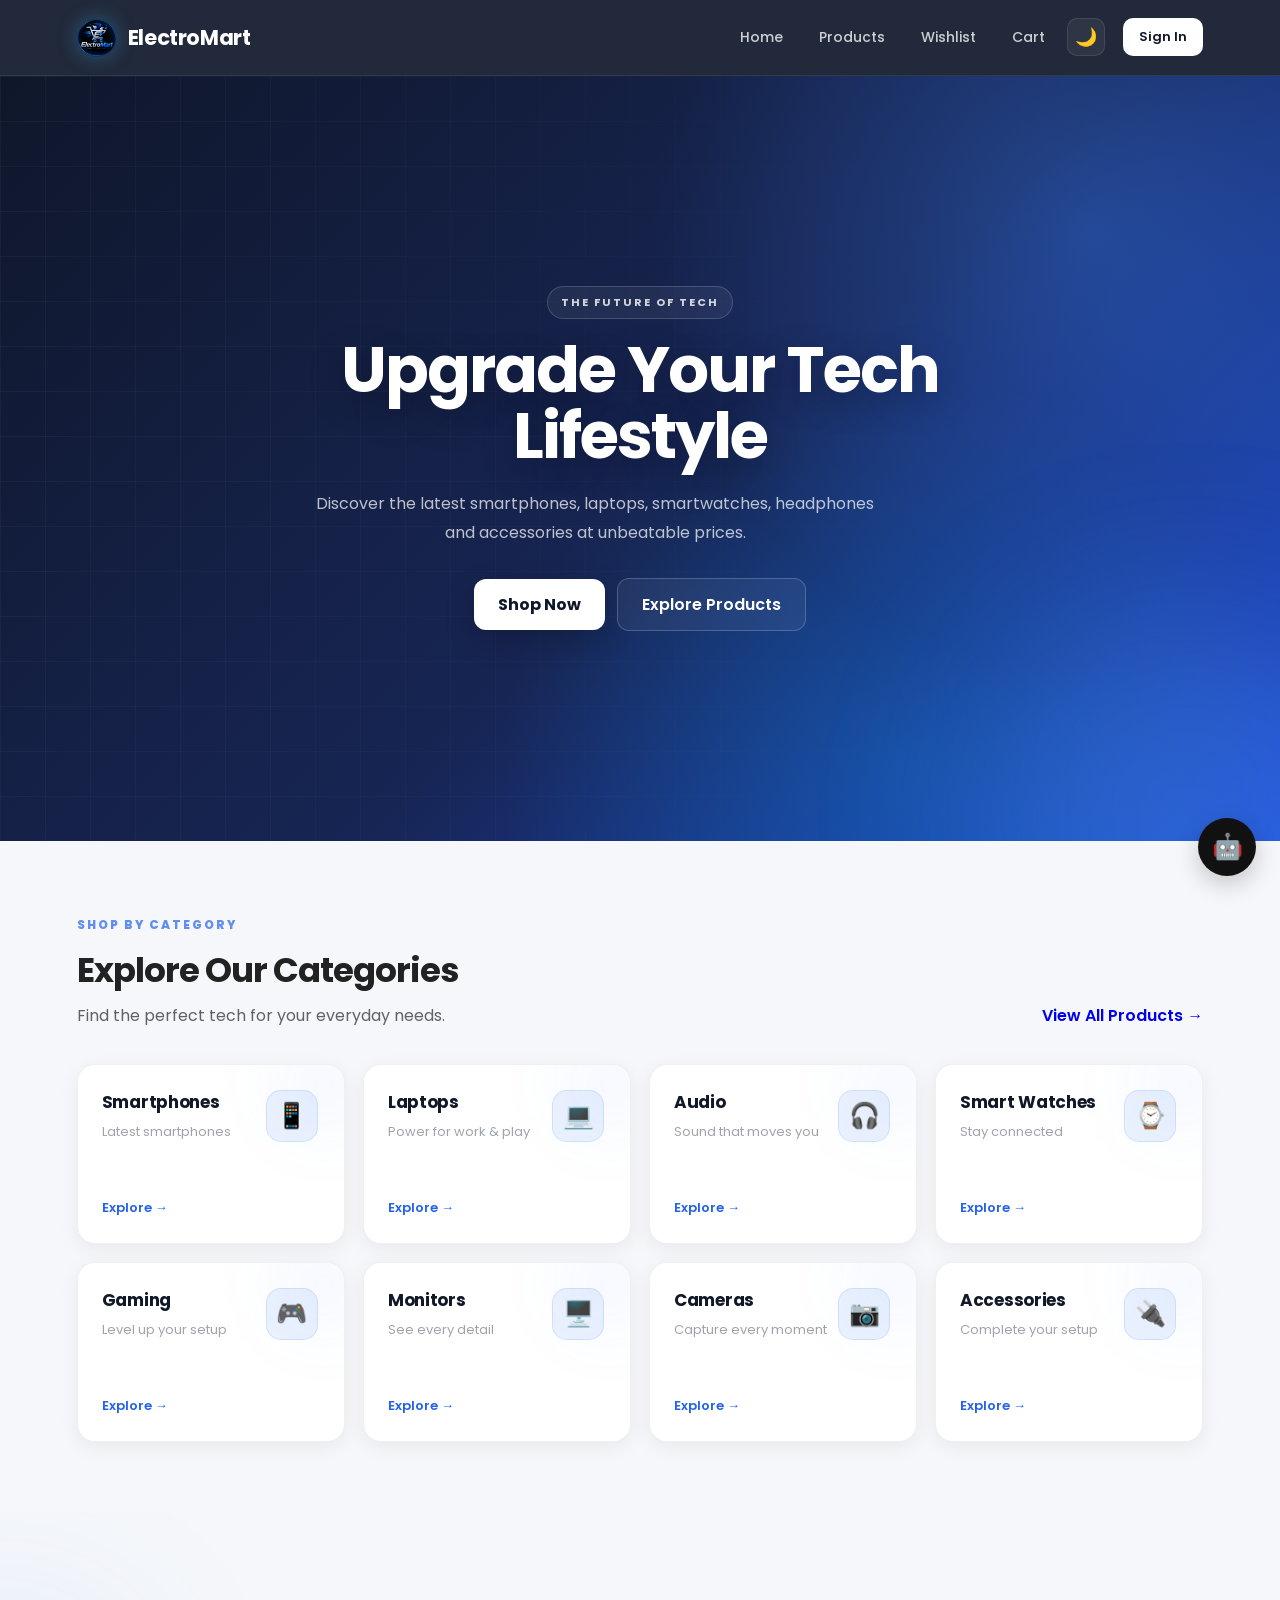
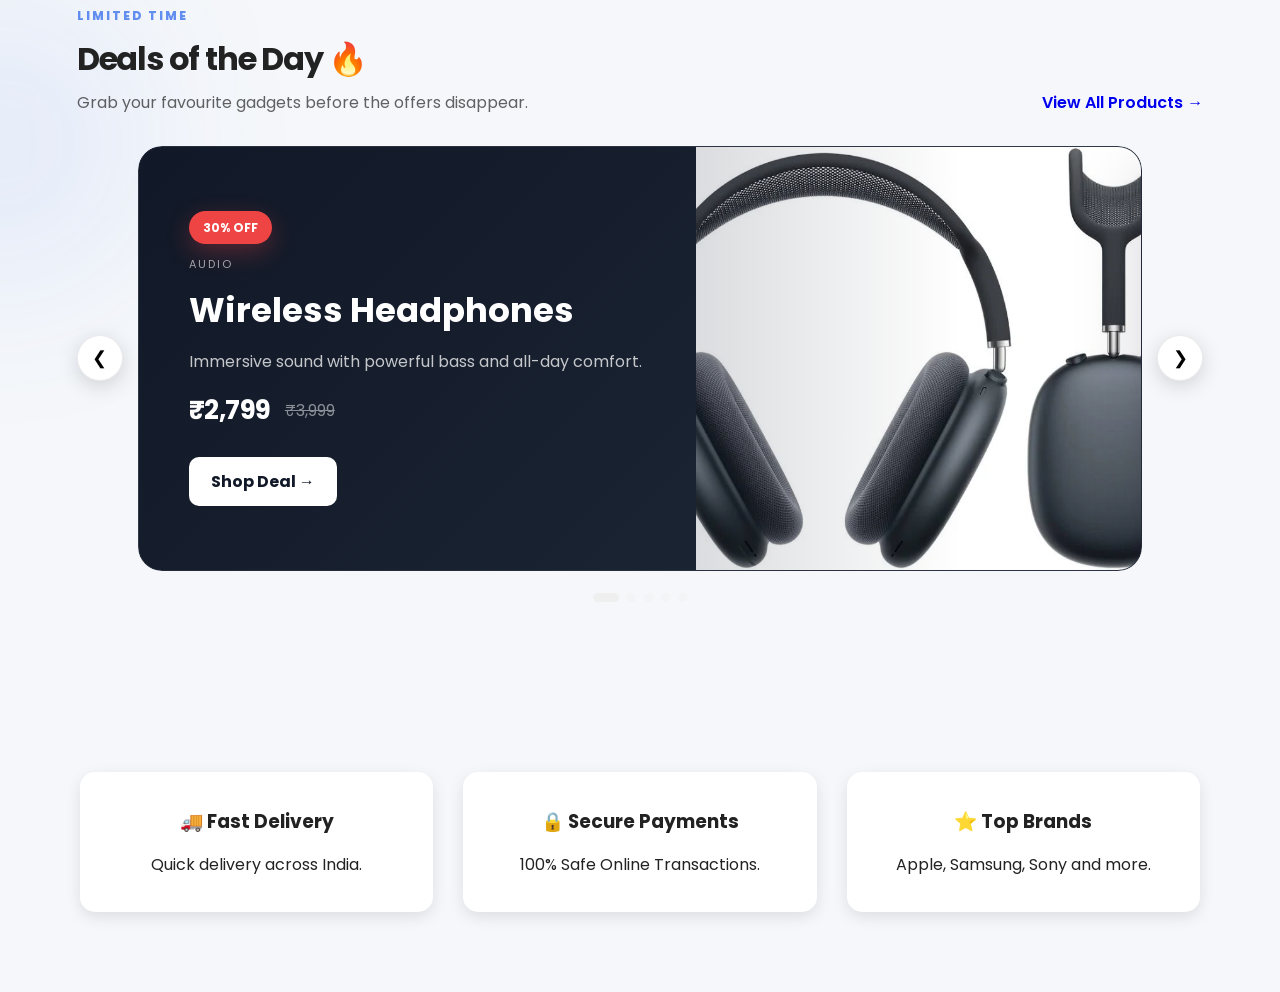
<file: index.html>
<!DOCTYPE html>
<html lang="en">

<head>

    <meta charset="UTF-8">

    <meta name="viewport"
          content="width=device-width, initial-scale=1.0">

    <title>ElectroMart | Home</title>

    <!-- Google Font -->
    <link
        href="https://fonts.googleapis.com/css2?family=Poppins:wght@300;400;500;600;700&display=swap"
        rel="stylesheet"
    >

    <!-- Main CSS -->
    <link rel="stylesheet" href="css/style.css">

    <!-- Responsive CSS -->
    <link rel="stylesheet" href="css/responsive.css">

    <!-- AI Chat CSS -->
    <link rel="stylesheet" href="css/ai-chat.css">

    <!-- Favicon -->
    <link
        rel="icon"
        type="image/png"
        href="images/electromart-logo.png"
    >

</head>


<body>


<!-- =================== NAVBAR =================== -->

<header>

    <nav class="navbar">

        <div class="logo">

            <img
                src="images/electromart-logo.png"
                alt="ElectroMart Logo"
            >

            <span>ElectroMart</span>

        </div>


        <ul class="nav-links">

            <li>
                <a href="index.html">
                    Home
                </a>
            </li>


            <li>
                <a href="products.html">
                    Products
                </a>
            </li>


            <li>
                <a href="wishlist.html">
                    Wishlist
                </a>
            </li>


            <li>
                <a href="cart.html">
                    Cart
                    <span id="cart-count">0</span>
                </a>
            </li>


            <!-- PROFILE -->

            <li id="profile-nav-item">

                <a href="profile.html">
                    Profile
                </a>

            </li>


            <li>

                <button
                    id="theme-toggle"
                    class="theme-toggle"
                    type="button"
                >
                    🌙
                </button>

            </li>


            <!-- SIGN IN / SIGN OUT -->

            <li
                id="auth-nav-item"
                class="signout-item"
            >

                <button
                    type="button"
                    id="auth-nav-button"
                    class="signout-btn"
                >
                    Sign Out
                </button>

            </li>

        </ul>

    </nav>

</header>


<!-- ================= HERO ================= -->

<section class="hero">

    <div class="hero-content">

        <h1>
            Upgrade Your Tech Lifestyle
        </h1>

        <p>
            Discover the latest smartphones, laptops,
            smartwatches, headphones and accessories
            at unbeatable prices.
        </p>


        <div class="hero-buttons">

            <a
                href="products.html"
                class="btn btn-primary"
            >
                Shop Now
            </a>


            <a
                href="products.html"
                class="btn btn-secondary"
            >
                Explore Products
            </a>

        </div>

    </div>

</section>


<!-- ================= CATEGORIES ================= -->

<section class="categories-section">

    <div class="section-heading">

        <div>

            <span class="section-label">
                SHOP BY CATEGORY
            </span>

            <h2>
                Explore Our Categories
            </h2>

            <p>
                Find the perfect tech for your everyday needs.
            </p>

        </div>


        <a
            href="products.html"
            class="view-all-btn"
        >
            View All Products →
        </a>

    </div>


    <div class="categories-grid">


        <!-- SMARTPHONES -->

        <a
            href="products.html?category=smartphones"
            class="category-card"
        >

            <div class="category-icon">
                📱
            </div>

            <h3>
                Smartphones
            </h3>

            <p>
                Latest smartphones
            </p>

            <span>
                Explore →
            </span>

        </a>


        <!-- LAPTOPS -->

        <a
            href="products.html?category=laptops"
            class="category-card"
        >

            <div class="category-icon">
                💻
            </div>

            <h3>
                Laptops
            </h3>

            <p>
                Power for work & play
            </p>

            <span>
                Explore →
            </span>

        </a>


        <!-- AUDIO -->

        <a
            href="products.html?category=audio"
            class="category-card"
        >

            <div class="category-icon">
                🎧
            </div>

            <h3>
                Audio
            </h3>

            <p>
                Sound that moves you
            </p>

            <span>
                Explore →
            </span>

        </a>


        <!-- SMARTWATCHES -->

        <a
            href="products.html?category=smartwatches"
            class="category-card"
        >

            <div class="category-icon">
                ⌚
            </div>

            <h3>
                Smart Watches
            </h3>

            <p>
                Stay connected
            </p>

            <span>
                Explore →
            </span>

        </a>


        <!-- GAMING -->

        <a
            href="products.html?category=gaming"
            class="category-card"
        >

            <div class="category-icon">
                🎮
            </div>

            <h3>
                Gaming
            </h3>

            <p>
                Level up your setup
            </p>

            <span>
                Explore →
            </span>

        </a>


        <!-- MONITORS -->

        <a
            href="products.html?category=monitors"
            class="category-card"
        >

            <div class="category-icon">
                🖥️
            </div>

            <h3>
                Monitors
            </h3>

            <p>
                See every detail
            </p>

            <span>
                Explore →
            </span>

        </a>


        <!-- CAMERAS -->

        <a
            href="products.html?category=cameras"
            class="category-card"
        >

            <div class="category-icon">
                📷
            </div>

            <h3>
                Cameras
            </h3>

            <p>
                Capture every moment
            </p>

            <span>
                Explore →
            </span>

        </a>


        <!-- ACCESSORIES -->

        <a
            href="products.html?category=accessories"
            class="category-card"
        >

            <div class="category-icon">
                🔌
            </div>

            <h3>
                Accessories
            </h3>

            <p>
                Complete your setup
            </p>

            <span>
                Explore →
            </span>

        </a>

    </div>

</section>


<!-- ================= DEALS CAROUSEL ================= -->

<section class="deals-section">

    <div class="section-heading">

        <div>

            <span class="section-label">
                LIMITED TIME
            </span>

            <h2>
                Deals of the Day 🔥
            </h2>

            <p>
                Grab your favourite gadgets before
                the offers disappear.
            </p>

        </div>


        <a
            href="products.html"
            class="view-all-btn"
        >
            View All Products →
        </a>

    </div>


    <div class="deals-carousel">

        <button
            class="carousel-btn carousel-prev"
            id="deal-prev"
            aria-label="Previous deal"
        >
            ❮
        </button>


        <div class="deals-track-wrapper">

            <div
                class="deals-track"
                id="deals-track"
            >


                <!-- DEAL 1 -->

                <article class="deal-card">

                    <div class="deal-content">

                        <span class="deal-tag">
                            30% OFF
                        </span>

                        <span class="deal-category">
                            AUDIO
                        </span>

                        <h3>
                            Wireless Headphones
                        </h3>

                        <p>
                            Immersive sound with powerful
                            bass and all-day comfort.
                        </p>

                        <div class="deal-price">

                            <strong>
                                ₹2,799
                            </strong>

                            <del>
                                ₹3,999
                            </del>

                        </div>

                        <a
                            href="products.html?category=audio"
                            class="deal-btn"
                        >
                            Shop Deal →
                        </a>

                    </div>


                    <div class="deal-image">

                        <img
                            src="images/headphones.jpg"
                            alt="Wireless Headphones"
                        >

                    </div>

                </article>


                <!-- DEAL 2 -->

                <article class="deal-card">

                    <div class="deal-content">

                        <span class="deal-tag">
                            25% OFF
                        </span>

                        <span class="deal-category">
                            SMART TECH
                        </span>

                        <h3>
                            Premium Smartwatch
                        </h3>

                        <p>
                            Track your fitness, calls and
                            everyday activities in style.
                        </p>

                        <div class="deal-price">

                            <strong>
                                ₹3,749
                            </strong>

                            <del>
                                ₹4,999
                            </del>

                        </div>

                        <a
                            href="products.html?category=smartwatches"
                            class="deal-btn"
                        >
                            Shop Deal →
                        </a>

                    </div>


                    <div class="deal-image">

                        <img
                            src="images/smartwatch.jpg"
                            alt="Smartwatch"
                        >

                    </div>

                </article>


                <!-- DEAL 3 -->

                <article class="deal-card">

                    <div class="deal-content">

                        <span class="deal-tag">
                            20% OFF
                        </span>

                        <span class="deal-category">
                            COMPUTING
                        </span>

                        <h3>
                            Premium Laptop
                        </h3>

                        <p>
                            Powerful performance for work,
                            creativity and entertainment.
                        </p>

                        <div class="deal-price">

                            <strong>
                                ₹59,999
                            </strong>

                            <del>
                                ₹74,999
                            </del>

                        </div>

                        <a
                            href="products.html?category=laptops"
                            class="deal-btn"
                        >
                            Shop Deal →
                        </a>

                    </div>


                    <div class="deal-image">

                        <img
                            src="images/laptop.jpg"
                            alt="Laptop"
                        >

                    </div>

                </article>


                <!-- DEAL 4 -->

                <article class="deal-card">

                    <div class="deal-content">

                        <span class="deal-tag">
                            35% OFF
                        </span>

                        <span class="deal-category">
                            GAMING
                        </span>

                        <h3>
                            Mechanical Keyboard
                        </h3>

                        <p>
                            Fast response, satisfying switches
                            and a premium gaming feel.
                        </p>

                        <div class="deal-price">

                            <strong>
                                ₹2,599
                            </strong>

                            <del>
                                ₹3,999
                            </del>

                        </div>

                        <a
                            href="products.html?category=gaming"
                            class="deal-btn"
                        >
                            Shop Deal →
                        </a>

                    </div>


                    <div class="deal-image">

                        <img
                            src="images/mechanical-keyboard.jpg"
                            alt="Mechanical Keyboard"
                        >

                    </div>

                </article>


                <!-- DEAL 5 -->

                <article class="deal-card">

                    <div class="deal-content">

                        <span class="deal-tag">
                            40% OFF
                        </span>

                        <span class="deal-category">
                            ACCESSORIES
                        </span>

                        <h3>
                            Wireless Mouse
                        </h3>

                        <p>
                            Smooth precision and ergonomic
                            comfort for everyday use.
                        </p>

                        <div class="deal-price">

                            <strong>
                                ₹899
                            </strong>

                            <del>
                                ₹1,499
                            </del>

                        </div>

                        <a
                            href="products.html?category=accessories"
                            class="deal-btn"
                        >
                            Shop Deal →
                        </a>

                    </div>


                    <div class="deal-image">

                        <img
                            src="images/wireless-mouse.jpg"
                            alt="Wireless Mouse"
                        >

                    </div>

                </article>

            </div>

        </div>


        <button
            class="carousel-btn carousel-next"
            id="deal-next"
            aria-label="Next deal"
        >
            ❯
        </button>

    </div>


    <div
        class="carousel-dots"
        id="carousel-dots"
    >

        <button
            class="carousel-dot active"
            data-slide="0"
            aria-label="Go to deal 1"
        ></button>

        <button
            class="carousel-dot"
            data-slide="1"
            aria-label="Go to deal 2"
        ></button>

        <button
            class="carousel-dot"
            data-slide="2"
            aria-label="Go to deal 3"
        ></button>

        <button
            class="carousel-dot"
            data-slide="3"
            aria-label="Go to deal 4"
        ></button>

        <button
            class="carousel-dot"
            data-slide="4"
            aria-label="Go to deal 5"
        ></button>

    </div>

</section>


<!-- ================= FEATURES ================= -->

<section class="features">

    <div class="feature-box">

        <h3>
            🚚 Fast Delivery
        </h3>

        <p>
            Quick delivery across India.
        </p>

    </div>


    <div class="feature-box">

        <h3>
            🔒 Secure Payments
        </h3>

        <p>
            100% Safe Online Transactions.
        </p>

    </div>


    <div class="feature-box">

        <h3>
            ⭐ Top Brands
        </h3>

        <p>
            Apple, Samsung, Sony and more.
        </p>

    </div>

</section>


<!-- =========================================================
     ELECTROMART AI CHAT
========================================================= -->

<!-- Floating AI Chat Button -->

<button
    type="button"
    class="ai-chat-button"
    id="ai-chat-button"
    aria-label="Open ElectroMart AI assistant"
    title="ElectroMart AI"
>
    🤖
</button>


<!-- AI Chat Window -->

<div
    class="ai-chat-window"
    id="ai-chat-window"
    aria-hidden="true"
>


    <!-- CHAT HEADER -->

    <div class="ai-chat-header">

        <div class="ai-chat-header-left">

            <div class="ai-chat-avatar">
                🤖
            </div>


            <div class="ai-chat-title">

                <strong>
                    ElectroMart AI
                </strong>

                <span>
                    Shopping Assistant
                </span>

            </div>

        </div>


        <button
            type="button"
            class="ai-chat-close"
            id="ai-chat-close"
            aria-label="Close chat"
        >
            ×
        </button>

    </div>


    <!-- CHAT MESSAGES -->

    <div
        class="ai-chat-messages"
        id="ai-chat-messages"
        aria-live="polite"
    >

        <div class="ai-message">
            👋 Hi! I'm ElectroMart AI. How can I help you find the right gadget today?
        </div>

    </div>


    <!-- QUICK SUGGESTIONS -->

    <div
        class="ai-chat-suggestions"
        id="ai-chat-suggestions"
    >

        <button
            type="button"
            data-message="Show me the best laptops"
        >
            💻 Best Laptops
        </button>

        <button
            type="button"
            data-message="Show me headphones"
        >
            🎧 Headphones
        </button>

        <button
            type="button"
            data-message="What are today's deals?"
        >
            🔥 Today's Deals
        </button>

        <button
            type="button"
            data-message="Help me choose a product"
        >
            🛍️ Help Me Choose
        </button>

    </div>


    <!-- INPUT AREA -->

    <form
        class="ai-chat-input-area"
        id="ai-chat-form"
    >

        <input
            type="text"
            class="ai-chat-input"
            id="ai-chat-input"
            placeholder="Ask about our products..."
            autocomplete="off"
            aria-label="Ask ElectroMart AI"
        >


        <button
            type="submit"
            class="ai-chat-send"
            id="ai-chat-send"
            aria-label="Send message"
        >
            ➤
        </button>

    </form>

</div>


<!-- ================= JAVASCRIPT ================= -->

<script src="css/js/main.js"></script>

<script src="css/js/deals.js"></script>

<!-- AI Chat JavaScript -->
<script src="css/js/ai-chat.js"></script>


</body>

</html>
</file>
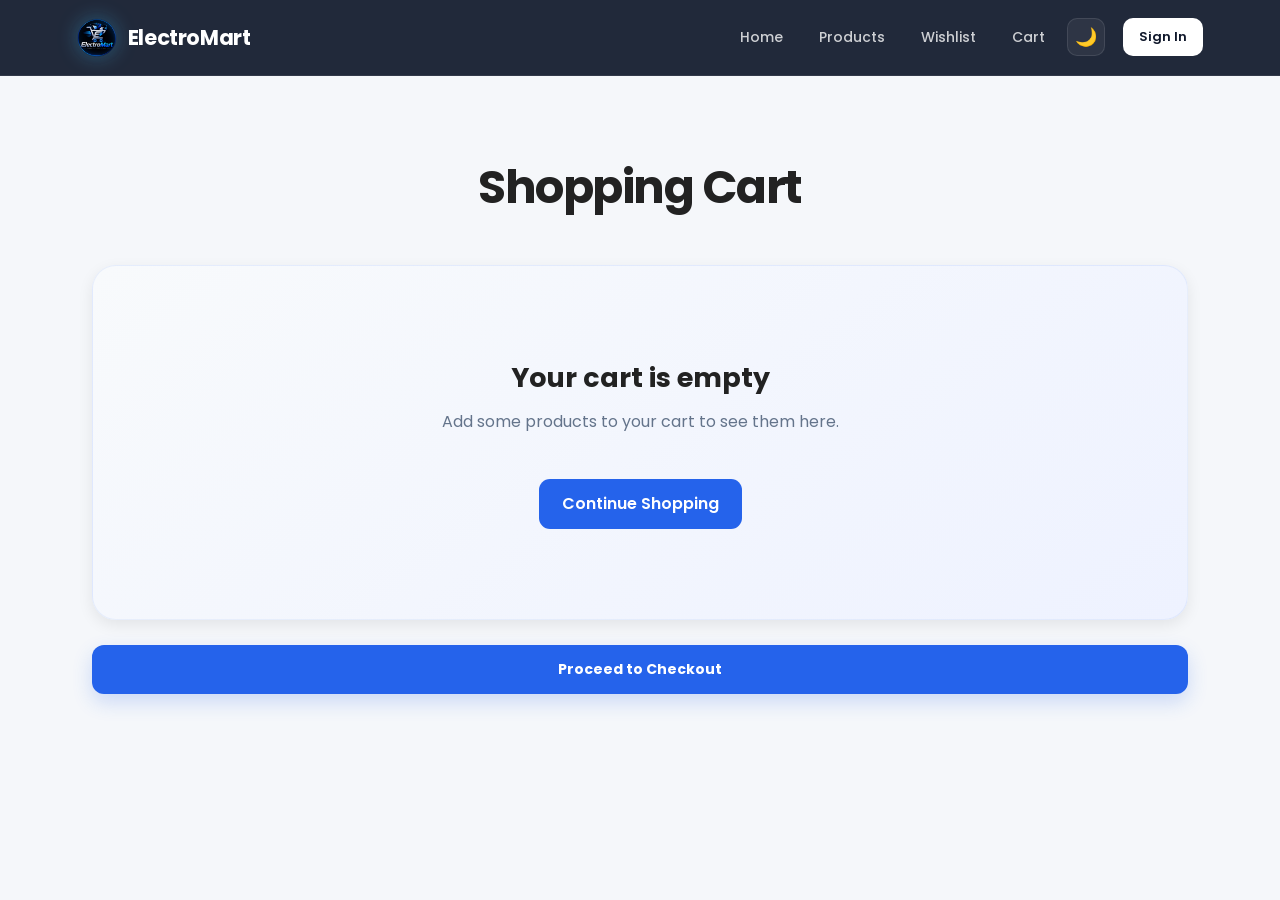
<file: cart.html>
<!DOCTYPE html>
<html lang="en">

<head>

    <meta charset="UTF-8">

    <meta name="viewport" content="width=device-width, initial-scale=1.0">

    <title>ElectroMart | Cart</title>

    <link href="https://fonts.googleapis.com/css2?family=Poppins:wght@300;400;500;600;700&display=swap"
        rel="stylesheet">

    <link rel="stylesheet" href="css/style.css">
    <link rel="stylesheet" href="css/responsive.css">
    <link rel="icon" type="image/png" href="images/electromart-logo.png">

</head>

<body>

    <!-- ================= NAVBAR ================= -->

    <header>

        <nav class="navbar">
            <div class="logo">
                <img src="images/electromart-logo.png" alt="ElectroMart Logo">
                <span>ElectroMart</span>
            </div>
        
            <ul class="nav-links">
        
                <li>
                    <a href="index.html">Home</a>
                </li>
        
                <li>
                    <a href="products.html">Products</a>
                </li>
        
                <li>
                    <a href="wishlist.html">Wishlist</a>
                </li>
        
                <li>
                    <a href="cart.html">
                        Cart
                        <span id="cart-count">0</span>
                    </a>
                </li>
        
                <li>
                    <button id="theme-toggle" class="theme-toggle" type="button">
                        🌙
                    </button>
                </li>
        
                <li id="auth-nav-item" class="signout-item">
                    <button
                        type="button"
                        id="auth-nav-button"
                        class="signout-btn"
                    >
                        Sign Out
                    </button>
                </li>
        
            </ul>
        
        </nav>

    </header>


    <!-- ================= CART ================= -->

    <main class="cart-section">

        <h1>Shopping Cart</h1>

        <div id="cart-container"></div>

        <div id="cart-summary"></div>
        <div class="checkout-section">

            <button
                id="checkout-btn"
                class="checkout-btn"
            >
                Proceed to Checkout
            </button>
        
        </div>

    </main>


    <!-- ================= JAVASCRIPT ================= -->

    <script src="css/js/cart.js"></script>
    <script src="css/js/main.js"></script>

</body>

</html>
</file>
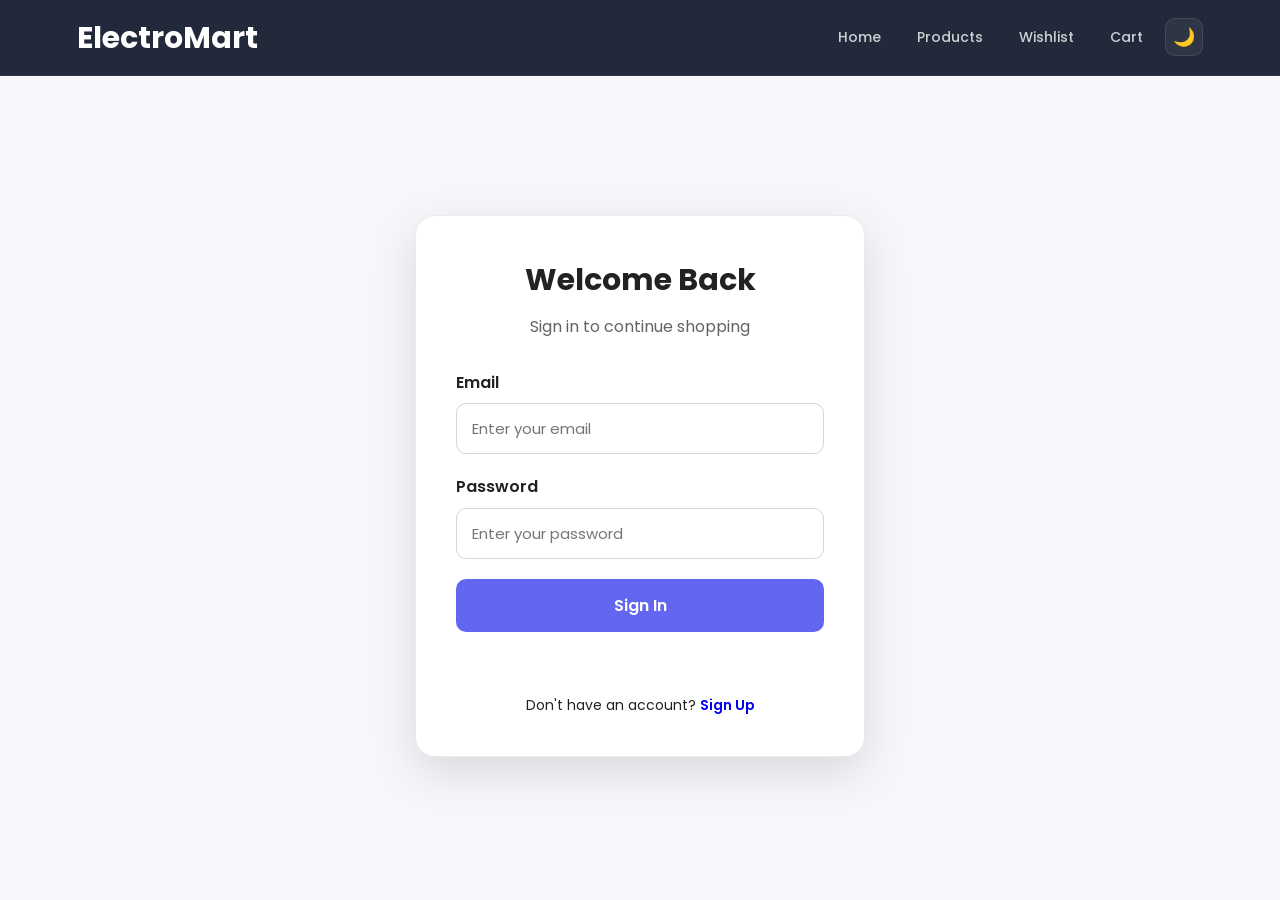
<file: checkout.html>
<!DOCTYPE html>
<html lang="en">

<head>

    <meta charset="UTF-8">

    <meta
        name="viewport"
        content="width=device-width, initial-scale=1.0"
    >

    <title>ElectroMart | Checkout</title>


    <!-- Google Font -->

    <link
        href="https://fonts.googleapis.com/css2?family=Poppins:wght@300;400;500;600;700&display=swap"
        rel="stylesheet"
    >


    <!-- Main CSS -->

    <link
        rel="stylesheet"
        href="css/style.css"
    >


    <!-- Checkout CSS -->

    <link
        rel="stylesheet"
        href="css/checkout.css"
    >


    <!-- Responsive CSS -->

    <link
        rel="stylesheet"
        href="css/responsive.css"
    >


    <!-- Favicon -->

    <link
        rel="icon"
        type="image/png"
        href="images/electromart-logo.png"
    >

</head>


<body>


<!-- =========================
     NAVBAR
========================= -->

<header>

    <nav class="navbar">


        <div class="logo">

            <img
                src="images/electromart-logo.png"
                alt="ElectroMart Logo"
            >

            <span>
                ElectroMart
            </span>

        </div>


        <ul class="nav-links">

            <li>
                <a href="index.html">
                    Home
                </a>
            </li>


            <li>
                <a href="products.html">
                    Products
                </a>
            </li>


            <li>
                <a href="wishlist.html">
                    Wishlist
                </a>
            </li>


            <li>
                <a href="cart.html">
                    Cart
                    <span id="cart-count">
                        0
                    </span>
                </a>
            </li>


            <li>

                <button
                    id="theme-toggle"
                    class="theme-toggle"
                    type="button"
                    aria-label="Toggle dark mode"
                >
                    🌙
                </button>

            </li>

        </ul>

    </nav>

</header>



<!-- =========================
     CHECKOUT PAGE
========================= -->

<main class="checkout-page">


    <!-- PAGE HEADER -->

    <div class="checkout-header">

        <span class="checkout-label">
            SECURE CHECKOUT
        </span>

        <h1>
            Complete Your Order
        </h1>

        <p>
            Enter your delivery details and choose your preferred
            payment method.
        </p>

    </div>



    <!-- CHECKOUT LAYOUT -->

    <div class="checkout-layout">


        <!-- =========================
             DELIVERY DETAILS
        ========================== -->

        <section class="checkout-card">


            <div class="checkout-card-header">

                <div class="checkout-icon">
                    📦
                </div>

                <div>

                    <h2>
                        Delivery Details
                    </h2>

                    <p>
                        Where should we deliver your order?
                    </p>

                </div>

            </div>


            <!-- USER -->

            <p
                id="welcome-user"
                class="welcome-user"
            >
            </p>


            <form id="checkout-form">


                <!-- FULL NAME -->

                <div class="form-group">

                    <label for="name">
                        Full Name
                    </label>

                    <input
                        type="text"
                        id="name"
                        placeholder="Enter your full name"
                        autocomplete="name"
                        required
                    >

                </div>



                <!-- ADDRESS -->

                <div class="form-group">

                    <label for="address">
                        Delivery Address
                    </label>

                    <textarea
                        id="address"
                        rows="5"
                        placeholder="Enter your complete delivery address"
                        autocomplete="street-address"
                        required
                    ></textarea>

                </div>



                <!-- PAYMENT -->

                <div class="form-group">

                    <label for="payment">
                        Payment Method
                    </label>

                    <select
                        id="payment"
                        required
                    >

                        <option value="Cash on Delivery">
                            Cash on Delivery
                        </option>

                        <option value="UPI">
                            UPI
                        </option>

                        <option value="Credit Card">
                            Credit Card
                        </option>

                    </select>

                </div>



                <!-- SECURITY NOTE -->

                <div class="checkout-security">

                    <span>
                        🔒
                    </span>

                    <p>
                        Your information is securely handled
                        and protected.
                    </p>

                </div>



                <!-- PLACE ORDER -->

                <button
                    type="submit"
                    class="checkout-btn"
                >

                    <span>
                        Place Order
                    </span>

                    <span>
                        →
                    </span>

                </button>


            </form>

        </section>



        <!-- =========================
             ORDER SUMMARY
        ========================== -->

        <aside class="order-summary-card">


            <div class="summary-header">

                <div>

                    <span class="summary-label">
                        YOUR ORDER
                    </span>

                    <h2>
                        Order Summary
                    </h2>

                </div>

                <span
                    id="checkout-item-count"
                    class="item-count"
                >
                    0 Items
                </span>

            </div>


            <!-- CART ITEMS -->

            <div
                id="checkout-items"
                class="checkout-items"
            >

                <!-- Items will be loaded by JavaScript -->

            </div>


            <!-- SUMMARY DIVIDER -->

            <div class="summary-divider">
            </div>


            <!-- PRICE DETAILS -->

            <div class="summary-row">

                <span>
                    Subtotal
                </span>

                <strong id="checkout-subtotal">
                    ₹0
                </strong>

            </div>


            <div class="summary-row">

                <span>
                    Delivery
                </span>

                <strong class="free-delivery">
                    FREE
                </strong>

            </div>


            <div class="summary-row">

                <span>
                    Discount
                </span>

                <strong
                    id="checkout-discount"
                    class="discount-value"
                >
                    ₹0
                </strong>

            </div>


            <div class="summary-divider">
            </div>


            <!-- FINAL TOTAL -->

            <div class="summary-total">

                <span>
                    Total
                </span>

                <strong id="checkout-total">
                    ₹0
                </strong>

            </div>


            <!-- BENEFITS -->

            <div class="checkout-benefits">

                <div>

                    <span>
                        ✓
                    </span>

                    <p>
                        Free delivery across India
                    </p>

                </div>


                <div>

                    <span>
                        ✓
                    </span>

                    <p>
                        Secure payment processing
                    </p>

                </div>


                <div>

                    <span>
                        ✓
                    </span>

                    <p>
                        Easy order tracking
                    </p>

                </div>

            </div>


        </aside>

    </div>


</main>



<!-- =========================
     JAVASCRIPT
========================= -->

<script src="css/js/main.js"></script>

<script src="css/js/checkout.js"></script>


</body>

</html>
</file>
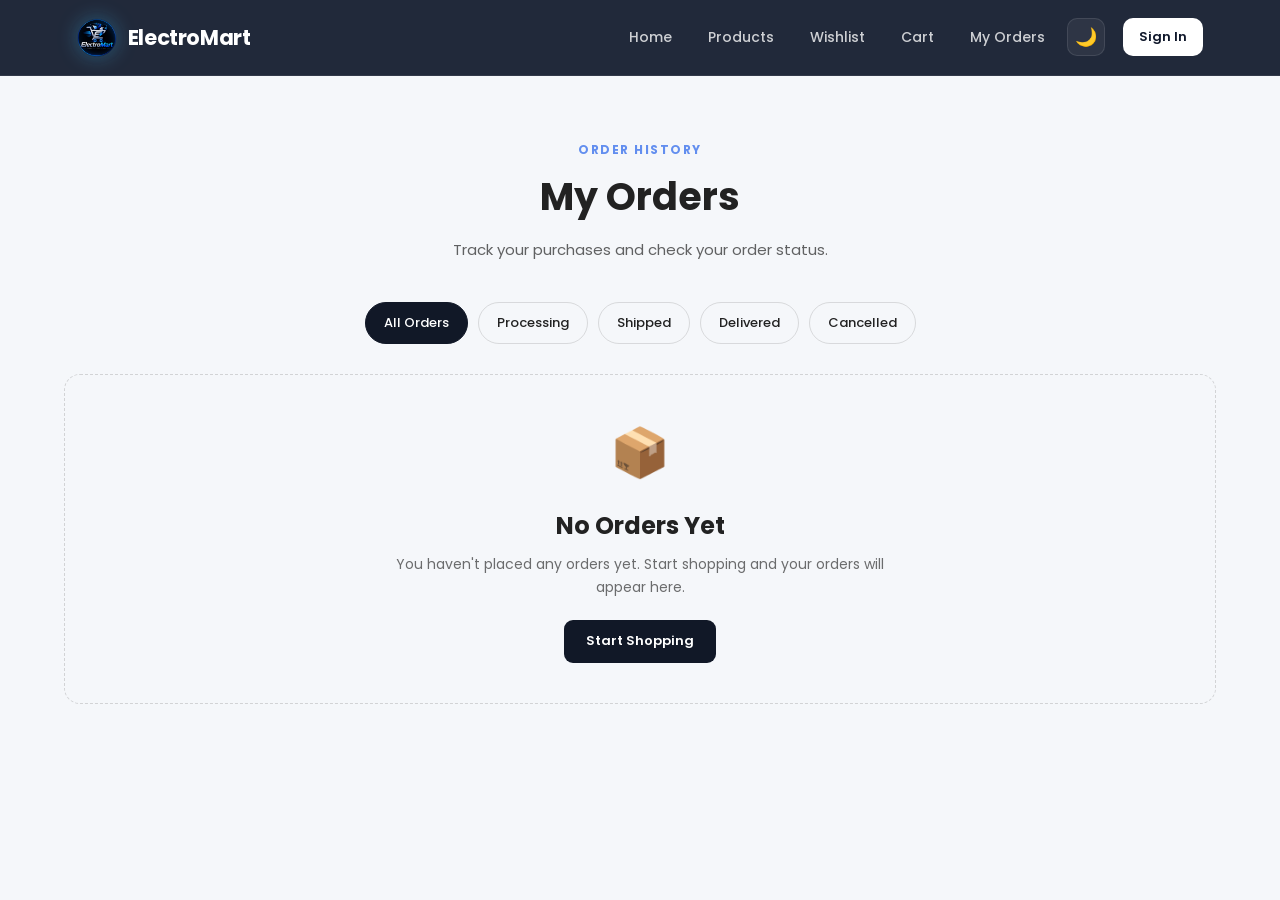
<file: orders.html>
<!DOCTYPE html>
<html lang="en">

<head>

    <meta charset="UTF-8">

    <meta
        name="viewport"
        content="width=device-width, initial-scale=1.0"
    >

    <title>ElectroMart | My Orders</title>

    <!-- Google Font -->
    <link
        href="https://fonts.googleapis.com/css2?family=Poppins:wght@300;400;500;600;700&display=swap"
        rel="stylesheet"
    >

    <!-- Main CSS -->
    <link
        rel="stylesheet"
        href="css/style.css"
    >

    <!-- Responsive CSS -->
    <link
        rel="stylesheet"
        href="css/responsive.css"
    >

    <!-- Orders CSS -->
    <link
        rel="stylesheet"
        href="css/orders.css"
    >

    <!-- Favicon -->
    <link
        rel="icon"
        type="image/png"
        href="images/electromart-logo.png"
    >

</head>


<body>


<!-- =========================
     NAVBAR
========================= -->

<header>

    <nav class="navbar">

        <!-- LOGO -->

        <div class="logo">

            <img
                src="images/electromart-logo.png"
                alt="ElectroMart Logo"
            >

            <span>
                ElectroMart
            </span>

        </div>


        <!-- NAVIGATION -->

        <ul class="nav-links">

            <li>
                <a href="index.html">
                    Home
                </a>
            </li>

            <li>
                <a href="products.html">
                    Products
                </a>
            </li>

            <li>
                <a href="wishlist.html">
                    Wishlist
                </a>
            </li>

            <li>
                <a href="cart.html">

                    Cart

                    <span id="cart-count">
                        0
                    </span>

                </a>
            </li>

            <li>

                <a
                    href="orders.html"
                    class="active"
                >
                    My Orders
                </a>

            </li>

            <li>

                <button
                    id="theme-toggle"
                    class="theme-toggle"
                    type="button"
                >
                    🌙
                </button>

            </li>

            <li
                id="auth-nav-item"
                class="signout-item"
            >

                <button
                    type="button"
                    id="auth-nav-button"
                    class="signout-btn"
                >
                    Sign Out
                </button>

            </li>

        </ul>

    </nav>

</header>



<!-- =========================
     ORDERS PAGE
========================= -->

<main class="orders-page">


    <!-- PAGE HEADER -->

    <section class="orders-header">

        <span class="section-label">
            ORDER HISTORY
        </span>

        <h1>
            My Orders
        </h1>

        <p>
            Track your purchases and check your order status.
        </p>

    </section>



    <!-- =========================
         ORDER FILTERS
    ========================= -->

    <section class="orders-controls">

        <div class="orders-filter">

            <button
                class="order-filter-btn active"
                data-status="all"
            >
                All Orders
            </button>

            <button
                class="order-filter-btn"
                data-status="processing"
            >
                Processing
            </button>

            <button
                class="order-filter-btn"
                data-status="shipped"
            >
                Shipped
            </button>

            <button
                class="order-filter-btn"
                data-status="delivered"
            >
                Delivered
            </button>

            <button
                class="order-filter-btn"
                data-status="cancelled"
            >
                Cancelled
            </button>

        </div>

    </section>



    <!-- =========================
         ORDERS CONTAINER
    ========================= -->

    <section
        id="orders-container"
        class="orders-container"
    >

        <!-- Orders will be loaded by orders.js -->

    </section>



    <!-- =========================
         EMPTY ORDERS
    ========================= -->

    <section
        id="empty-orders"
        class="empty-orders"
        style="display: none;"
    >

        <div class="empty-orders-icon">
            📦
        </div>

        <h2>
            No Orders Yet
        </h2>

        <p>
            You haven't placed any orders yet.
            Start shopping and your orders will appear here.
        </p>

        <a
            href="products.html"
            class="orders-shop-btn"
        >
            Start Shopping
        </a>

    </section>


</main>



<!-- =========================
     JAVASCRIPT
========================= -->

<script src="css/js/main.js"></script>

<script src="css/js/orders.js"></script>


</body>

</html>
</file>
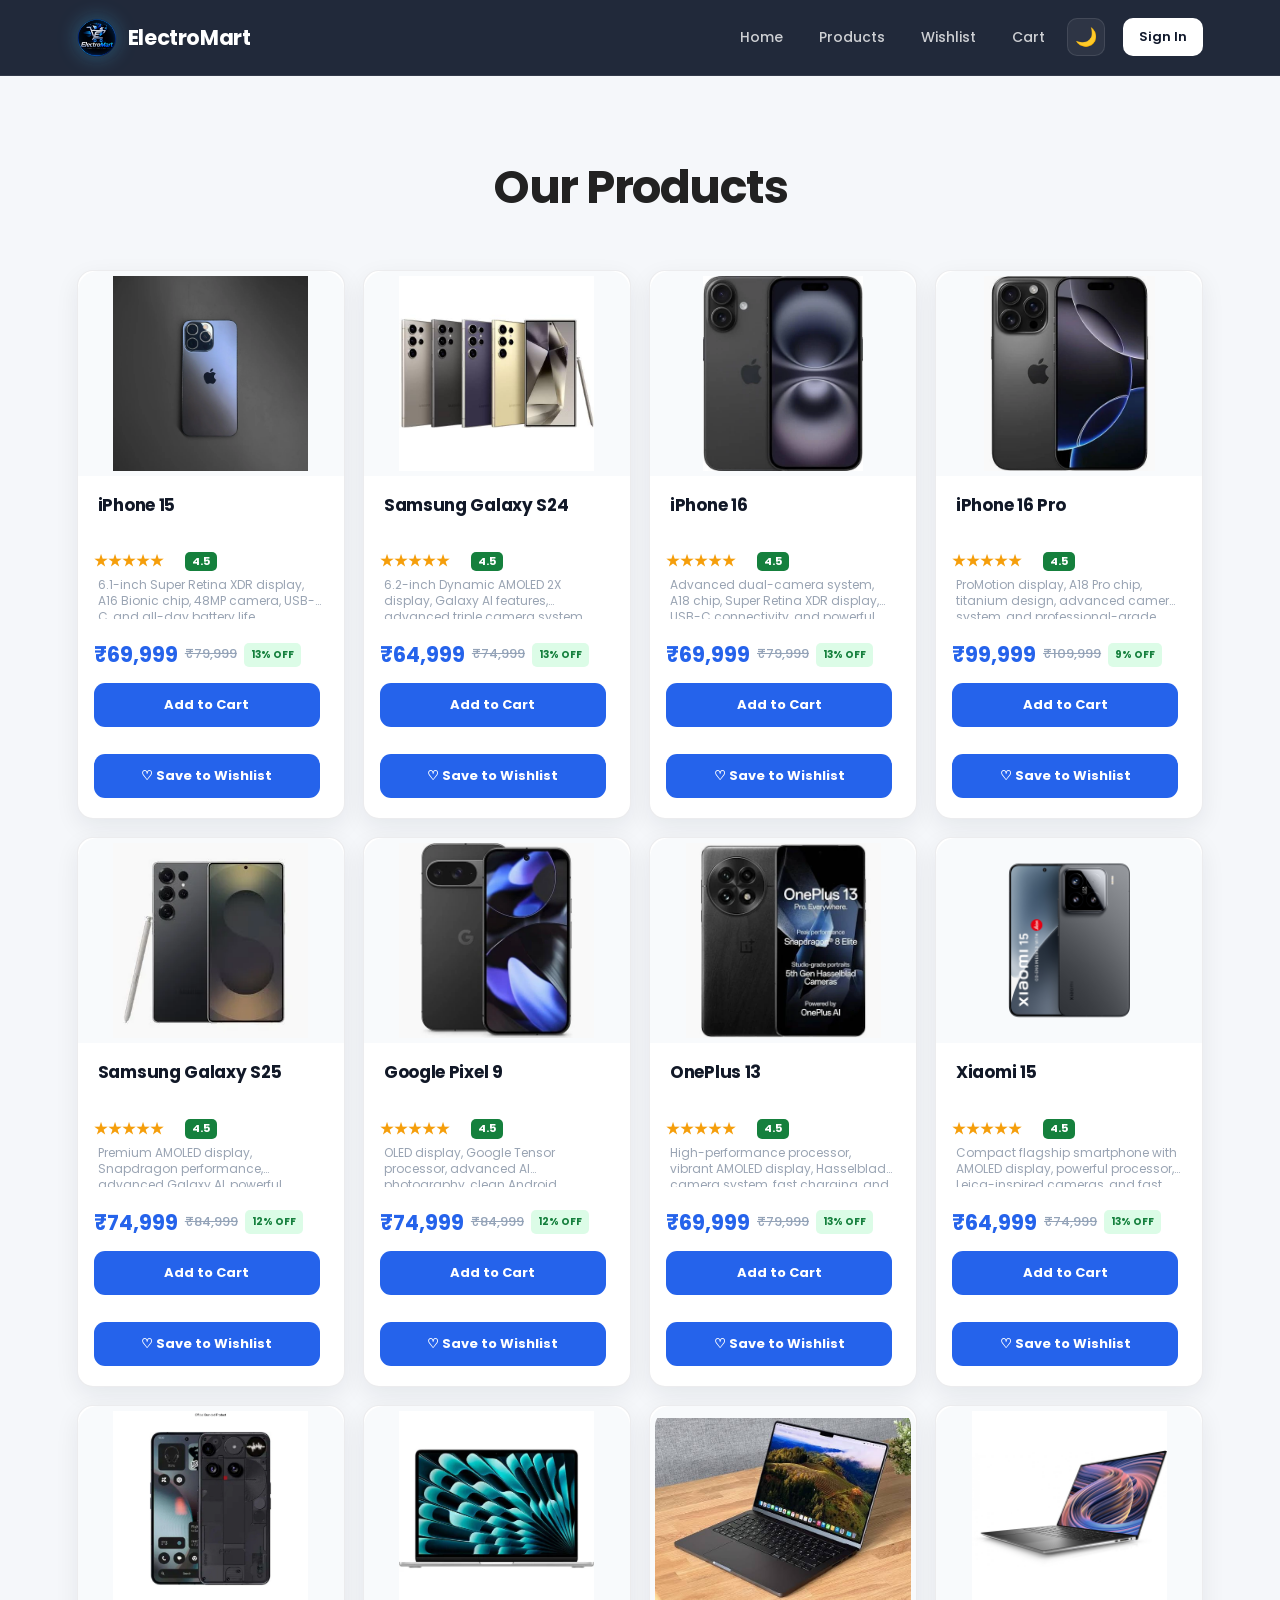
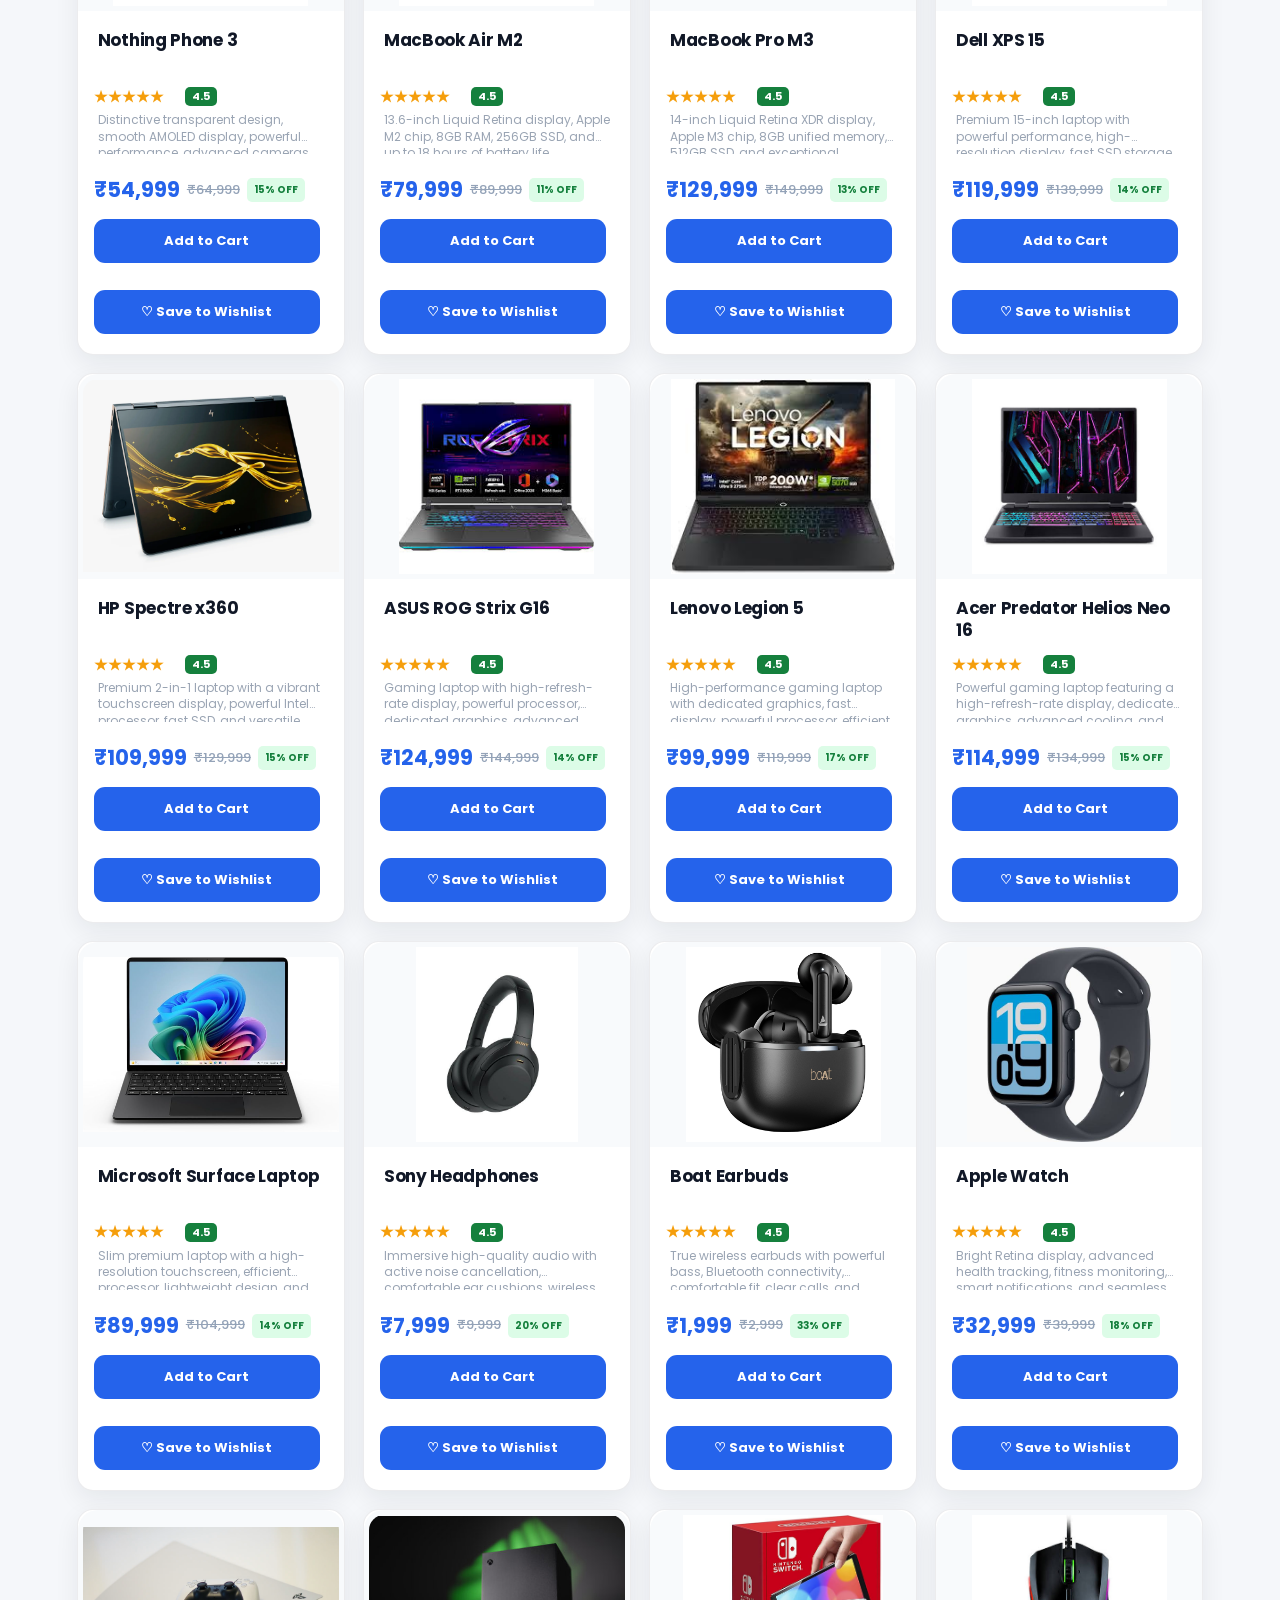
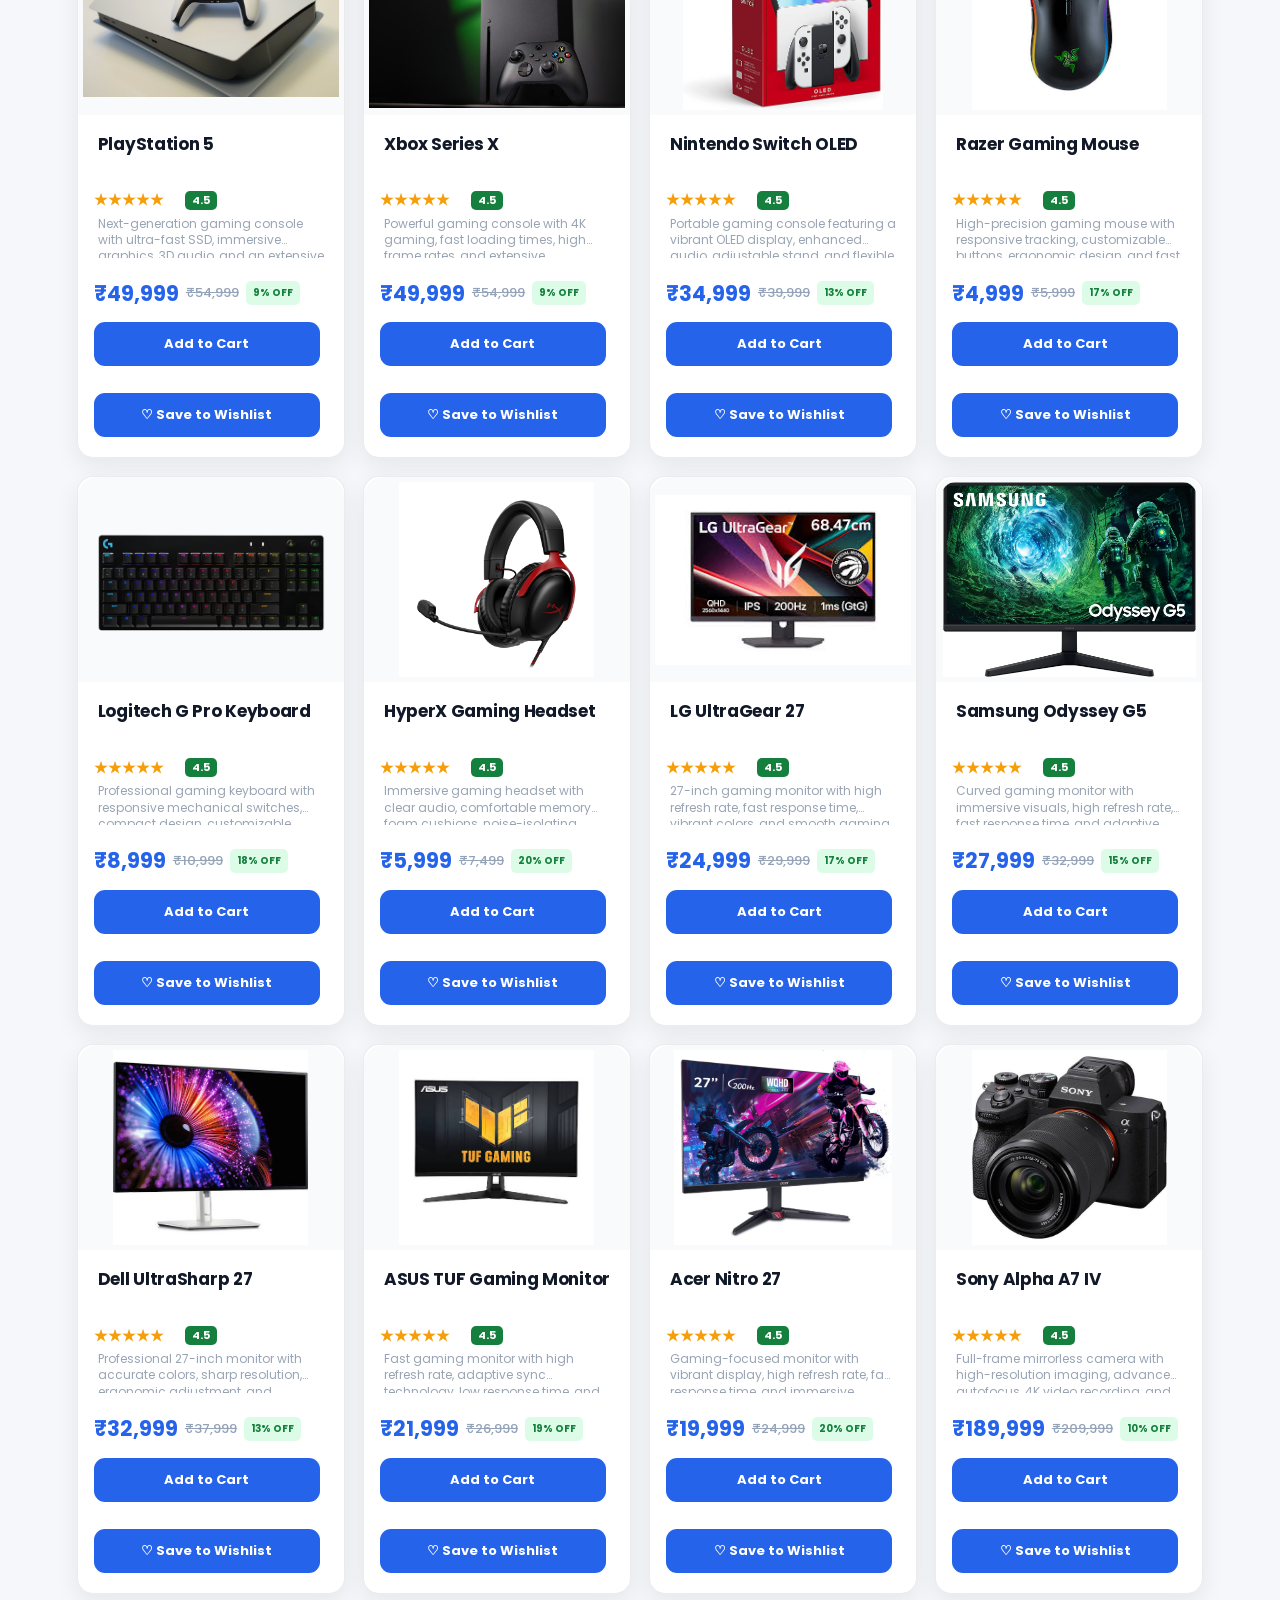
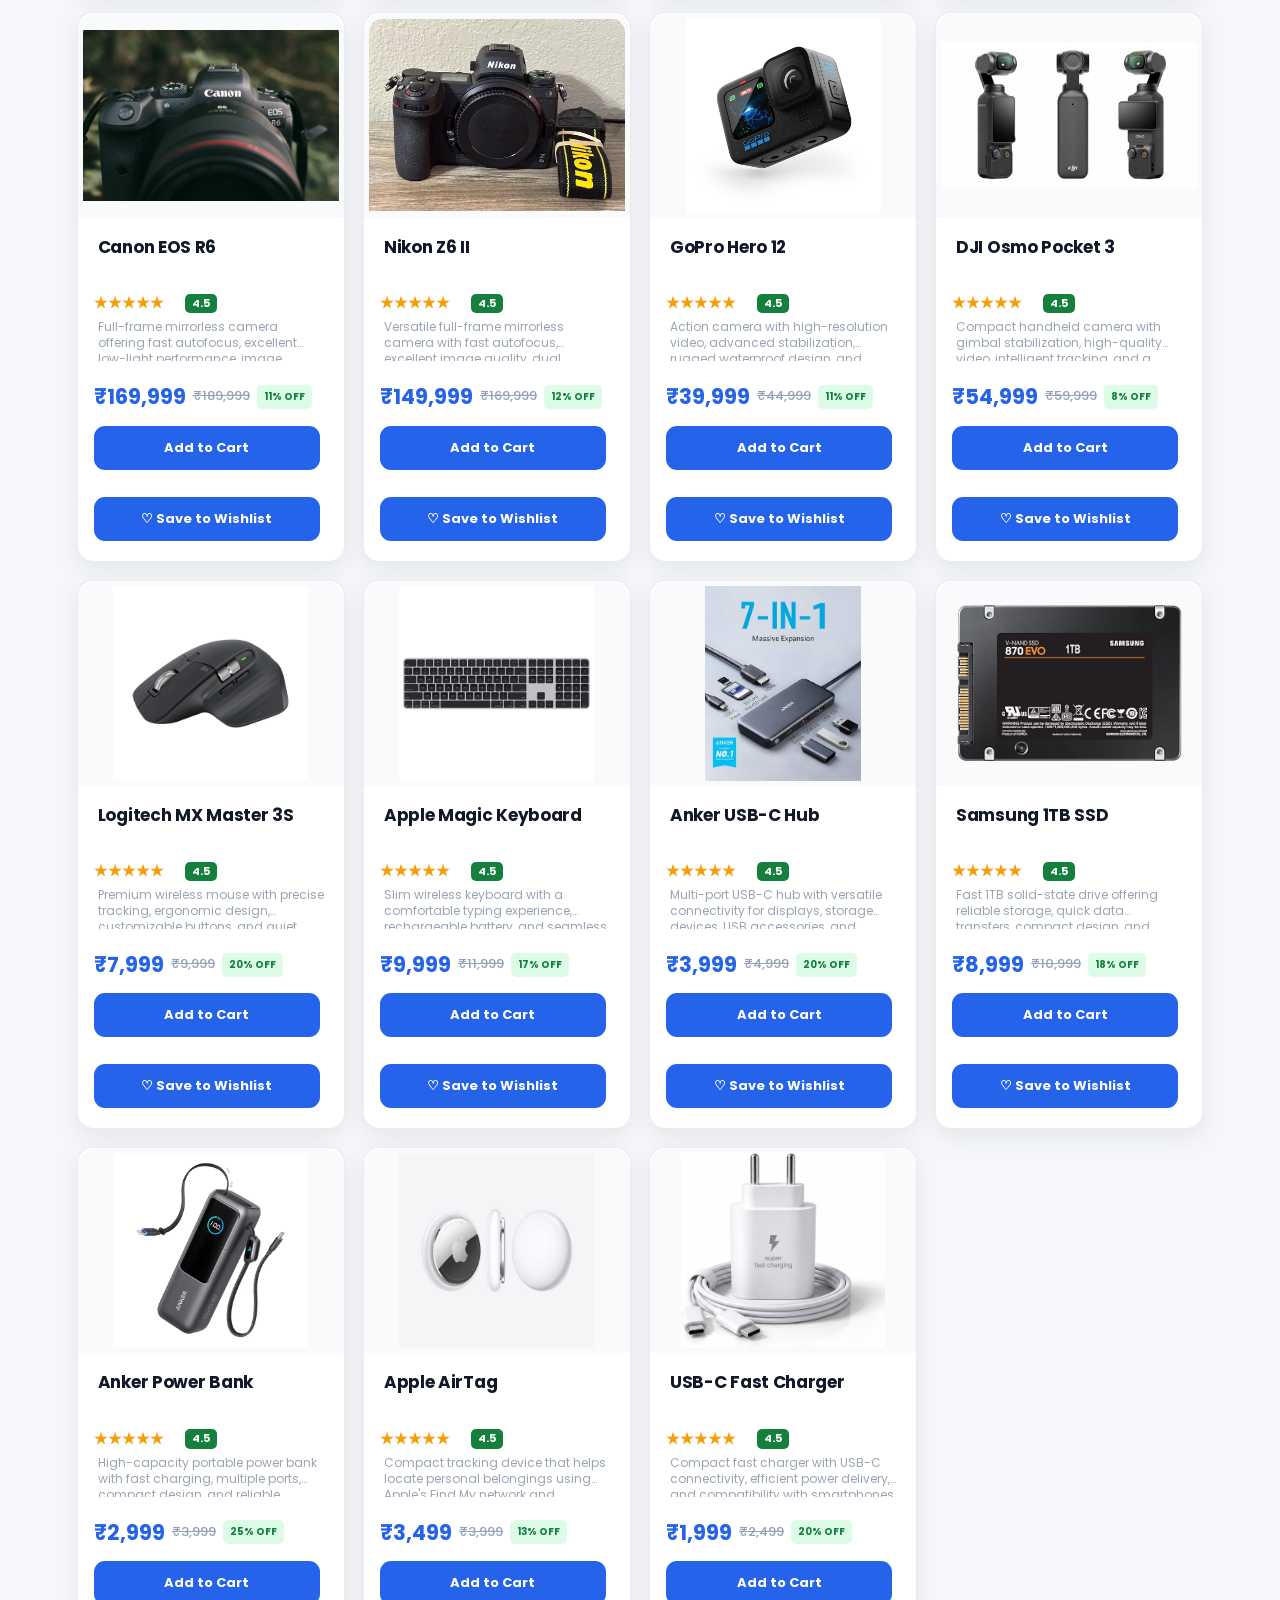
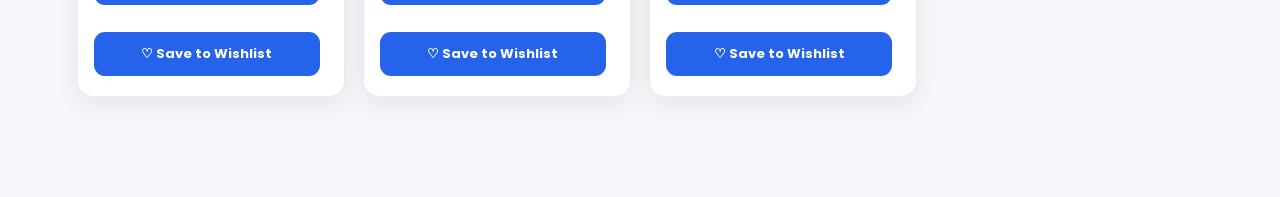
<file: products.html>
<!DOCTYPE html>
<html lang="en">

<head>
    <meta charset="UTF-8">
    <meta name="viewport" content="width=device-width, initial-scale=1.0">
    <title>ElectroMart | Products</title>

    <!-- Google Font -->
    <link href="https://fonts.googleapis.com/css2?family=Poppins:wght@300;400;500;600;700&display=swap"
        rel="stylesheet">

    <!-- CSS -->
    <link rel="stylesheet" href="css/style.css">
    <link rel="stylesheet" href="css/responsive.css">
    <link rel="icon" type="image/png" href="images/electromart-logo.png">
</head>

<body>

    <!-- Navbar -->

    <header>

        <nav class="navbar">
            <div class="logo">
                <img src="images/electromart-logo.png" alt="ElectroMart Logo">
                <span>ElectroMart</span>
            </div>
        
            <ul class="nav-links">
        
                <li>
                    <a href="index.html">Home</a>
                </li>
        
                <li>
                    <a href="products.html">Products</a>
                </li>
        
                <li>
                    <a href="wishlist.html">Wishlist</a>
                </li>
        
                <li>
                    <a href="cart.html">
                        Cart
                        <span id="cart-count">0</span>
                    </a>
                </li>
        
                <li>
                    <button id="theme-toggle" class="theme-toggle" type="button">
                        🌙
                    </button>
                </li>
        
                <li id="auth-nav-item" class="signout-item">
                    <button
                        type="button"
                        id="auth-nav-button"
                        class="signout-btn"
                    >
                        Sign Out
                    </button>
                </li>
        
            </ul>
        
        </nav>

    </header>

    <!-- Products -->

    <section class="products">

        <h2>Our Products</h2>

        <div id="product-container"></div>

    </section>

    <script src="css/js/data.js"></script>
    <script src="css/js/products.js"></script>
    <script src="css/js/main.js"></script>

</body>

</html>
</file>
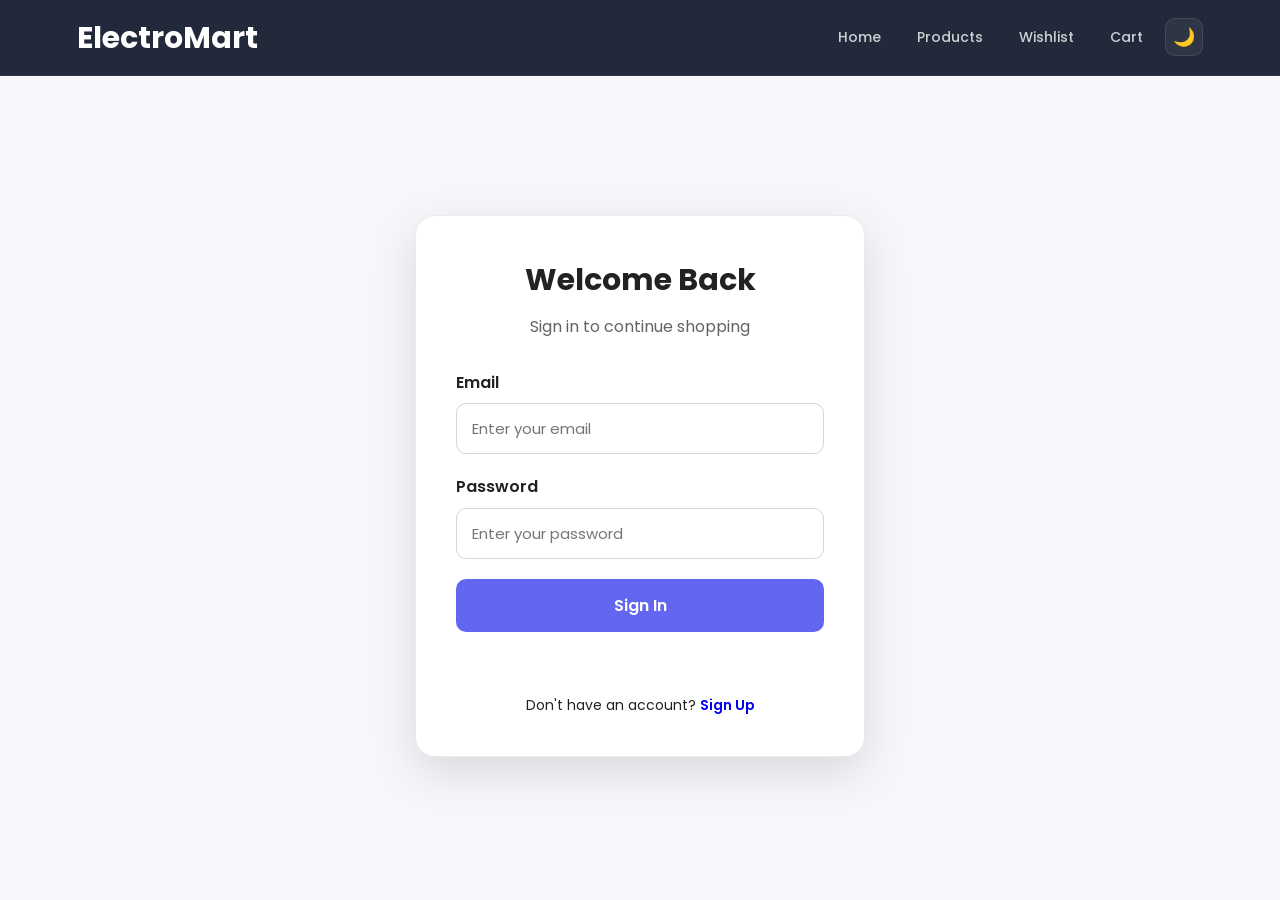
<file: profile.html>
<!DOCTYPE html>
<html lang="en">

<head>

    <meta charset="UTF-8">

    <meta name="viewport"
          content="width=device-width, initial-scale=1.0">

    <title>ElectroMart | My Profile</title>

    <link
        href="https://fonts.googleapis.com/css2?family=Poppins:wght@300;400;500;600;700&display=swap"
        rel="stylesheet"
    >

    <link rel="stylesheet" href="css/style.css">
    <link rel="stylesheet" href="css/profile.css">

    <link
        rel="icon"
        type="image/png"
        href="images/electromart-logo.png"
    >

</head>


<body>

<!-- =========================
     NAVBAR
========================= -->

<header>

    <nav class="navbar">

        <div class="logo">

            <img
                src="images/electromart-logo.png"
                alt="ElectroMart Logo"
            >

            <span>ElectroMart</span>

        </div>


        <ul class="nav-links">

            <li>
                <a href="index.html">
                    Home
                </a>
            </li>

            <li>
                <a href="products.html">
                    Products
                </a>
            </li>

            <li>
                <a href="wishlist.html">
                    Wishlist
                </a>
            </li>

            <li>
                <a href="cart.html">
                    Cart
                    <span id="cart-count">0</span>
                </a>
            </li>

            <li>
                <a href="profile.html" class="active">
                    Profile
                </a>
            </li>

            <li>
                <button
                    id="theme-toggle"
                    class="theme-toggle"
                    type="button"
                >
                    🌙
                </button>
            </li>

            <li class="signout-item">

                <button
                    type="button"
                    id="auth-nav-button"
                    class="signout-btn"
                >
                    Sign Out
                </button>

            </li>

        </ul>

    </nav>

</header>


<!-- =========================
     PROFILE
========================= -->

<main class="profile-page">

    <section class="profile-header">

        <span class="section-label">
            MY ACCOUNT
        </span>

        <h1>
            My Profile
        </h1>

        <p>
            Manage your personal information and account.
        </p>

    </section>


    <section class="profile-container">

        <!-- PROFILE CARD -->

        <div class="profile-card">

            <div class="profile-avatar">
                👤
            </div>


            <h2 id="profile-name">
                User
            </h2>

            <p id="profile-email">
                user@email.com
            </p>


            <button
                class="profile-edit-btn"
                id="edit-profile-btn"
            >
                ✏️ Edit Profile
            </button>

        </div>


        <!-- PROFILE DETAILS -->

        <div class="profile-details">

            <div class="profile-details-header">

                <div>

                    <span class="section-label">
                        PERSONAL INFORMATION
                    </span>

                    <h2>
                        Account Details
                    </h2>

                </div>

            </div>


            <div class="profile-info-grid">

                <div class="profile-info">

                    <span>
                        Full Name
                    </span>

                    <strong id="detail-name">
                        —
                    </strong>

                </div>


                <div class="profile-info">

                    <span>
                        Email Address
                    </span>

                    <strong id="detail-email">
                        —
                    </strong>

                </div>


                <div class="profile-info">

                    <span>
                        Phone Number
                    </span>

                    <strong id="detail-phone">
                        —
                    </strong>

                </div>


                <div class="profile-info">

                    <span>
                        Address
                    </span>

                    <strong id="detail-address">
                        —
                    </strong>

                </div>

            </div>


            <!-- QUICK ACTIONS -->

            <div class="profile-actions">

                <a href="orders.html" class="profile-action-card">

                    <span class="action-icon">
                        📦
                    </span>

                    <div>

                        <strong>
                            My Orders
                        </strong>

                        <p>
                            Track your orders
                        </p>

                    </div>

                    <span>
                        →
                    </span>

                </a>


                <a href="wishlist.html" class="profile-action-card">

                    <span class="action-icon">
                        ❤️
                    </span>

                    <div>

                        <strong>
                            Wishlist
                        </strong>

                        <p>
                            View saved products
                        </p>

                    </div>

                    <span>
                        →
                    </span>

                </a>


                <a href="cart.html" class="profile-action-card">

                    <span class="action-icon">
                        🛒
                    </span>

                    <div>

                        <strong>
                            Shopping Cart
                        </strong>

                        <p>
                            View your cart
                        </p>

                    </div>

                    <span>
                        →
                    </span>

                </a>

            </div>

        </div>

    </section>

</main>


<!-- =========================
     EDIT PROFILE MODAL
========================= -->

<div
    id="profile-modal"
    class="profile-modal"
>

    <div class="profile-modal-content">

        <button
            id="close-profile-modal"
            class="close-modal"
            type="button"
        >
            ×
        </button>


        <h2>
            Edit Profile
        </h2>

        <p>
            Update your account information.
        </p>


        <form id="profile-form">

            <label>
                Full Name
            </label>

            <input
                type="text"
                id="edit-name"
                required
            >


            <label>
                Email Address
            </label>

            <input
                type="email"
                id="edit-email"
                required
            >


            <label>
                Phone Number
            </label>

            <input
                type="tel"
                id="edit-phone"
                placeholder="Enter phone number"
            >


            <label>
                Address
            </label>

            <textarea
                id="edit-address"
                rows="3"
                placeholder="Enter your address"
            ></textarea>


            <button
                type="submit"
                class="save-profile-btn"
            >
                Save Changes
            </button>

        </form>

    </div>

</div>


<!-- =========================
     JAVASCRIPT
========================= -->

<script src="css/js/main.js"></script>

<script src="css/js/profile.js"></script>

</body>

</html>
</file>
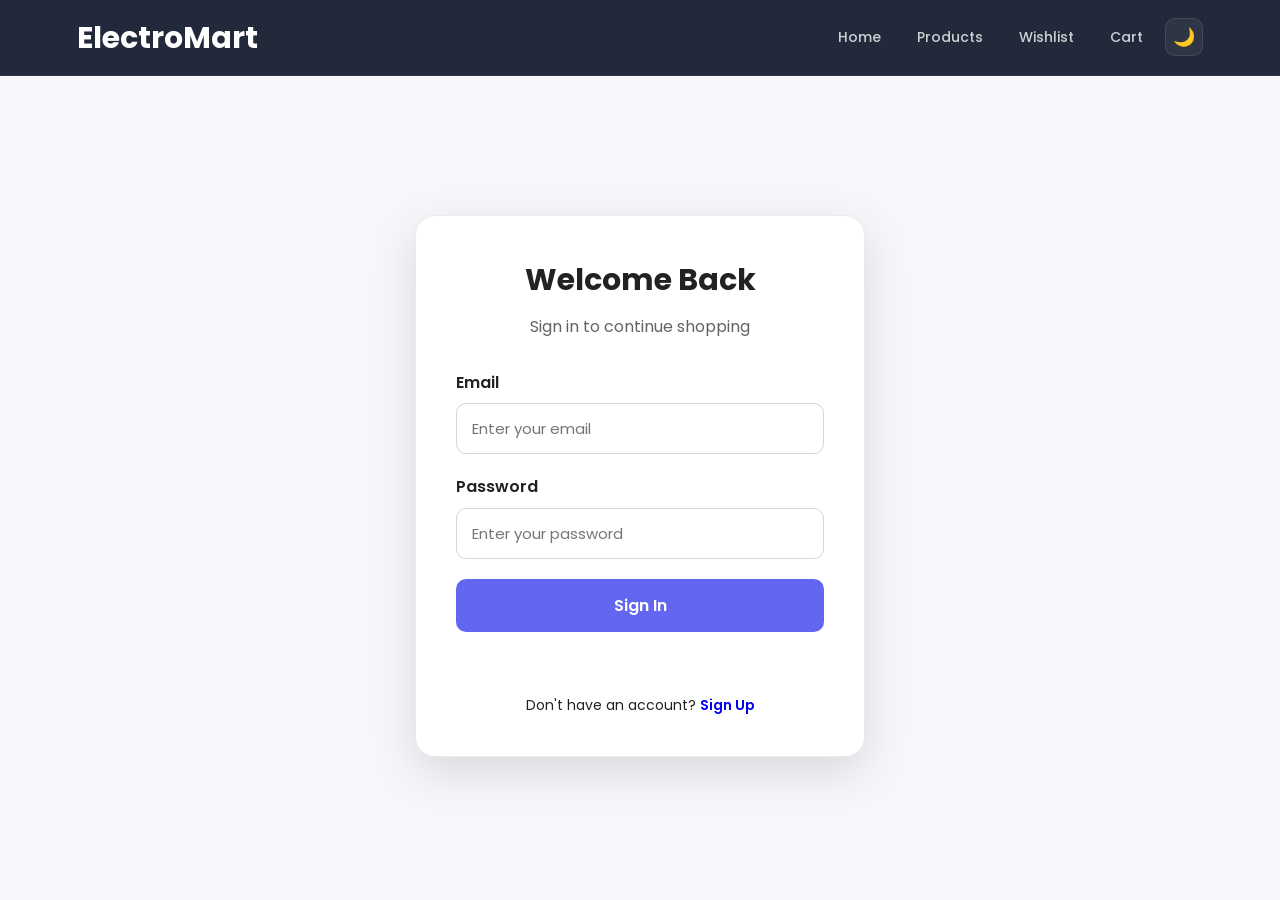
<file: signin.html>
<!DOCTYPE html>

<html lang="en">



<head>



    <meta charset="UTF-8">



    <meta name="viewport" content="width=device-width, initial-scale=1.0">



    <title>ElectroMart | Sign In</title>



    <link

        href="https://fonts.googleapis.com/css2?family=Poppins:wght@300;400;500;600;700&display=swap"

        rel="stylesheet"

    >



    <link rel="stylesheet" href="css/style.css">



    <link rel="stylesheet" href="css/responsive.css">

    <link rel="icon" type="image/png" href="images/electromart-logo.png">



</head>



<body>



<!-- =========================

         NAVBAR

    ========================== -->



    <header>



        <nav class="navbar">



            <div class="logo">

                ElectroMart

            </div>



            <ul class="nav-links">



                <li>

                    <a href="index.html">

                        Home

                    </a>

                </li>



                <li>

                    <a href="products.html">

                        Products

                    </a>

                </li>



                <li>

                    <a href="wishlist.html">

                        Wishlist

                    </a>

                </li>



                <li>

                    <a href="cart.html">

                        Cart

                        <span id="cart-count">0</span>

                    </a>

                </li>



                <li>

                    <button

                        id="theme-toggle"

                        class="theme-toggle"

                        aria-label="Toggle dark mode"

                    >

                        🌙

                    </button>

                </li>



            </ul>



        </nav>



    </header>



<!-- =========================

         SIGN IN SECTION

    ========================== -->



    <main class="auth-section">



        <div class="auth-card">



            <h1>

                Welcome Back

            </h1>



            <p class="auth-subtitle">

                Sign in to continue shopping

            </p>



            <form id="signin-form">



                <div class="form-group">



                    <label for="signin-email">

                        Email

                    </label>



                    <input

                        type="email"

                        id="signin-email"

                        placeholder="Enter your email"

                        required

                    >



                </div>



                <div class="form-group">



                    <label for="signin-password">

                        Password

                    </label>



                    <input

                        type="password"

                        id="signin-password"

                        placeholder="Enter your password"

                        required

                    >



                </div>



                <button

                    type="submit"

                    class="auth-btn"

                >

                    Sign In

                </button>



                <p

                    id="signin-message"

                    class="auth-message"

                ></p>



            </form>



            <p class="auth-switch">



                Don't have an account?



                <a href="signup.html">

                    Sign Up

                </a>



            </p>



        </div>



    </main>



<!-- =========================

         JAVASCRIPT

    ========================== -->



    <script src="css/js/main.js"></script>



    <script src="css/js/auth.js"></script>



</body>



</html>
</file>
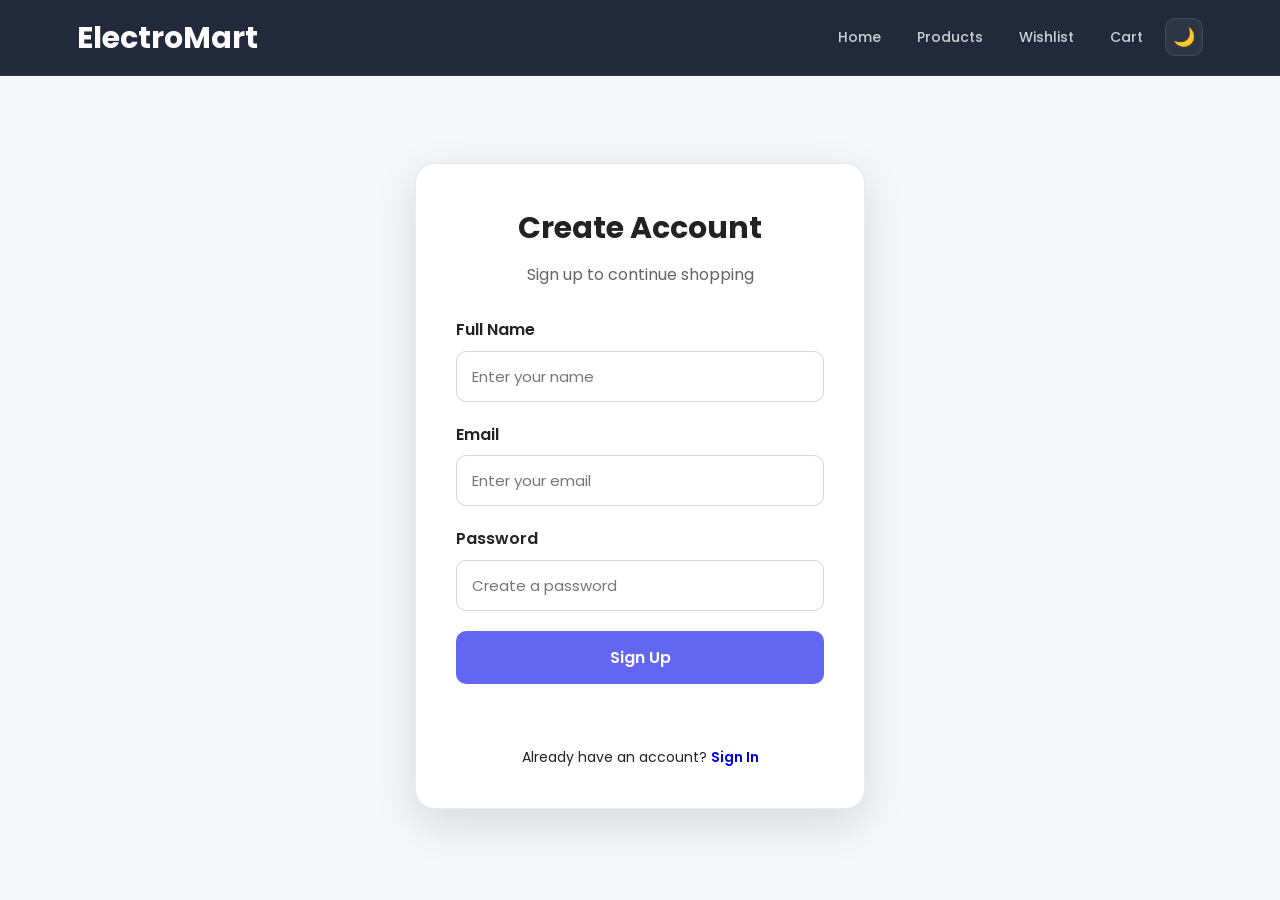
<file: signup.html>
<!DOCTYPE html>
<html lang="en">

<head>

    <meta charset="UTF-8">

    <meta name="viewport" content="width=device-width, initial-scale=1.0">

    <title>ElectroMart | Sign Up</title>

    <link
        href="https://fonts.googleapis.com/css2?family=Poppins:wght@300;400;500;600;700&display=swap"
        rel="stylesheet"
    >

    <link rel="stylesheet" href="css/style.css">

    <link rel="stylesheet" href="css/responsive.css">
    <link rel="icon" type="image/png" href="images/electromart-logo.png">

</head>

<body>

    <!-- =========================
         NAVBAR
    ========================== -->

    <header>

        <nav class="navbar">

            <div class="logo">
                ElectroMart
            </div>

            <ul class="nav-links">

                <li>
                    <a href="index.html">
                        Home
                    </a>
                </li>

                <li>
                    <a href="products.html">
                        Products
                    </a>
                </li>

                <li>
                    <a href="wishlist.html">
                        Wishlist
                    </a>
                </li>

                <li>
                    <a href="cart.html">
                        Cart
                        <span id="cart-count">0</span>
                    </a>
                </li>

                <li>
                    <button
                        id="theme-toggle"
                        class="theme-toggle"
                        aria-label="Toggle dark mode"
                    >
                        🌙
                    </button>
                </li>

            </ul>

        </nav>

    </header>


    <!-- =========================
         SIGN UP SECTION
    ========================== -->

    <main class="auth-section">

        <div class="auth-card">

            <h1>
                Create Account
            </h1>

            <p class="auth-subtitle">
                Sign up to continue shopping
            </p>


            <form id="signup-form">

                <div class="form-group">

                    <label for="signup-name">
                        Full Name
                    </label>

                    <input
                        type="text"
                        id="signup-name"
                        placeholder="Enter your name"
                        required
                    >

                </div>


                <div class="form-group">

                    <label for="signup-email">
                        Email
                    </label>

                    <input
                        type="email"
                        id="signup-email"
                        placeholder="Enter your email"
                        required
                    >

                </div>


                <div class="form-group">

                    <label for="signup-password">
                        Password
                    </label>

                    <input
                        type="password"
                        id="signup-password"
                        placeholder="Create a password"
                        required
                    >

                </div>


                <button
                    type="submit"
                    class="auth-btn"
                >
                    Sign Up
                </button>


                <p
                    id="signup-message"
                    class="auth-message"
                ></p>

            </form>


            <p class="auth-switch">

                Already have an account?

                <a href="signin.html">
                    Sign In
                </a>

            </p>

        </div>

    </main>


    <!-- =========================
         JAVASCRIPT
    ========================== -->

    <script src="css/js/main.js"></script>

    <script src="css/js/auth.js"></script>

</body>

</html>
</file>
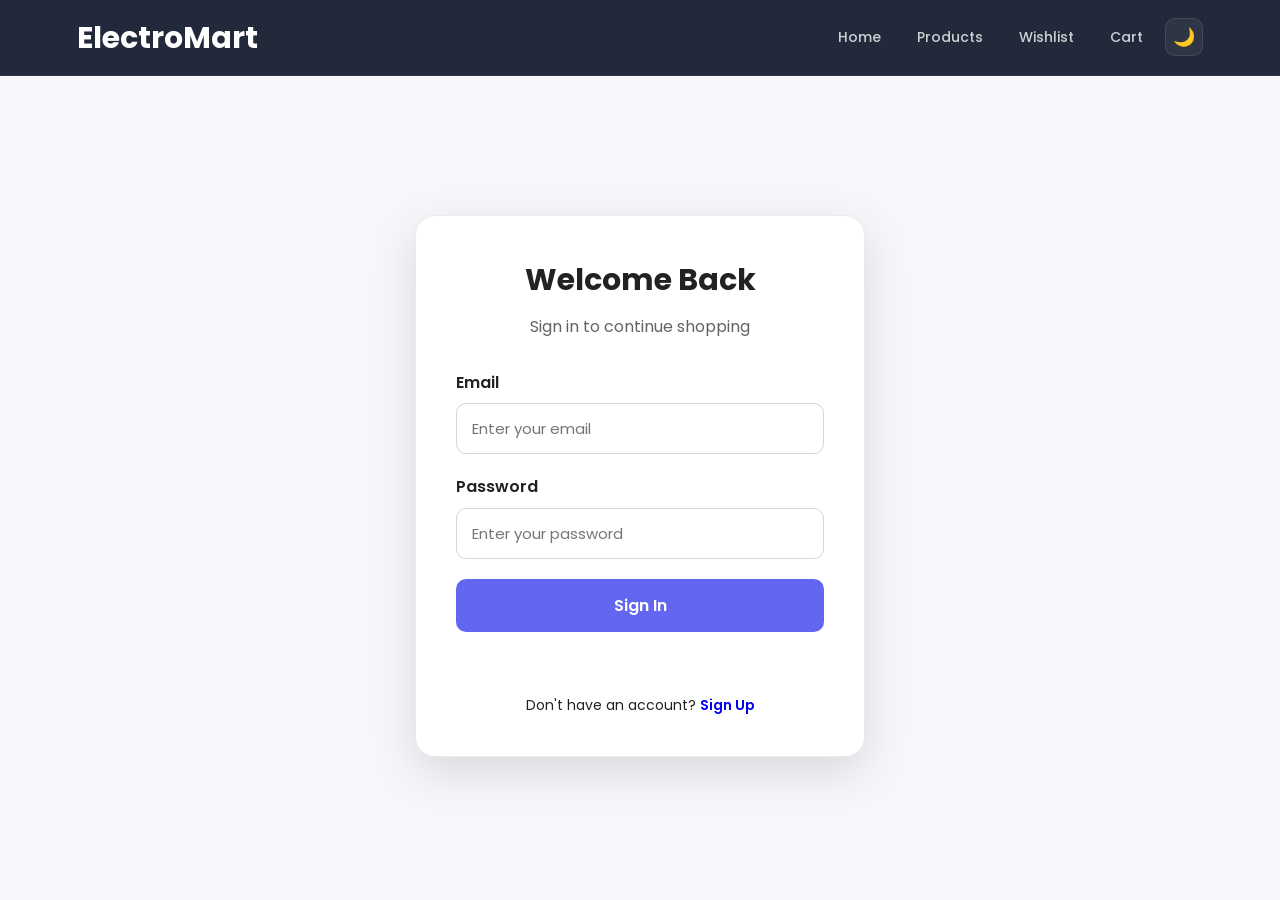
<file: track-order.html>
<!DOCTYPE html>
<html lang="en">

<head>

    <meta charset="UTF-8">

    <meta name="viewport"
          content="width=device-width, initial-scale=1.0">

    <title>ElectroMart | Track Order</title>

    <link
        href="https://fonts.googleapis.com/css2?family=Poppins:wght@300;400;500;600;700&display=swap"
        rel="stylesheet"
    >

    <link rel="stylesheet" href="css/style.css">

    <link rel="stylesheet" href="css/responsive.css">

    <link rel="stylesheet" href="css/track-order.css">

    <link
        rel="icon"
        type="image/png"
        href="images/electromart-logo.png"
    >

</head>


<body>

<!-- =========================
     NAVBAR
========================= -->

<header>

    <nav class="navbar">

        <div class="logo">

            <img
                src="images/electromart-logo.png"
                alt="ElectroMart Logo"
            >

            <span>ElectroMart</span>

        </div>


        <ul class="nav-links">

            <li>
                <a href="index.html">
                    Home
                </a>
            </li>

            <li>
                <a href="products.html">
                    Products
                </a>
            </li>

            <li>
                <a href="wishlist.html">
                    Wishlist
                </a>
            </li>

            <li>
                <a href="cart.html">
                    Cart
                    <span id="cart-count">0</span>
                </a>
            </li>

            <!-- PROFILE -->

            <li
                id="profile-nav-item"
                style="display: none;"
            >

                <a href="profile.html">
                    Profile
                </a>

            </li>


            <!-- THEME -->

            <li>

                <button
                    id="theme-toggle"
                    class="theme-toggle"
                    type="button"
                    aria-label="Toggle dark mode"
                >
                    🌙
                </button>

            </li>


            <!-- AUTH -->

            <li id="auth-nav-item">

                <button
                    type="button"
                    id="auth-nav-button"
                    class="signin-nav-btn"
                >
                    Sign In
                </button>

            </li>

        </ul>

    </nav>

</header>


<!-- =========================
     TRACK ORDER PAGE
========================= -->

<main class="track-order-page">

    <!-- PAGE HEADER -->

    <section class="track-order-header">

        <span class="section-label">
            ORDER TRACKING
        </span>

        <h1>
            Track Your Order
        </h1>

        <p>
            Enter your order ID to check your delivery status.
        </p>

    </section>


    <!-- SEARCH CARD -->

    <section class="track-search-card">

        <form id="track-order-form">

            <div class="track-input-group">

                <label for="order-id">
                    Order ID
                </label>

                <input
                    type="text"
                    id="order-id"
                    placeholder="Enter your order ID"
                    required
                >

            </div>


            <button
                type="submit"
                class="track-btn"
            >
                Track Order
            </button>

        </form>


        <p
            id="track-message"
            class="track-message"
        ></p>

    </section>


    <!-- =========================
         ORDER RESULT
    ========================= -->

    <section
        id="order-result"
        class="order-result"
        style="display: none;"
    >

        <!-- ORDER SUMMARY -->

        <div class="tracked-order-card">

            <div class="tracked-order-header">

                <div>

                    <span class="section-label">
                        ORDER
                    </span>

                    <h2 id="tracked-order-id">
                        —
                    </h2>

                </div>


                <span
                    id="tracked-order-status"
                    class="order-status"
                >
                    —
                </span>

            </div>


            <!-- ORDER INFO -->

            <div class="tracked-order-info">

                <div>

                    <span>
                        Order Date
                    </span>

                    <strong id="tracked-order-date">
                        —
                    </strong>

                </div>


                <div>

                    <span>
                        Total Amount
                    </span>

                    <strong id="tracked-order-total">
                        —
                    </strong>

                </div>


                <div>

                    <span>
                        Payment
                    </span>

                    <strong id="tracked-order-payment">
                        —
                    </strong>

                </div>

            </div>


            <!-- =========================
                 TRACKING TIMELINE
            ========================= -->

            <div class="tracking-section">

                <h3>
                    Delivery Progress
                </h3>


                <div class="tracking-timeline">

                    <!-- CONFIRMED -->

                    <div
                        class="tracking-step"
                        data-status="confirmed"
                    >

                        <div class="tracking-icon">
                            ✓
                        </div>

                        <div class="tracking-content">

                            <strong>
                                Order Confirmed
                            </strong>

                            <span>
                                Your order has been confirmed.
                            </span>

                        </div>

                    </div>


                    <!-- PACKED -->

                    <div
                        class="tracking-step"
                        data-status="packed"
                    >

                        <div class="tracking-icon">
                            📦
                        </div>

                        <div class="tracking-content">

                            <strong>
                                Packed
                            </strong>

                            <span>
                                Your order has been packed.
                            </span>

                        </div>

                    </div>


                    <!-- SHIPPED -->

                    <div
                        class="tracking-step"
                        data-status="shipped"
                    >

                        <div class="tracking-icon">
                            🚚
                        </div>

                        <div class="tracking-content">

                            <strong>
                                Shipped
                            </strong>

                            <span>
                                Your order is on the way.
                            </span>

                        </div>

                    </div>


                    <!-- OUT FOR DELIVERY -->

                    <div
                        class="tracking-step"
                        data-status="out-for-delivery"
                    >

                        <div class="tracking-icon">
                            🛵
                        </div>

                        <div class="tracking-content">

                            <strong>
                                Out for Delivery
                            </strong>

                            <span>
                                Your order is out for delivery.
                            </span>

                        </div>

                    </div>


                    <!-- DELIVERED -->

                    <div
                        class="tracking-step"
                        data-status="delivered"
                    >

                        <div class="tracking-icon">
                            ✓
                        </div>

                        <div class="tracking-content">

                            <strong>
                                Delivered
                            </strong>

                            <span>
                                Your order has been delivered.
                            </span>

                        </div>

                    </div>

                </div>

            </div>


            <!-- =========================
                 PRODUCTS
            ========================= -->

            <div class="tracked-products-section">

                <h3>
                    Order Items
                </h3>

                <div
                    id="tracked-products"
                    class="tracked-products"
                >
                </div>

            </div>


            <!-- =========================
                 DELIVERY ADDRESS
            ========================= -->

            <div class="delivery-address-section">

                <h3>
                    Delivery Address
                </h3>

                <p id="tracked-address">
                    —
                </p>

            </div>


            <!-- =========================
                 CANCEL ORDER
            ========================= -->

            <div class="track-order-actions">

                <button
                    id="cancel-tracked-order"
                    class="cancel-order-btn"
                    type="button"
                >
                    Cancel Order
                </button>

            </div>

        </div>

    </section>

</main>


<!-- =========================
     JAVASCRIPT
========================= -->

<script src="css/js/main.js"></script>

<script src="css/js/track-order.js"></script>

</body>

</html>
</file>
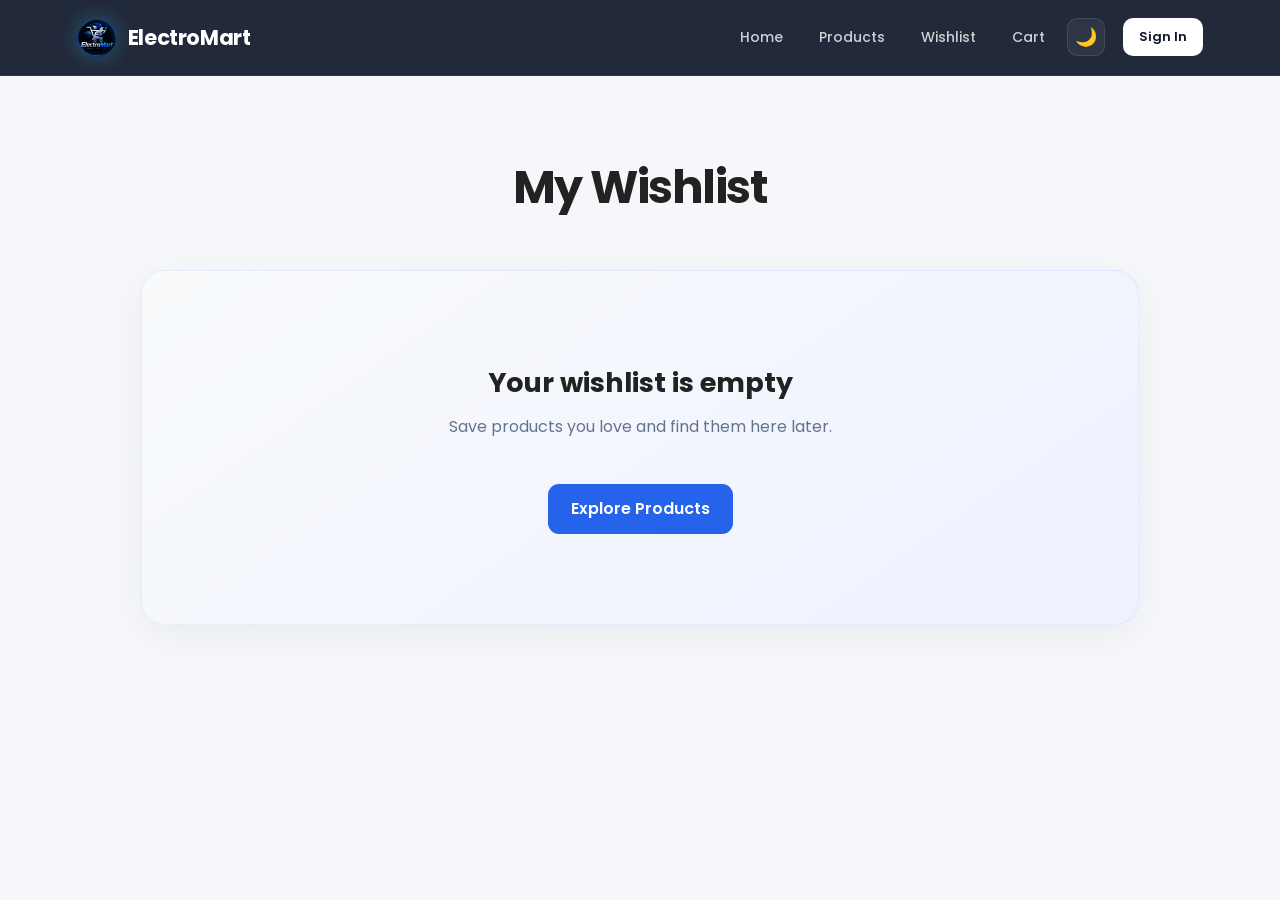
<file: wishlist.html>
<!DOCTYPE html>
<html lang="en">

<head>

    <meta charset="UTF-8">

    <meta name="viewport" content="width=device-width, initial-scale=1.0">

    <title>ElectroMart | Wishlist</title>

    <link
        href="https://fonts.googleapis.com/css2?family=Poppins:wght@300;400;500;600;700&display=swap"
        rel="stylesheet"
    >

    <link rel="stylesheet" href="css/style.css">

    <link rel="stylesheet" href="css/responsive.css">
    <link rel="icon" type="image/png" href="images/electromart-logo.png">

</head>

<body>

    <!-- =========================
         NAVBAR
    ========================== -->

    <header>

        <nav class="navbar">
            <div class="logo">
                <img src="images/electromart-logo.png" alt="ElectroMart Logo">
                <span>ElectroMart</span>
            </div>
        
            <ul class="nav-links">
        
                <li>
                    <a href="index.html">Home</a>
                </li>
        
                <li>
                    <a href="products.html">Products</a>
                </li>
        
                <li>
                    <a href="wishlist.html">Wishlist</a>
                </li>
        
                <li>
                    <a href="cart.html">
                        Cart
                        <span id="cart-count">0</span>
                    </a>
                </li>
        
                <li>
                    <button id="theme-toggle" class="theme-toggle" type="button">
                        🌙
                    </button>
                </li>
        
                <li id="auth-nav-item" class="signout-item">
                    <button
                        type="button"
                        id="auth-nav-button"
                        class="signout-btn"
                    >
                        Sign Out
                    </button>
                </li>
        
            </ul>
        
        </nav>

    </header>


    <!-- =========================
         WISHLIST PAGE
    ========================== -->

    <main class="wishlist-section">

        <h1>
            My Wishlist
        </h1>

        <div id="wishlist-container"></div>

    </main>
 

    <!-- =========================
         JAVASCRIPT
    ========================== -->

    <script src="css/js/wishlist.js"></script>

    <script src="css/js/main.js"></script>

</body>

</html>
</file>
<file: css/style.css>
/* =========================
   RESET
========================= */

*{
    margin:0;
    padding:0;
    box-sizing:border-box;
}

body{
    font-family:'Poppins',sans-serif;
    background:#f5f7fa;
    color:#222;
    line-height:1.6;
}

/* =========================
   NAVBAR
========================= */

.navbar{
    display:flex;
    justify-content:space-between;
    align-items:center;

    padding:20px 80px;

    background:#0f172a;
    color:white;

    position:sticky;
    top:0;
}

.logo{
    font-size:30px;
    font-weight:700;
}

.nav-links{
    display:flex;
    list-style:none;
    gap:35px;
}

.nav-links a{
    text-decoration:none;
    color:white;
    font-weight:500;
    transition:.3s;
}

.nav-links a:hover{
    color:#38bdf8;
}

#cart-count{
    background:#2563eb;
    padding:2px 8px;
    border-radius:50%;
    font-size:13px;
    margin-left:5px;
}

/* =========================
   HERO
========================= */

.hero{
    height:85vh;

    display:flex;
    justify-content:center;
    align-items:center;

    text-align:center;

    background:linear-gradient(135deg,#2563eb,#1d4ed8);

    color:white;

    padding:20px;
}

.hero-content{
    max-width:700px;
}

.hero h1{
    font-size:60px;
    margin-bottom:20px;
}

.hero p{
    font-size:20px;
    margin-bottom:40px;
}

/* =========================
   BUTTONS
========================= */

.hero-buttons{
    display:flex;
    justify-content:center;
    gap:20px;
}

.btn{
    text-decoration:none;
    padding:15px 35px;
    border-radius:8px;
    font-weight:600;
    transition:.3s;
}

.btn-primary{
    background:white;
    color:#2563eb;
}

.btn-primary:hover{
    transform:translateY(-4px);
}

.btn-secondary{
    border:2px solid white;
    color:white;
}

.btn-secondary:hover{
    background:white;
    color:#2563eb;
}

/* =========================
   FEATURES
========================= */

.features{
    display:grid;
    grid-template-columns:repeat(3,1fr);

    gap:30px;

    padding:80px;
}

.feature-box{
    background:white;

    padding:35px;

    border-radius:15px;

    text-align:center;

    box-shadow:0 5px 15px rgba(0,0,0,.1);

    transition:.3s;
}

.feature-box:hover{
    transform:translateY(-8px);
}

.feature-box h3{
    margin-bottom:15px;
}
/* =========================
   PRODUCTS
========================= */

.products {
    padding: 55px 6%;
}


.products h2 {
    text-align: center;

    font-size: 36px;

    margin: 0 0 30px;
}


/* PRODUCT GRID */

#product-container {
    display: grid;

    grid-template-columns:
        repeat(auto-fit, minmax(260px, 1fr));

    gap: 20px;

    max-width: 1250px;

    margin: 0 auto;
}


/* PRODUCT CARD */

.product-card {
    background: white;

    border-radius: 16px;

    overflow: hidden;

    box-shadow:
        0 6px 18px rgba(0, 0, 0, 0.08);

    transition:
        transform 0.3s ease,
        box-shadow 0.3s ease;

    text-align: left;

    padding: 0;

    margin: 0;
}


.product-card:hover {
    transform: translateY(-5px);

    box-shadow:
        0 12px 28px rgba(0, 0, 0, 0.12);
}


/* PRODUCT IMAGE */

.product-card > img {
    width: 100%;

    height: 205px;

    display: block;

    object-fit: contain;

    padding: 8px;

    box-sizing: border-box;

    background: #f8fafc;
}


/* PRODUCT NAME */

.product-card h3 {
    margin: 12px 16px 5px;

    padding: 0;

    font-size: 17px;

    line-height: 1.3;
}


/* RATING */

.product-card .rating {
    margin: 3px 16px 6px;

    padding: 0;

    line-height: 1.2;
}


/* DESCRIPTION */

.product-card .description {
    margin: 0 16px 8px;

    padding: 0;

    color: #64748b;

    font-size: 12px;

    line-height: 1.35;
}


/* PRICING */

.product-card .product-pricing {
    display: flex;

    align-items: center;

    flex-wrap: wrap;

    gap: 7px;

    margin: 7px 16px 12px;

    padding: 0;
}


.product-card .sale-price {
    font-size: 20px;

    font-weight: 700;

    color: #2563eb;
}


.product-card .original-price {
    font-size: 12px;

    color: #94a3b8;
}


.product-card .discount-badge {
    padding: 4px 7px;

    border-radius: 5px;

    background: #dcfce7;

    color: #15803d;

    font-size: 10px;

    font-weight: 700;
}


/* ADD TO CART */

.product-card > button {
    width: calc(100% - 32px);

    margin: 0 16px 7px;

    background: #2563eb;

    color: white;

    border: none;

    padding: 11px 15px;

    border-radius: 8px;

    cursor: pointer;

    font-size: 13px;

    font-weight: 600;

    transition: 0.25s ease;
}


.product-card > button:hover {
    background: #1d4ed8;

    transform: translateY(-1px);
}


/* WISHLIST BUTTON */

.product-card .wishlist-btn {
    background: transparent;

    color: #475569;

    border: 1px solid #e2e8f0;

    margin-bottom: 16px;
}


.product-card .wishlist-btn:hover {
    background: #f8fafc;

    color: #2563eb;
}


/* DARK MODE */

body.dark-mode .product-card {
    background: #1e293b;
}


body.dark-mode .product-card > img {
    background: #0f172a;
}


body.dark-mode .product-card .description {
    color: #cbd5e1;
}


body.dark-mode .product-card .wishlist-btn {
    color: #cbd5e1;

    border-color: #475569;
}


body.dark-mode .product-card .wishlist-btn:hover {
    background: #334155;
}


/* =========================
   PRODUCT RESPONSIVE
========================= */

@media (max-width: 768px) {

    .products {
        padding: 40px 4%;
    }

    #product-container {
        grid-template-columns: repeat(2, 1fr);

        gap: 14px;
    }

    .product-card > img {
        height: 180px;
    }

}


@media (max-width: 500px) {

    .products {
        padding: 30px 4%;
    }

    .products h2 {
        font-size: 28px;

        margin-bottom: 22px;
    }

    #product-container {
        grid-template-columns: 1fr 1fr;

        gap: 10px;
    }

    .product-card > img {
        height: 155px;

        padding: 5px;
    }

    .product-card h3 {
        margin: 9px 10px 4px;

        font-size: 14px;
    }

    .product-card .rating {
        margin-left: 10px;

        margin-right: 10px;
    }

    .product-card .description {
        margin-left: 10px;

        margin-right: 10px;
    }

    .product-card .product-pricing {
        margin-left: 10px;

        margin-right: 10px;
    }

    .product-card > button {
        width: calc(100% - 20px);

        margin-left: 10px;

        margin-right: 10px;
    }

}
/* =========================
   CART
========================= */

.cart-section {
    padding: 60px 80px;
    max-width: 1200px;
    margin: auto;
}

.cart-section h1 {
    text-align: center;
    margin-bottom: 40px;
    font-size: 40px;
}

#cart-container {
    display: flex;
    flex-direction: column;
    gap: 20px;
}

.cart-item {
    display: flex;
    align-items: center;
    gap: 25px;

    background: white;

    padding: 20px;

    border-radius: 15px;

    box-shadow: 0 5px 15px rgba(0,0,0,.08);
}

.cart-item img {
    width: 150px;
    height: 130px;

    object-fit: cover;

    border-radius: 10px;
}

.cart-item-details {
    flex: 1;
}

.cart-item-details h3 {
    margin-bottom: 8px;
}

.cart-price {
    display: flex;
    align-items: center;
    gap: 8px;
}

.cart-price {
    display: flex;
    align-items: center;
    gap: 8px;
}

.cart-price .current-price {
    color: #2563eb;
    font-size: 18px;
    font-weight: 700;
}

.cart-price .original-price {
    color: #888;
    font-size: 14px;
    font-weight: 400;
    text-decoration: line-through;
}

.empty-cart {
    text-align: center;

    background: white;

    padding: 60px 20px;

    border-radius: 15px;

    box-shadow: 0 5px 15px rgba(0,0,0,.08);
}

.empty-cart h2 {
    margin-bottom: 10px;
}

.empty-cart a {
    display: inline-block;

    margin-top: 20px;

    padding: 12px 25px;

    background: #2563eb;

    color: white;

    text-decoration: none;

    border-radius: 8px;
}
/* =========================
   QUANTITY CONTROLS
========================= */

.quantity-controls {

    display: flex;

    align-items: center;

    gap: 15px;

    margin: 15px 0;

}


.quantity-controls button {

    width: 35px;

    height: 35px;

    border: none;

    background: #2563eb;

    color: white;

    font-size: 20px;

    border-radius: 6px;

    cursor: pointer;

}


.quantity-controls button:hover {

    background: #1d4ed8;

}


.quantity-controls span {

    font-size: 18px;

    font-weight: 600;

    min-width: 25px;

    text-align: center;

}


/* =========================
   REMOVE BUTTON
========================= */

.remove-btn {

    border: none;

    background: #ef4444;

    color: white;

    padding: 8px 18px;

    border-radius: 6px;

    cursor: pointer;

}


.remove-btn:hover {

    background: #dc2626;

}
/* =========================
   DARK MODE
========================= */

body.dark-mode {
    background: #0f172a;
    color: #f8fafc;
}

body.dark-mode .navbar {
    background: #020617;
}

body.dark-mode .feature-box,
body.dark-mode .product-card,
body.dark-mode .cart-item,
body.dark-mode .cart-total,
body.dark-mode .empty-cart {
    background: #1e293b;
    color: #f8fafc;
}

body.dark-mode .description,
body.dark-mode .cart-item-details p {
    color: #cbd5e1;
}

body.dark-mode .cart-price,
body.dark-mode .product-card h4 {
    color: #60a5fa;
}


/* =========================
   THEME TOGGLE BUTTON
========================= */

.theme-toggle {
    border: none;

    background: #1e293b;

    color: white;

    width: 38px;
    height: 38px;

    border-radius: 50%;

    cursor: pointer;

    font-size: 18px;

    transition: 0.3s;
}

.theme-toggle:hover {
    transform: scale(1.1);
}

body.dark-mode .theme-toggle {
    background: #f8fafc;
    color: #0f172a;
}
/* =========================
   WISHLIST RESPONSIVE
========================= */

.wishlist-section {
    width: 90%;
    max-width: 1200px;
    margin: 60px auto;
}

.wishlist-section h1 {
    text-align: center;
    margin-bottom: 40px;
}

#wishlist-container {
    display: grid;
    grid-template-columns: repeat(auto-fit, minmax(250px, 1fr));
    gap: 25px;
}

#wishlist-container .product-card {
    width: 100%;
    box-sizing: border-box;
    overflow: hidden;
}

#wishlist-container .product-card img {
    width: 100%;
    height: 220px;
    object-fit: contain;
    display: block;
}


/* =========================
   TABLET
========================= */

@media (max-width: 768px) {

    .wishlist-section {
        width: 92%;
        margin: 40px auto;
    }

    #wishlist-container {
        grid-template-columns: repeat(2, 1fr);
        gap: 18px;
    }

    #wishlist-container .product-card img {
        height: 180px;
    }

}


/* =========================
   MOBILE
========================= */

@media (max-width: 500px) {

    .wishlist-section {
        width: 94%;
        margin: 30px auto;
    }

    #wishlist-container {
        grid-template-columns: 1fr;
        gap: 20px;
    }

    #wishlist-container .product-card img {
        height: 220px;
    }

}
/* =========================
   REMOVE WISHLIST BUTTON
========================= */

.remove-wishlist-btn {
    width: 100%;
    padding: 10px 15px;

    border: none;
    border-radius: 8px;

    background: #ef4444;
    color: white;

    font-size: 14px;
    font-weight: 500;

    cursor: pointer;

    transition: 0.3s;
}

.remove-wishlist-btn:hover {
    opacity: 0.85;
}
/* =========================================
   AUTHENTICATION & CHECKOUT UI
========================================= */

.auth-section,
.checkout-page {
    min-height: calc(100vh - 80px);
    display: flex;
    align-items: center;
    justify-content: center;
    padding: 50px 20px;
}


/* =========================================
   AUTH CARD
========================================= */

.auth-card {
    width: 100%;
    max-width: 450px;
    padding: 40px;
    border-radius: 20px;
    background: var(--card-bg, #ffffff);
    box-shadow: 0 15px 45px rgba(0, 0, 0, 0.12);
    border: 1px solid rgba(0, 0, 0, 0.08);
}

.auth-card h1 {
    margin: 0 0 10px;
    text-align: center;
    font-size: 30px;
}
.auth-card h1 {
    margin: 0 0 10px;
    text-align: center;
    font-size: 30px;
    opacity: 1;
    visibility: visible;
    animation: none;
}
/* Sign In heading in dark mode */
.dark-mode .auth-card h1 {
    color: #ffffff;
}

.auth-subtitle {
    text-align: center;
    margin-bottom: 30px;
    opacity: 0.7;
}


/* =========================================
   FORM
========================================= */

.form-group {
    margin-bottom: 20px;
}

.form-group label {
    display: block;
    margin-bottom: 8px;
    font-weight: 600;
}

.form-group input,
.form-group textarea,
.form-group select {
    width: 100%;
    box-sizing: border-box;
    padding: 13px 15px;
    border: 1px solid #d5d5d5;
    border-radius: 10px;
    outline: none;
    font-family: inherit;
    font-size: 15px;
    background: transparent;
    transition: 0.25s ease;
}

.form-group input:focus,
.form-group textarea:focus,
.form-group select:focus {
    border-color: #6366f1;
    box-shadow: 0 0 0 3px rgba(99, 102, 241, 0.12);
}


/* =========================================
   AUTH BUTTON
========================================= */

.auth-btn {
    width: 100%;
    padding: 14px 20px;
    border: none;
    border-radius: 10px;
    background: #6366f1;
    color: #ffffff;
    font-family: inherit;
    font-size: 16px;
    font-weight: 600;
    cursor: pointer;
    transition: 0.25s ease;
}

.auth-btn:hover {
    transform: translateY(-2px);
    box-shadow: 0 8px 20px rgba(99, 102, 241, 0.3);
}

.auth-btn:active {
    transform: translateY(0);
}


/* =========================================
   AUTH MESSAGE
========================================= */

.auth-message {
    min-height: 22px;
    margin-top: 15px;
    text-align: center;
    font-size: 14px;
    font-weight: 500;
}


/* =========================================
   AUTH SWITCH
========================================= */

.auth-switch {
    margin-top: 25px;
    text-align: center;
    font-size: 14px;
}

.auth-switch a {
    font-weight: 600;
    text-decoration: none;
}


/* =========================================
   CHECKOUT CARD
========================================= */

.checkout-card {
    width: 100%;
    max-width: 650px;
    padding: 40px;
    border-radius: 20px;
    background: var(--card-bg, #ffffff);
    box-shadow: 0 15px 45px rgba(0, 0, 0, 0.12);
    border: 1px solid rgba(0, 0, 0, 0.08);
}

.checkout-card h1 {
    margin-top: 0;
    margin-bottom: 10px;
    font-size: 30px;
}

#welcome-user {
    margin-bottom: 30px;
    opacity: 0.7;
}


/* =========================================
   CHECKOUT BUTTON
========================================= */

.checkout-btn {
    width: 100%;
    padding: 14px 20px;
    border: none;
    border-radius: 10px;
    background: #111827;
    color: #ffffff;
    font-family: inherit;
    font-size: 16px;
    font-weight: 600;
    cursor: pointer;
    transition: 0.25s ease;
}

.checkout-btn:hover {
    transform: translateY(-2px);
    box-shadow: 0 8px 20px rgba(17, 24, 39, 0.25);
}

.checkout-btn:active {
    transform: translateY(0);
}


/* =========================================
   SIGN OUT BUTTON
========================================= */

.signout-item {
    display: flex;
    align-items: center;
    margin-left: 10px;
}

.signout-btn {
    display: inline-flex;
    align-items: center;
    justify-content: center;

    padding: 9px 18px;

    border: 1px solid #ef4444;
    border-radius: 8px;

    background: transparent;
    color: #ef4444;

    font-family: inherit;
    font-size: 14px;
    font-weight: 600;

    cursor: pointer;

    white-space: nowrap;

    transition: all 0.25s ease;
}

.signout-btn:hover {
    background: #ef4444;
    color: #ffffff;
    transform: translateY(-1px);
}


/* Mobile */

@media (max-width: 768px) {

    .signout-item {
        margin-left: 5px;
    }

    .signout-btn {
        padding: 8px 12px;
        font-size: 13px;
    }

}
/* =========================================
   AUTH NAVIGATION
========================================= */

.signin-nav-btn {
    padding: 9px 18px;

    border: 1px solid #6366f1;
    border-radius: 8px;

    background: transparent;
    color: #6366f1;

    font-family: inherit;
    font-size: 14px;
    font-weight: 600;

    cursor: pointer;

    white-space: nowrap;

    transition: all 0.25s ease;
}

.signin-nav-btn:hover {
    background: #6366f1;
    color: #ffffff;
    transform: translateY(-1px);
}


/* =========================================
   TOAST NOTIFICATION
========================================= */

.toast-message {
    position: fixed;

    top: 25px;
    right: 25px;

    z-index: 9999;

    display: flex;
    align-items: center;
    gap: 10px;

    min-width: 260px;
    max-width: 380px;

    padding: 14px 18px;

    border-radius: 12px;

    background: #ffffff;
    color: #1f2937;

    box-shadow:
        0 10px 30px rgba(0, 0, 0, 0.15);

    font-size: 14px;
    font-weight: 500;

    animation: toastSlideIn 0.3s ease;
}

.toast-icon {
    display: flex;

    align-items: center;
    justify-content: center;

    width: 24px;
    height: 24px;

    border-radius: 50%;

    background: #22c55e;
    color: #ffffff;

    font-weight: 700;
}

.toast-warning .toast-icon {
    background: #f59e0b;
}

.toast-hide {
    animation: toastSlideOut 0.3s ease forwards;
}


@keyframes toastSlideIn {

    from {
        opacity: 0;
        transform: translateX(30px);
    }

    to {
        opacity: 1;
        transform: translateX(0);
    }

}


@keyframes toastSlideOut {

    from {
        opacity: 1;
        transform: translateX(0);
    }

    to {
        opacity: 0;
        transform: translateX(30px);
    }

}


/* =========================================
   MOBILE TOAST
========================================= */

@media (max-width: 600px) {

    .toast-message {
        top: 15px;
        right: 15px;
        left: 15px;

        min-width: auto;
        max-width: none;
    }

}
/* =========================
   ELECTROMART LOGO
========================= */

.logo {
    display: flex;
    align-items: center;
    gap: 10px;
}

.logo img {
    width: 38px;
    height: 38px;
    object-fit: contain;
    display: block;
}

.logo span {
    font-size: 22px;
    font-weight: 700;
}
/* =========================
   DEALS CAROUSEL
========================= */

.deals-section {
    padding: 70px 6%;
    overflow: hidden;
}

.section-heading {
    max-width: 1200px;
    margin: 0 auto 30px;
    display: flex;
    align-items: flex-end;
    justify-content: space-between;
    gap: 20px;
}

.section-label {
    font-size: 12px;
    font-weight: 700;
    letter-spacing: 2px;
    opacity: 0.7;
}

.section-heading h2 {
    margin: 6px 0;
    font-size: 32px;
}

.section-heading p {
    margin: 0;
    opacity: 0.7;
}

.view-all-btn {
    text-decoration: none;
    font-weight: 600;
    white-space: nowrap;
}

.deals-carousel {
    max-width: 1200px;
    margin: auto;
    position: relative;
    display: flex;
    align-items: center;
    gap: 15px;
}

.deals-track-wrapper {
    width: 100%;
    overflow: hidden;
    border-radius: 24px;
}

.deals-track {
    display: flex;
    transition: transform 0.6s ease;
}

.deal-card {
    min-width: 100%;
    display: grid;
    grid-template-columns: 1fr 0.8fr;
    min-height: 360px;
    overflow: hidden;
    border-radius: 24px;
    background: linear-gradient(
        135deg,
        #111827,
        #1f2937
    );
    color: white;
}

.deal-content {
    padding: 50px;
    display: flex;
    flex-direction: column;
    justify-content: center;
}

.deal-tag {
    width: fit-content;
    padding: 7px 14px;
    border-radius: 30px;
    background: #ef4444;
    font-size: 12px;
    font-weight: 700;
    margin-bottom: 12px;
}

.deal-category {
    font-size: 11px;
    letter-spacing: 2px;
    opacity: 0.6;
}

.deal-content h3 {
    font-size: 34px;
    margin: 10px 0;
}

.deal-content p {
    max-width: 480px;
    line-height: 1.7;
    opacity: 0.75;
}

.deal-price {
    display: flex;
    align-items: center;
    gap: 14px;
    margin: 15px 0 25px;
}

.deal-price strong {
    font-size: 26px;
}

.deal-price del {
    opacity: 0.5;
}

.deal-btn {
    width: fit-content;
    padding: 12px 22px;
    border-radius: 10px;
    background: white;
    color: #111827;
    text-decoration: none;
    font-weight: 700;
    transition: 0.3s ease;
}

.deal-btn:hover {
    transform: translateY(-2px);
}

.deal-image {
    min-height: 360px;
    overflow: hidden;
}

.deal-image img {
    width: 100%;
    height: 100%;
    object-fit: cover;
    display: block;
}

.carousel-btn {
    min-width: 44px;
    height: 44px;
    border: none;
    border-radius: 50%;
    cursor: pointer;
    font-size: 18px;
    z-index: 2;
    background: white;
    box-shadow: 0 5px 20px rgba(0, 0, 0, 0.15);
    transition: 0.3s ease;
}

.carousel-btn:hover {
    transform: scale(1.08);
}

.carousel-dots {
    display: flex;
    justify-content: center;
    gap: 8px;
    margin-top: 22px;
}

.carousel-dot {
    width: 9px;
    height: 9px;
    padding: 0;
    border: none;
    border-radius: 50%;
    cursor: pointer;
    opacity: 0.35;
}

.carousel-dot.active {
    width: 26px;
    border-radius: 10px;
    opacity: 1;
}


/* =========================
   DARK MODE
========================= */

.dark-mode .deals-section {
    color: white;
}

.dark-mode .carousel-btn {
    background: #1f2937;
    color: white;
}


/* =========================
   MOBILE
========================= */

@media (max-width: 768px) {

    /* =========================
   DEALS OF THE DAY
========================= */

.deals-section {
    padding: 70px 6%;
    overflow: hidden;
}

.section-heading {
    max-width: 1200px;
    margin: 0 auto 30px;

    display: flex;
    align-items: flex-end;
    justify-content: space-between;

    gap: 20px;
}

.section-label {
    font-size: 12px;
    font-weight: 700;
    letter-spacing: 2px;
    opacity: 0.7;
}

.section-heading h2 {
    margin: 6px 0;
    font-size: 32px;
}

.section-heading p {
    margin: 0;
    opacity: 0.7;
}

.view-all-btn {
    text-decoration: none;
    font-weight: 600;
    white-space: nowrap;
}


/* =========================
   CAROUSEL
========================= */

.deals-carousel {
    max-width: 1200px;
    margin: auto;

    position: relative;

    display: flex;
    align-items: center;

    gap: 15px;
}

.deals-track-wrapper {
    width: 100%;
    overflow: hidden;
    border-radius: 28px;
}

.deals-track {
    display: flex;
    transition: transform 0.6s ease;
}


/* =========================
   DEAL CARD
========================= */

.deal-card {
    min-width: 100%;

    display: grid;
    grid-template-columns: 1fr 0.85fr;

    min-height: 380px;

    overflow: hidden;

    border-radius: 28px;

    background:
        linear-gradient(
            135deg,
            #0f172a,
            #1e293b
        );

    color: white;

    border: 1px solid rgba(255, 255, 255, 0.08);

    box-shadow:
        0 25px 60px rgba(0, 0, 0, 0.18);

    position: relative;
}


/* =========================
   DEAL CONTENT
========================= */

.deal-content {
    padding: 55px;

    display: flex;
    flex-direction: column;
    justify-content: center;

    position: relative;
    z-index: 2;
}

.deal-tag {
    width: fit-content;

    padding: 7px 14px;

    border-radius: 30px;

    background: #ef4444;

    font-size: 12px;
    font-weight: 700;

    margin-bottom: 12px;

    box-shadow:
        0 8px 20px rgba(239, 68, 68, 0.25);
}

.deal-category {
    font-size: 11px;
    letter-spacing: 2px;
    opacity: 0.6;
}

.deal-content h3 {
    font-size: 34px;
    margin: 10px 0;
}

.deal-content p {
    max-width: 480px;

    line-height: 1.7;

    opacity: 0.75;
}


/* =========================
   PRICE
========================= */

.deal-price {
    display: flex;
    align-items: center;

    gap: 14px;

    margin: 15px 0 25px;
}

.deal-price strong {
    font-size: 26px;
}

.deal-price del {
    opacity: 0.5;
}


/* =========================
   DEAL BUTTON
========================= */

.deal-btn {
    width: fit-content;

    padding: 12px 22px;

    border-radius: 10px;

    background: white;
    color: #111827;

    text-decoration: none;

    font-weight: 700;

    transition:
        transform 0.3s ease,
        box-shadow 0.3s ease;
}

.deal-btn:hover {
    transform: translateY(-3px);

    box-shadow:
        0 10px 25px rgba(255, 255, 255, 0.15);
}


/* =========================
   DEAL IMAGE
========================= */

.deal-image {
    min-height: 380px;

    overflow: hidden;

    position: relative;
}

.deal-image img {
    width: 100%;
    height: 100%;

    object-fit: cover;

    display: block;

    transition: transform 0.6s ease;
}

.deal-card:hover .deal-image img {
    transform: scale(1.06);
}


/* =========================
   CAROUSEL ARROWS
========================= */

.carousel-btn {
    width: 44px;
    height: 44px;

    border: none;

    border-radius: 50%;

    cursor: pointer;

    font-size: 20px;

    display: flex;
    align-items: center;
    justify-content: center;

    transition:
        transform 0.3s ease,
        box-shadow 0.3s ease;
}

.carousel-btn:hover {
    transform: scale(1.08);

    box-shadow:
        0 8px 20px rgba(0, 0, 0, 0.15);
}


/* =========================
   CAROUSEL DOTS
========================= */

.carousel-dots {
    display: flex;

    justify-content: center;

    gap: 8px;

    margin-top: 22px;
}

.carousel-dot {
    width: 8px;
    height: 8px;

    padding: 0;

    border: none;

    border-radius: 50%;

    cursor: pointer;

    opacity: 0.35;

    transition:
        width 0.3s ease,
        opacity 0.3s ease;
}

.carousel-dot.active {
    width: 26px;

    border-radius: 10px;

    opacity: 1;
}


/* =========================
   MOBILE
========================= */

@media (max-width: 800px) {

    .section-heading {
        align-items: flex-start;
        flex-direction: column;
    }

    .deal-card {
        grid-template-columns: 1fr;
    }

    .deal-content {
        padding: 35px;
    }

    .deal-content h3 {
        font-size: 28px;
    }

    .deal-image {
        min-height: 250px;
    }

    .carousel-btn {
        width: 38px;
        height: 38px;
    }

}


@media (max-width: 500px) {

    .deals-section {
        padding: 50px 5%;
    }

    .section-heading h2 {
        font-size: 26px;
    }

    .deal-content {
        padding: 28px;
    }

    .deal-content h3 {
        font-size: 24px;
    }

    .deal-price strong {
        font-size: 22px;
    }

}


/* =========================
   LAPTOP
========================= */

.gadget-laptop {
    width: 330px;
    height: 215px;

    right: 10%;
    top: 8%;

    transform: rotate(-4deg);

    animation-delay: 0s;
}


/* =========================
   HEADPHONES
========================= */

.gadget-headphones {
    width: 160px;
    height: 160px;

    left: 2%;
    top: 18%;

    border-radius: 50%;

    transform: rotate(-8deg);

    animation-delay: -1s;
}


/* =========================
   SMARTPHONE
========================= */

.gadget-phone {
    width: 115px;
    height: 205px;

    right: 2%;
    bottom: 12%;

    transform: rotate(7deg);

    animation-delay: -2s;
}


/* =========================
   SMARTWATCH
========================= */

.gadget-watch {
    width: 125px;
    height: 125px;

    left: 22%;
    bottom: 3%;

    border-radius: 30px;

    transform: rotate(-7deg);

    animation-delay: -3s;
}


/* =========================
   FLOATING EFFECT
========================= */

@keyframes gadgetFloat {

    0%,
    100% {
        margin-top: 0;
    }

    50% {
        margin-top: -12px;
    }

}


/* =========================
   GLOW
========================= */

.hero::after {
    content: "";

    position: absolute;

    width: 450px;
    height: 450px;

    right: 8%;
    top: 50%;

    transform: translateY(-50%);

    background: rgba(255, 255, 255, 0.12);

    filter: blur(100px);

    border-radius: 50%;

    pointer-events: none;
}


/* =========================
   MOBILE
========================= */

@media (max-width: 900px) {

    .hero-gadgets {

        position: relative;

        right: auto;
        top: auto;

        width: 100%;
        height: 250px;

        transform: none;

        margin-top: 30px;
    }

    .gadget-laptop {
        width: 230px;
        height: 150px;

        right: 12%;
        top: 5%;
    }

    .gadget-headphones {
        width: 105px;
        height: 105px;

        left: 3%;
        top: 12%;
    }

    .gadget-phone {
        width: 75px;
        height: 135px;

        right: 3%;
        bottom: 5%;
    }

    .gadget-watch {
        width: 80px;
        height: 80px;

        left: 20%;
        bottom: 0;
    }

}


/* =========================
   SMALL MOBILE
========================= */

@media (max-width: 600px) {

    .hero-gadgets {
        height: 220px;
    }

    .gadget-laptop {
        width: 190px;
        height: 125px;
    }

    .gadget-headphones {
        width: 85px;
        height: 85px;
    }

    .gadget-phone {
        width: 62px;
        height: 110px;
    }

    .gadget-watch {
        width: 65px;
        height: 65px;
    }

}
/* =========================
   HOME HERO PRODUCTS
========================= */

.hero-products {
    position: absolute;
    right: 2%;
    top: 50%;

    width: 48%;
    height: 90%;

    transform: translateY(-50%);

    z-index: 2;

    pointer-events: none;
}
.hero-products::before {
    content: "";

    position: absolute;

    width: 400px;
    height: 400px;

    left: 50%;
    top: 50%;

    transform: translate(-50%, -50%);

    background: rgba(255, 255, 255, 0.12);

    filter: blur(100px);

    border-radius: 50%;

    z-index: -1;
}

.hero-product {
    position: absolute;
    overflow: hidden;
    border-radius: 20px;

    border: 2px solid rgba(255, 255, 255, 0.35);

    box-shadow:
        0 25px 60px rgba(0, 0, 0, 0.45),
        0 0 35px rgba(255, 255, 255, 0.15);

    background: rgba(255, 255, 255, 0.12);

    backdrop-filter: blur(10px);

    transition: transform 0.4s ease;

    animation: heroProductFloat 5s ease-in-out infinite;
}

.hero-product img {
    width: 100%;
    height: 100%;
    object-fit: cover;
    display: block;
}


/* Laptop */

.hero-laptop {
    width: 320px;
    height: 210px;

    right: 10%;
    top: 10%;

    transform: rotate(-4deg);

    z-index: 4;
}


/* Headphones */

.hero-headphones {
    width: 150px;
    height: 150px;

    left: 2%;
    top: 30%;

    border-radius: 50%;

    transform: rotate(-8deg);

    z-index: 3;

    animation-delay: -1s;
}


/* Smartphone */

.hero-phone {
    width: 110px;
    height: 195px;

    right: 0;
    bottom: 10%;

    transform: rotate(7deg);

    z-index: 3;

    animation-delay: -2s;
}


/* Smartwatch */

.hero-watch {
    width: 120px;
    height: 120px;

    left: 25%;
    bottom: 2%;

    border-radius: 25px;

    transform: rotate(-7deg);

    z-index: 3;

    animation-delay: -3s;
}


/* Floating animation */

@keyframes heroProductFloat {

    0%,
    100% {
        margin-top: 0;
    }

    50% {
        margin-top: -10px;
    }

}


/* =========================
   MOBILE
========================= */

@media (max-width: 900px) {

    .hero-products {
        position: relative;
        right: auto;
        top: auto;

        width: 100%;
        height: 230px;

        transform: none;

        margin-top: 25px;
    }

    .hero-laptop {
        width: 220px;
        height: 145px;

        right: 10%;
        top: 5%;
    }

    .hero-headphones {
        width: 100px;
        height: 100px;

        left: 2%;
        top: 12%;
    }

    .hero-phone {
        width: 70px;
        height: 125px;

        right: 2%;
        bottom: 3%;
    }

    .hero-watch {
        width: 75px;
        height: 75px;

        left: 22%;
        bottom: 0;
    }

}


@media (max-width: 600px) {

    .hero-products {
        height: 190px;
    }

    .hero-laptop {
        width: 180px;
        height: 118px;
    }

    .hero-headphones {
        width: 78px;
        height: 78px;
    }

    .hero-phone {
        width: 55px;
        height: 100px;
    }

    .hero-watch {
        width: 62px;
        height: 62px;
    }

}
/* =========================
   HERO FLOATING BADGES
========================= */

.hero-badge-floating {
    position: absolute;

    padding: 8px 14px;

    border-radius: 30px;

    font-size: 11px;

    font-weight: 700;

    letter-spacing: 1px;

    color: white;

    background: rgba(15, 23, 42, 0.75);

    border: 1px solid rgba(255, 255, 255, 0.25);

    backdrop-filter: blur(10px);

    box-shadow:
        0 10px 25px rgba(0, 0, 0, 0.25);

    z-index: 10;

    animation: badgeFloat 4s ease-in-out infinite;
}

.badge-new {
    top: 3%;
    left: 20%;
}

.badge-offer {
    right: 5%;
    bottom: 4%;

    animation-delay: -2s;
}


@keyframes badgeFloat {

    0%,
    100% {
        transform: translateY(0);
    }

    50% {
        transform: translateY(-8px);
    }

}


/* =========================
   MOBILE
========================= */

@media (max-width: 600px) {

    .hero-badge-floating {
        font-size: 9px;
        padding: 6px 10px;
    }

} }
/* =========================================
   ELECTROMART — PREMIUM NAVBAR
========================================= */

.navbar {
    height: 76px;
    padding: 0 6%;
    background: rgba(15, 23, 42, 0.92);
    backdrop-filter: blur(18px);
    -webkit-backdrop-filter: blur(18px);

    border-bottom: 1px solid rgba(255, 255, 255, 0.08);

    position: sticky;
    top: 0;
    z-index: 1000;

    transition: all 0.3s ease;
}

/* LOGO */

.logo {
    display: flex;
    align-items: center;
    gap: 11px;
}

.logo img {
    width: 40px;
    height: 40px;
    object-fit: contain;

    filter: drop-shadow(
        0 0 10px rgba(56, 189, 248, 0.35)
    );
}

.logo span {
    font-size: 21px;
    font-weight: 700;
    letter-spacing: -0.4px;
}

/* NAV LINKS */

.nav-links {
    display: flex;
    align-items: center;
    gap: 8px;
}

.nav-links li {
    list-style: none;
}

.nav-links a {
    position: relative;

    display: inline-flex;
    align-items: center;

    padding: 9px 14px;

    border-radius: 10px;

    color: rgba(255, 255, 255, 0.78);

    font-size: 14px;
    font-weight: 500;

    transition:
        color 0.25s ease,
        background 0.25s ease,
        transform 0.25s ease;
}

.nav-links a:hover {
    color: #ffffff;
    background: rgba(255, 255, 255, 0.08);
    transform: translateY(-1px);
}

/* CART COUNT */

#cart-count {
    display: inline-flex;
    align-items: center;
    justify-content: center;

    min-width: 20px;
    height: 20px;

    padding: 0 6px;

    margin-left: 5px;

    border-radius: 999px;

    background: #2563eb;
    color: white;

    font-size: 11px;
    font-weight: 700;

    box-shadow:
        0 0 0 3px rgba(37, 99, 235, 0.12);
}

/* THEME BUTTON */

.theme-toggle {
    width: 38px;
    height: 38px;

    border: 1px solid rgba(255, 255, 255, 0.1);
    border-radius: 10px;

    background: rgba(255, 255, 255, 0.06);
    color: white;

    cursor: pointer;

    transition: all 0.25s ease;
}

.theme-toggle:hover {
    background: rgba(255, 255, 255, 0.12);
    transform: rotate(8deg);
}

/* SIGN IN / SIGN OUT */

.signout-btn,
.signin-nav-btn {
    border: none;

    padding: 9px 16px;

    border-radius: 10px;

    font-family: inherit;
    font-size: 13px;
    font-weight: 600;

    cursor: pointer;

    transition: all 0.25s ease;
}

.signout-btn {
    background: rgba(239, 68, 68, 0.12);
    color: #fca5a5;
}

.signout-btn:hover {
    background: rgba(239, 68, 68, 0.2);
    transform: translateY(-1px);
}

.signin-nav-btn {
    background: #ffffff;
    color: #0f172a;
}

.signin-nav-btn:hover {
    transform: translateY(-1px);
    box-shadow:
        0 6px 20px rgba(255, 255, 255, 0.15);
}

/* MOBILE */

@media (max-width: 768px) {

    .navbar {
        height: auto;
        min-height: 70px;
        padding: 12px 5%;
    }

    .nav-links {
        gap: 3px;
    }

    .nav-links a {
        padding: 7px 8px;
        font-size: 12px;
    }

    .logo span {
        font-size: 18px;
    }

    .logo img {
        width: 34px;
        height: 34px;
    }
}
/* =========================================
   ELECTROMART — PREMIUM HERO
========================================= */

.hero {
    position: relative;
    min-height: 520px;

    display: flex;
    align-items: center;

    padding: 80px 7%;

    overflow: hidden;

    background:
        radial-gradient(
            circle at 85% 20%,
            rgba(59, 130, 246, 0.35),
            transparent 35%
        ),
        radial-gradient(
            circle at 70% 90%,
            rgba(14, 165, 233, 0.22),
            transparent 35%
        ),
        linear-gradient(
            135deg,
            #0f172a,
            #172554 55%,
            #1d4ed8
        );
}

/* TECH GRID */

.hero::before {
    content: "";

    position: absolute;
    inset: 0;

    background-image:
        linear-gradient(
            rgba(255,255,255,0.035) 1px,
            transparent 1px
        ),
        linear-gradient(
            90deg,
            rgba(255,255,255,0.035) 1px,
            transparent 1px
        );

    background-size: 45px 45px;

    mask-image:
        linear-gradient(
            to right,
            black,
            transparent 80%
        );

    pointer-events: none;
}

/* GLOW */

.hero::after {
    content: "";

    position: absolute;

    width: 420px;
    height: 420px;

    right: -120px;
    bottom: -180px;

    border-radius: 50%;

    background: rgba(96, 165, 250, 0.22);

    filter: blur(80px);

    pointer-events: none;
}

/* HERO CONTENT */

.hero-content {
    position: relative;
    z-index: 2;

    max-width: 650px;
}

/* SMALL LABEL */

.hero-content::before {
    content: "THE FUTURE OF TECH";

    display: inline-block;

    margin-bottom: 18px;

    padding: 7px 13px;

    border: 1px solid rgba(255,255,255,0.16);

    border-radius: 999px;

    background: rgba(255,255,255,0.06);

    color: rgba(255,255,255,0.8);

    font-size: 11px;
    font-weight: 700;

    letter-spacing: 2px;
}

/* TITLE */

.hero-content h1 {
    margin: 0;

    font-size: clamp(42px, 5vw, 68px);

    line-height: 1.02;

    letter-spacing: -2px;

    color: #ffffff;

    text-shadow:
        0 10px 35px rgba(0,0,0,0.25);
}

/* DESCRIPTION */

.hero-content p {
    max-width: 560px;

    margin: 22px 0 30px;

    color: rgba(255,255,255,0.72);

    font-size: 16px;

    line-height: 1.8;
}

/* BUTTON AREA */

.hero-buttons {
    display: flex;
    gap: 12px;
    align-items: center;
}

/* PRIMARY BUTTON */

.hero .btn-primary {
    padding: 13px 24px;

    border-radius: 12px;

    background: #ffffff;
    color: #0f172a;

    font-weight: 700;

    box-shadow:
        0 10px 30px rgba(0,0,0,0.2);

    transition: all 0.3s ease;
}

.hero .btn-primary:hover {
    transform: translateY(-3px);

    box-shadow:
        0 15px 35px rgba(0,0,0,0.28);
}

/* SECONDARY BUTTON */

.hero .btn-secondary {
    padding: 13px 24px;

    border: 1px solid rgba(255,255,255,0.2);

    border-radius: 12px;

    background: rgba(255,255,255,0.06);

    color: #ffffff;

    backdrop-filter: blur(10px);

    transition: all 0.3s ease;
}

.hero .btn-secondary:hover {
    background: rgba(255,255,255,0.12);

    transform: translateY(-3px);
}

/* MOBILE */

@media (max-width: 768px) {

    .hero {
        min-height: 480px;

        padding: 70px 6%;
    }

    .hero-content h1 {
        font-size: 42px;
        letter-spacing: -1px;
    }

    .hero-content p {
        font-size: 14px;
        line-height: 1.7;
    }

    .hero-buttons {
        flex-wrap: wrap;
    }
}
/* =========================================
   ELECTROMART — SHOP BY CATEGORY
========================================= */

.categories-section {
    padding: 80px 6%;
    background: transparent;
}

.categories-section .section-heading {
    margin-bottom: 35px;
}

.categories-section .section-heading h2 {
    font-size: 34px;
    letter-spacing: -1px;
}

/* CATEGORY GRID */

.category-grid {
    max-width: 1200px;
    margin: 0 auto;

    display: grid;

    grid-template-columns:
        repeat(3, 1fr);

    gap: 18px;
}

/* CATEGORY CARD */

.category-card {
    position: relative;

    min-height: 190px;

    padding: 28px;

    display: flex;
    flex-direction: column;
    justify-content: flex-end;

    overflow: hidden;

    border: 1px solid rgba(148, 163, 184, 0.16);

    border-radius: 22px;

    background:
        linear-gradient(
            145deg,
            rgba(255,255,255,0.08),
            rgba(255,255,255,0.025)
        );

    box-shadow:
        0 12px 35px rgba(15,23,42,0.06);

    transition:
        transform 0.35s ease,
        box-shadow 0.35s ease,
        border-color 0.35s ease;
}

/* GLOW */

.category-card::before {
    content: "";

    position: absolute;

    width: 150px;
    height: 150px;

    top: -70px;
    right: -50px;

    border-radius: 50%;

    background: rgba(59,130,246,0.16);

    filter: blur(35px);

    transition: transform 0.4s ease;
}

/* HOVER */

.category-card:hover {
    transform: translateY(-7px);

    border-color:
        rgba(59,130,246,0.35);

    box-shadow:
        0 20px 45px rgba(15,23,42,0.12);
}

.category-card:hover::before {
    transform: scale(1.4);
}

/* ICON */

.category-card .category-icon {
    position: absolute;

    top: 25px;
    right: 26px;

    width: 52px;
    height: 52px;

    display: flex;
    align-items: center;
    justify-content: center;

    border-radius: 15px;

    background:
        rgba(59,130,246,0.1);

    border:
        1px solid rgba(59,130,246,0.15);

    font-size: 25px;

    transition:
        transform 0.35s ease;
}

.category-card:hover .category-icon {
    transform:
        scale(1.1)
        rotate(-5deg);
}

/* TITLE */

.category-card h3 {
    position: relative;
    z-index: 2;

    margin: 0 0 6px;

    font-size: 20px;

    letter-spacing: -0.3px;
}

/* DESCRIPTION */

.category-card p {
    position: relative;
    z-index: 2;

    margin: 0;

    max-width: 230px;

    font-size: 13px;

    line-height: 1.6;

    opacity: 0.65;
}

/* ARROW */

.category-card::after {
    content: "↗";

    position: absolute;

    right: 25px;
    bottom: 25px;

    width: 32px;
    height: 32px;

    display: flex;
    align-items: center;
    justify-content: center;

    border-radius: 50%;

    background: rgba(255,255,255,0.08);

    opacity: 0;

    transform:
        translate(-5px, 5px);

    transition:
        all 0.3s ease;
}

.category-card:hover::after {
    opacity: 1;

    transform:
        translate(0, 0);
}

/* =========================================
   RESPONSIVE
========================================= */

@media (max-width: 900px) {

    .category-grid {
        grid-template-columns:
            repeat(2, 1fr);
    }
}

@media (max-width: 600px) {

    .categories-section {
        padding: 60px 5%;
    }

    .category-grid {
        grid-template-columns: 1fr;
    }

    .category-card {
        min-height: 170px;
    }
}
/* =========================================
   CATEGORY HOVER — DESKTOP ONLY
========================================= */

@media (min-width: 769px) {

    .category-card {
        transition:
            transform 0.35s ease,
            box-shadow 0.35s ease,
            border-color 0.35s ease;
    }

    .category-card:hover {
        transform: translateY(-8px) scale(1.03);

        border-color:
            rgba(59, 130, 246, 0.4);

        box-shadow:
            0 25px 55px rgba(15, 23, 42, 0.16);
    }

    .category-card:hover .category-icon {
        transform: scale(1.12) rotate(-5deg);
    }

}

/* =========================================
   MOBILE — NO ZOOM
========================================= */

/* =========================================
   CATEGORY HOVER ZOOM
   DESKTOP + MOBILE
========================================= */

.category-card {
    cursor: pointer;

    transition:
        transform 0.35s ease,
        box-shadow 0.35s ease,
        border-color 0.35s ease;
}

.category-card:hover {
    transform: translateY(-8px) scale(1.04);

    border-color:
        rgba(59, 130, 246, 0.45);

    box-shadow:
        0 25px 55px rgba(15, 23, 42, 0.18);
}

.category-card:hover .category-icon {
    transform:
        scale(1.12)
        rotate(-5deg);
}
/* =========================================
   FORCE CATEGORY CARD HOVER ZOOM
========================================= */

.category-card {
    cursor: pointer !important;
    transition: transform 0.35s ease,
                box-shadow 0.35s ease !important;
}

.category-card:hover {
    transform: scale(1.06) translateY(-8px) !important;

    box-shadow:
        0 25px 60px rgba(0, 0, 0, 0.20) !important;

    z-index: 10 !important;
}

.category-card:hover .category-icon {
    transform: scale(1.12) rotate(-5deg) !important;
}
/* =========================================
   ELECTROMART — PREMIUM DEALS
========================================= */

.deals-section {
    position: relative;
    padding: 90px 6%;
}

.deals-section::before {
    content: "";
    position: absolute;
    width: 300px;
    height: 300px;
    top: 80px;
    left: -150px;
    border-radius: 50%;
    background: rgba(37, 99, 235, 0.08);
    filter: blur(80px);
    pointer-events: none;
}

/* SECTION HEADING */

.section-heading {
    position: relative;
    z-index: 2;
}

.section-label {
    color: #2563eb;
    font-weight: 800;
}

.section-heading h2 {
    letter-spacing: -1.2px;
}

/* DEAL CARD */

.deal-card {
    position: relative;
    border: 1px solid rgba(255, 255, 255, 0.08);

    box-shadow:
        0 25px 70px rgba(15, 23, 42, 0.18);

    transition:
        transform 0.4s ease,
        box-shadow 0.4s ease;
}

.deal-card:hover {
    transform: translateY(-5px);

    box-shadow:
        0 35px 85px rgba(15, 23, 42, 0.25);
}

/* DEAL IMAGE */

.deal-image {
    position: relative;
    overflow: hidden;
}

.deal-image::after {
    content: "";

    position: absolute;
    inset: 0;

    background:
        linear-gradient(
            90deg,
            rgba(15, 23, 42, 0.15),
            transparent 60%
        );

    pointer-events: none;
}

.deal-image img {
    transition:
        transform 0.7s ease;
}

.deal-card:hover .deal-image img {
    transform: scale(1.06);
}

/* DEAL TAG */

.deal-tag {
    box-shadow:
        0 8px 25px rgba(239, 68, 68, 0.3);
}

/* PRICE */

.deal-price strong {
    letter-spacing: -0.5px;
}

/* BUTTON */

.deal-btn {
    transition:
        transform 0.25s ease,
        box-shadow 0.25s ease,
        background 0.25s ease;
}

.deal-btn:hover {
    transform: translateY(-3px);

    box-shadow:
        0 10px 25px rgba(255, 255, 255, 0.18);
}

/* CAROUSEL BUTTONS */

.carousel-btn {
    width: 46px;
    min-width: 46px;
    height: 46px;

    display: flex;
    align-items: center;
    justify-content: center;

    border: 1px solid rgba(15, 23, 42, 0.08);

    transition:
        transform 0.25s ease,
        box-shadow 0.25s ease;
}

.carousel-btn:hover {
    transform: scale(1.12);

    box-shadow:
        0 10px 30px rgba(15, 23, 42, 0.18);
}

/* DOTS */

.carousel-dot {
    transition:
        width 0.3s ease,
        transform 0.3s ease,
        opacity 0.3s ease;
}

.carousel-dot:hover {
    transform: scale(1.2);
}
/* =========================================
   ELECTROMART — PREMIUM PRODUCTS PAGE
========================================= */

.products {
    max-width: 1400px;
    margin: 0 auto;
    padding: 75px 6% 100px;
}

/* PAGE TITLE */

.products > h2 {
    margin: 0 0 45px;

    font-size: clamp(32px, 4vw, 46px);
    font-weight: 700;

    letter-spacing: -1.5px;

    text-align: center;
}

/* PRODUCT GRID */

#product-container {
    display: grid;

    grid-template-columns:
        repeat(4, minmax(0, 1fr));

    gap: 15px;
}

/* PRODUCT CARD */

.product-card {
    position: relative;

    overflow: hidden;

    border: 1px solid rgba(148, 163, 184, 0.16);

    border-radius: 22px;

    background: rgba(255, 255, 255, 0.72);

    box-shadow:
        0 10px 30px rgba(15, 23, 42, 0.06);

    transition:
        transform 0.35s ease,
        box-shadow 0.35s ease,
        border-color 0.35s ease;
}

/* HOVER */

.product-card:hover {
    transform: translateY(-8px) scale(1.02);

    border-color:
        rgba(37, 99, 235, 0.3);

    box-shadow:
        0 25px 55px rgba(15, 23, 42, 0.14);

    z-index: 5;
}

/* PRODUCT IMAGE */

.product-card img {
    width: 100%;
    height: 230px;

    object-fit: cover;

    display: block;

    transition:
        transform 0.55s ease;
}

.product-card:hover img {
    transform: scale(1.06);
}

/* IMAGE AREA */

.product-card .product-image,
.product-card .image-container {
    overflow: hidden;
}

/* PRODUCT CONTENT */

.product-card > div {
    padding: 20px;
}

/* PRODUCT NAME */

.product-card h3 {
    margin: 0 0 8px;

    font-size: 18px;
    line-height: 1.35;

    letter-spacing: -0.3px;
}

/* DESCRIPTION */

.product-card p {
    margin: 0 0 15px;

    font-size: 13px;
    line-height: 1.6;

    opacity: 0.65;
}

/* PRICE */

.product-card .price {
    font-size: 21px;
    font-weight: 700;

    margin-bottom: 16px;
}

/* BUTTON AREA */

.product-card button {
    border: none;

    border-radius: 11px;

    padding: 11px 15px;

    font-family: inherit;

    font-size: 13px;
    font-weight: 600;

    cursor: pointer;

    transition:
        transform 0.25s ease,
        box-shadow 0.25s ease;
}

.product-card button:hover {
    transform: translateY(-2px);

    box-shadow:
        0 8px 20px rgba(37, 99, 235, 0.2);
}

/* DARK MODE */

.dark-mode .product-card {
    background:
        rgba(30, 41, 59, 0.78);

    border-color:
        rgba(255, 255, 255, 0.08);

    box-shadow:
        0 15px 35px rgba(0, 0, 0, 0.18);
}

.dark-mode .product-card:hover {
    border-color:
        rgba(96, 165, 250, 0.35);

    box-shadow:
        0 25px 55px rgba(0, 0, 0, 0.28);
}

/* =========================================
   RESPONSIVE
========================================= */

@media (max-width: 1100px) {

    #product-container {
        grid-template-columns:
            repeat(3, minmax(0, 1fr));
    }
}

@media (max-width: 800px) {

    .products {
        padding: 60px 5% 80px;
    }

    #product-container {
        grid-template-columns:
            repeat(2, minmax(0, 1fr));

        gap: 18px;
    }

    .product-card img {
        height: 210px;
    }
}

@media (max-width: 520px) {

    .products {
        padding: 50px 5% 70px;
    }

    .products > h2 {
        margin-bottom: 30px;
    }

    #product-container {
        grid-template-columns: 1fr;

        gap: 18px;
    }

    .product-card img {
        height: 240px;
    }
}
/* =========================================
   PRODUCT CARD — CLEAN ZOOM FIX
========================================= */

/* Allow the card to grow cleanly */
.product-card {
    overflow: visible !important;
    position: relative;
}

/* Keep only the image inside its own clean frame */
.product-card img {
    width: 100%;
    height: 230px;

    object-fit: contain;

    display: block;

    padding: 18px;

    box-sizing: border-box;

    background: #f8fafc;

    border-radius: 22px 22px 0 0;

    transition: transform 0.45s ease;
}

/* Image zoom only */
.product-card:hover img {
    transform: scale(1.06);
}

/* Keep text completely inside the card */
.product-card > div {
    position: relative;
    z-index: 2;

    padding: 20px;

    background: inherit;
}

/* Don't let long product names destroy the layout */
.product-card h3 {
    overflow: hidden;

    display: -webkit-box;
    -webkit-box-orient: vertical;
    -webkit-line-clamp: 2;

    line-height: 1.4;
}

/* Description stays controlled */
.product-card p {
    overflow: hidden;

    display: -webkit-box;
    -webkit-box-orient: vertical;
    -webkit-line-clamp: 3;

    line-height: 1.6;
}

/* Mobile */
@media (max-width: 520px) {

    .product-card img {
        height: 240px;
        padding: 20px;
    }

    .product-card > div {
        padding: 18px;
    }
}

/* Dark mode image area */
.dark-mode .product-card img {
    background: #111827;
}
/* =========================================
   ELECTROMART — PRODUCT CARD POLISH
========================================= */

#product-container .product-card {
    position: relative;

    display: flex;
    flex-direction: column;

    min-height: 510px;

    padding: 0 !important;

    overflow: hidden !important;

    border-radius: 20px;

    background: #ffffff;

    border: 1px solid rgba(15, 23, 42, 0.08);

    box-shadow:
        0 8px 25px rgba(15, 23, 42, 0.07);

    text-align: left;

    transition:
        transform 0.3s ease,
        box-shadow 0.3s ease,
        border-color 0.3s ease;
}


/* CARD HOVER */

#product-container .product-card:hover {
    transform: translateY(-7px) scale(1.015);

    border-color:
        rgba(37, 99, 235, 0.25);

    box-shadow:
        0 22px 50px rgba(15, 23, 42, 0.15);

    z-index: 5;
}


/* =========================================
   IMAGE
========================================= */

#product-container .product-card img {
    width: 100%;
    height: 235px;

    flex-shrink: 0;

    object-fit: contain;

    display: block;

    padding: 22px;

    box-sizing: border-box;

    background:
        linear-gradient(
            145deg,
            #f8fafc,
            #eef2ff
        );

    border-radius: 20px 20px 0 0;

    transition:
        transform 0.45s ease;
}


/* IMAGE ZOOM */

#product-container .product-card:hover img {
    transform: scale(1.07);
}


/* =========================================
   PRODUCT NAME
========================================= */

#product-container .product-card h3 {
    margin: 18px 20px 6px !important;

    min-height: 48px;

    font-size: 17px;

    font-weight: 650;

    line-height: 1.4;

    color: #111827;

    display: -webkit-box;

    -webkit-box-orient: vertical;

    -webkit-line-clamp: 2;

    overflow: hidden;
}


/* =========================================
   FLIPKART-STYLE RATING
========================================= */

#product-container .rating {
    display: flex;

    align-items: center;

    gap: 7px;

    margin: 2px 20px 12px;

    padding: 0;

    color: #f59e0b;

    font-size: 15px;

    font-weight: 600;
}


/* STAR LOOK */

#product-container .rating::before {
    content: "★★★★★";

    letter-spacing: 1px;

    color: #f59e0b;

    font-size: 15px;
}


/* HIDE OLD SIMPLE RATING TEXT */

#product-container .rating {
    font-size: 0;
}


/* SHOW RATING VALUE */

#product-container .rating::after {
    content: "4.5";

    display: inline-flex;

    align-items: center;

    padding: 3px 7px;

    border-radius: 5px;

    background: #15803d;

    color: white;

    font-size: 11px;

    font-weight: 700;
}


/* =========================================
   DESCRIPTION
========================================= */

#product-container .description {
    margin: 0 20px 12px !important;

    padding: 0 !important;

    min-height: 42px;

    color: #64748b;

    font-size: 13px;

    line-height: 1.6;

    display: -webkit-box;

    -webkit-box-orient: vertical;

    -webkit-line-clamp: 2;

    overflow: hidden;
}


/* =========================================
   PRICE
========================================= */

#product-container .product-card h4 {
    margin: auto 20px 18px !important;

    color: #2563eb;

    font-size: 22px;

    font-weight: 700;
}


/* =========================================
   BUTTON
========================================= */

#product-container .product-card button {
    width: calc(100% - 40px);

    margin: 0 20px 20px;

    padding: 12px 18px;

    border: none;

    border-radius: 11px;

    background: #2563eb;

    color: white;

    font-family: inherit;

    font-size: 13px;

    font-weight: 650;

    cursor: pointer;

    transition:
        transform 0.25s ease,
        background 0.25s ease,
        box-shadow 0.25s ease;
}


#product-container .product-card button:hover {
    background: #1d4ed8;

    transform: translateY(-2px);

    box-shadow:
        0 8px 20px rgba(37, 99, 235, 0.25);
}


/* =========================================
   DARK MODE
========================================= */

body.dark-mode #product-container .product-card {
    background: #1e293b;

    border-color:
        rgba(255, 255, 255, 0.08);
}


body.dark-mode #product-container .product-card img {
    background:
        linear-gradient(
            145deg,
            #111827,
            #172033
        );
}


body.dark-mode #product-container .product-card h3 {
    color: #f8fafc;
}


body.dark-mode #product-container .description {
    color: #94a3b8;
}


body.dark-mode #product-container .product-card h4 {
    color: #60a5fa;
}


/* =========================================
   MOBILE
========================================= */

@media (max-width: 800px) {

    #product-container .product-card {
        min-height: 490px;
    }

    #product-container .product-card img {
        height: 215px;

        padding: 18px;
    }
}


@media (max-width: 520px) {

    #product-container .product-card {
        min-height: 0;
    }

    #product-container .product-card img {
        height: 240px;

        padding: 20px;
    }

    #product-container .product-card h3 {
        margin-top: 16px !important;
    }
}
#product-container .product-card img {
    width: 100%;
    height: 235px;

    padding: 8px !important;

    object-fit: contain;

    background: #f8fafc;

    display: block;

    border-radius: 20px 20px 0 0;

    transition: transform 0.45s ease;
}
/* =========================================
   FINAL PRODUCT IMAGE FIX
========================================= */

#product-container .product-card img {
    width: 100%;
    height: 235px;

    display: block;

    box-sizing: border-box;

    padding: 5px !important;

    object-fit: contain;

    background: #f8fafc;

    border-radius: 20px 20px 0 0;

    transition: transform 0.45s ease;
}


/* IMAGE ZOOM */

#product-container .product-card:hover img {
    transform: scale(1.06);
}


/* MOBILE */

@media (max-width: 800px) {

    #product-container .product-card img {
        height: 215px;
        padding: 5px !important;
    }

}


@media (max-width: 520px) {

    #product-container .product-card img {
        height: 240px;
        padding: 5px !important;
    }

}
/* =========================================================
   ELECTROMART — FINAL WISHLIST UI
========================================================= */

.wishlist-section {
    max-width: 1400px;
    margin: 0 auto;
    padding: 75px 6% 100px;
}


/* =========================================================
   TITLE
========================================================= */

.wishlist-section > h1 {
    margin: 0 0 45px;

    text-align: center;

    font-size: clamp(32px, 4vw, 46px);
    font-weight: 700;

    letter-spacing: -1.5px;
}


/* =========================================================
   GRID
========================================================= */

#wishlist-container {
    display: grid;

    grid-template-columns:
        repeat(4, minmax(0, 1fr));

    gap: 24px;

    align-items: stretch;
}


/* =========================================================
   PRODUCT CARD
========================================================= */

#wishlist-container .product-card {
    position: relative;

    display: flex;
    flex-direction: column;

    min-height: 510px;

    padding: 0 !important;

    overflow: hidden;

    border-radius: 20px;

    background: #ffffff;

    border: 1px solid rgba(15, 23, 42, 0.08);

    box-shadow:
        0 8px 25px rgba(15, 23, 42, 0.07);

    text-align: left;

    transition:
        transform 0.35s ease,
        box-shadow 0.35s ease,
        border-color 0.35s ease;
}


/* =========================================================
   CARD HOVER
========================================================= */

#wishlist-container .product-card:hover {
    transform: translateY(-7px) scale(1.015);

    border-color:
        rgba(37, 99, 235, 0.25);

    box-shadow:
        0 22px 50px rgba(15, 23, 42, 0.15);

    z-index: 5;
}


/* =========================================================
   PRODUCT IMAGE
========================================================= */

#wishlist-container .product-card img {
    width: 100%;
    height: 235px;

    display: block;

    flex-shrink: 0;

    box-sizing: border-box;

    padding: 5px;

    object-fit: contain;

    background:
        linear-gradient(
            145deg,
            #f8fafc,
            #eef2ff
        );

    border-radius: 20px 20px 0 0;

    transition:
        transform 0.45s ease;
}


/* IMAGE ZOOM */

#wishlist-container .product-card:hover img {
    transform: scale(1.06);
}


/* =========================================================
   PRODUCT NAME
========================================================= */

#wishlist-container .product-card h3 {
    margin: 18px 20px 6px;

    min-height: 48px;

    font-size: 17px;

    font-weight: 650;

    line-height: 1.4;

    color: #111827;

    display: -webkit-box;

    -webkit-box-orient: vertical;

    -webkit-line-clamp: 2;

    overflow: hidden;
}


/* =========================================================
   RATING
========================================================= */

#wishlist-container .product-card .rating {
    display: flex;

    align-items: center;

    gap: 7px;

    margin: 2px 20px 12px;

    padding: 0;

    font-size: 0;
}


/* STARS */

#wishlist-container .product-card .rating::before {
    content: "★★★★★";

    color: #f59e0b;

    font-size: 15px;

    letter-spacing: 1px;
}


/* RATING BADGE */

#wishlist-container .product-card .rating::after {
    content: "4.5";

    padding: 3px 7px;

    border-radius: 5px;

    background: #15803d;

    color: #ffffff;

    font-size: 11px;

    font-weight: 700;
}


/* =========================================================
   DESCRIPTION
========================================================= */

#wishlist-container .product-card .description {
    margin: 0 20px 12px;

    padding: 0;

    min-height: 42px;

    color: #64748b;

    font-size: 13px;

    line-height: 1.6;

    display: -webkit-box;

    -webkit-box-orient: vertical;

    -webkit-line-clamp: 2;

    overflow: hidden;
}


/* =========================================================
   PRICE
========================================================= */

#wishlist-container .product-card h4 {
    margin: auto 20px 18px;

    color: #2563eb;

    font-size: 22px;

    font-weight: 700;
}


/* =========================================================
   REMOVE BUTTON
========================================================= */

#wishlist-container .remove-wishlist-btn {
    width: calc(100% - 40px);

    min-height: 44px;

    margin: 0 20px 20px;

    padding: 11px 16px;

    border: 1px solid #ef4444;

    border-radius: 11px;

    background: transparent;

    color: #ef4444;

    font-family: inherit;

    font-size: 13px;

    font-weight: 650;

    cursor: pointer;

    transition:
        background 0.25s ease,
        color 0.25s ease,
        transform 0.25s ease,
        box-shadow 0.25s ease;
}


#wishlist-container .remove-wishlist-btn:hover {
    background: #ef4444;

    color: #ffffff;

    transform: translateY(-2px);

    box-shadow:
        0 8px 20px rgba(239, 68, 68, 0.22);
}


/* =========================================================
   EMPTY WISHLIST
========================================================= */

#wishlist-container .empty-cart {
    grid-column: 1 / -1;

    padding: 90px 25px;

    text-align: center;

    border-radius: 24px;

    background:
        linear-gradient(
            145deg,
            #f8fafc,
            #eef2ff
        );

    border: 1px solid rgba(37, 99, 235, 0.08);

    box-shadow:
        0 10px 35px rgba(15, 23, 42, 0.05);
}


#wishlist-container .empty-cart h2 {
    margin: 0 0 10px;

    font-size: 27px;
}


#wishlist-container .empty-cart p {
    margin: 0 0 25px;

    color: #64748b;
}


#wishlist-container .empty-cart a {
    display: inline-block;

    padding: 12px 23px;

    border-radius: 11px;

    background: #2563eb;

    color: #ffffff;

    text-decoration: none;

    font-weight: 600;

    transition:
        transform 0.25s ease,
        box-shadow 0.25s ease;
}


#wishlist-container .empty-cart a:hover {
    transform: translateY(-2px);

    box-shadow:
        0 10px 25px rgba(37, 99, 235, 0.25);
}


/* =========================================================
   DARK MODE
========================================================= */

body.dark-mode #wishlist-container .product-card {
    background: #1e293b;

    border-color:
        rgba(255, 255, 255, 0.08);

    box-shadow:
        0 12px 35px rgba(0, 0, 0, 0.18);
}


body.dark-mode #wishlist-container .product-card:hover {
    box-shadow:
        0 25px 55px rgba(0, 0, 0, 0.3);
}


body.dark-mode #wishlist-container .product-card img {
    background:
        linear-gradient(
            145deg,
            #111827,
            #172033
        );
}


body.dark-mode #wishlist-container .product-card h3 {
    color: #f8fafc;
}


body.dark-mode #wishlist-container .product-card .description {
    color: #94a3b8;
}


body.dark-mode #wishlist-container .product-card h4 {
    color: #60a5fa;
}


body.dark-mode #wishlist-container .empty-cart {
    background:
        linear-gradient(
            145deg,
            #111827,
            #172033
        );

    border-color:
        rgba(255, 255, 255, 0.08);
}


body.dark-mode #wishlist-container .empty-cart p {
    color: #94a3b8;
}


/* =========================================================
   RESPONSIVE
========================================================= */

@media (max-width: 1100px) {

    #wishlist-container {
        grid-template-columns:
            repeat(3, minmax(0, 1fr));
    }
}


@media (max-width: 800px) {

    .wishlist-section {
        padding: 60px 5% 80px;
    }

    #wishlist-container {
        grid-template-columns:
            repeat(2, minmax(0, 1fr));

        gap: 18px;
    }

    #wishlist-container .product-card {
        min-height: 490px;
    }

    #wishlist-container .product-card img {
        height: 215px;
    }
}


@media (max-width: 520px) {

    .wishlist-section {
        padding: 50px 5% 70px;
    }

    .wishlist-section > h1 {
        margin-bottom: 30px;
    }

    #wishlist-container {
        grid-template-columns: 1fr;

        gap: 18px;
    }

    #wishlist-container .product-card {
        min-height: 0;
    }

    #wishlist-container .product-card img {
        height: 240px;
    }
}
/* =========================================================
   ELECTROMART — PREMIUM CART UI
========================================================= */

.cart-section {
    max-width: 1250px;

    margin: 0 auto;

    padding: 75px 6% 100px;
}


/* =========================================================
   CART TITLE
========================================================= */

.cart-section > h1 {
    margin: 0 0 40px;

    font-size: clamp(32px, 4vw, 46px);

    font-weight: 700;

    letter-spacing: -1.5px;
}


/* =========================================================
   CART ITEM
========================================================= */

#cart-container .cart-item {
    display: grid;

    grid-template-columns: 120px 1fr auto;

    align-items: center;

    gap: 25px;

    padding: 22px;

    margin-bottom: 16px;

    border-radius: 20px;

    background: #ffffff;

    border: 1px solid rgba(15, 23, 42, 0.08);

    box-shadow:
        0 8px 25px rgba(15, 23, 42, 0.06);

    transition:
        transform 0.3s ease,
        box-shadow 0.3s ease,
        border-color 0.3s ease;
}


#cart-container .cart-item:hover {
    transform: translateY(-3px);

    border-color:
        rgba(37, 99, 235, 0.2);

    box-shadow:
        0 15px 35px rgba(15, 23, 42, 0.1);
}


/* =========================================================
   CART IMAGE
========================================================= */

#cart-container .cart-item > img {
    width: 120px;

    height: 120px;

    padding: 8px;

    box-sizing: border-box;

    object-fit: contain;

    border-radius: 15px;

    background:
        linear-gradient(
            145deg,
            #f8fafc,
            #eef2ff
        );

    transition:
        transform 0.35s ease;
}


#cart-container .cart-item:hover > img {
    transform: scale(1.06);
}


/* =========================================================
   PRODUCT INFORMATION
========================================================= */

#cart-container .cart-item-details h3 {
    margin: 0 0 8px;

    font-size: 18px;

    line-height: 1.4;
}


#cart-container .cart-item-details p {
    margin: 0;

    max-width: 600px;

    color: #64748b;

    font-size: 13px;

    line-height: 1.6;

    display: -webkit-box;

    -webkit-box-orient: vertical;

    -webkit-line-clamp: 2;

    overflow: hidden;
}


/* =========================================================
   CART ACTIONS
========================================================= */

#cart-container .cart-item-actions {
    display: flex;

    flex-direction: column;

    align-items: flex-end;

    gap: 12px;

    min-width: 150px;
}


/* PRICE */

#cart-container .cart-price {
    margin: 0;

    font-size: 21px;

    font-weight: 700;

    color: #2563eb;
}


/* =========================================================
   QUANTITY
========================================================= */

#cart-container .quantity-controls {
    display: flex;

    align-items: center;

    gap: 12px;

    padding: 5px;

    border-radius: 10px;

    background: #f1f5f9;
}


#cart-container .quantity-controls button {
    width: 32px;

    height: 32px;

    border: none;

    border-radius: 8px;

    background: #ffffff;

    color: #111827;

    font-size: 18px;

    font-weight: 600;

    cursor: pointer;

    transition:
        background 0.2s ease,
        transform 0.2s ease;
}


#cart-container .quantity-controls button:hover {
    background: #2563eb;

    color: #ffffff;

    transform: scale(1.05);
}


#cart-container .quantity-controls span {
    min-width: 20px;

    text-align: center;

    font-size: 14px;

    font-weight: 600;
}


/* =========================================================
   REMOVE BUTTON
========================================================= */

#cart-container .remove-btn {
    border: none;

    background: transparent;

    color: #ef4444;

    font-family: inherit;

    font-size: 12px;

    font-weight: 600;

    cursor: pointer;

    transition:
        color 0.2s ease,
        transform 0.2s ease;
}


#cart-container .remove-btn:hover {
    color: #dc2626;

    transform: translateY(-1px);
}


/* =========================================================
   CART SUMMARY
========================================================= */

#cart-summary {
    margin-top: 25px;
}


#cart-summary .cart-total {
    display: flex;

    align-items: center;

    justify-content: space-between;

    padding: 25px 28px;

    border-radius: 18px;

    background:
        linear-gradient(
            135deg,
            #eff6ff,
            #eef2ff
        );

    border: 1px solid rgba(37, 99, 235, 0.1);
}


#cart-summary .cart-total h2 {
    margin: 0;

    font-size: 25px;

    color: #111827;
}


/* =========================================================
   CHECKOUT
========================================================= */

.checkout-section {
    display: flex;

    justify-content: flex-end;

    margin-top: 18px;
}


#checkout-btn {
    min-width: 230px;

    padding: 14px 25px;

    border: none;

    border-radius: 12px;

    background: #2563eb;

    color: #ffffff;

    font-family: inherit;

    font-size: 14px;

    font-weight: 650;

    cursor: pointer;

    box-shadow:
        0 8px 20px rgba(37, 99, 235, 0.2);

    transition:
        transform 0.25s ease,
        background 0.25s ease,
        box-shadow 0.25s ease;
}


#checkout-btn:hover {
    background: #1d4ed8;

    transform: translateY(-2px);

    box-shadow:
        0 12px 28px rgba(37, 99, 235, 0.28);
}


/* =========================================================
   EMPTY CART
========================================================= */

#cart-container .empty-cart {
    padding: 90px 25px;

    text-align: center;

    border-radius: 24px;

    background:
        linear-gradient(
            145deg,
            #f8fafc,
            #eef2ff
        );

    border: 1px solid rgba(37, 99, 235, 0.08);
}


#cart-container .empty-cart h2 {
    margin: 0 0 10px;

    font-size: 27px;
}


#cart-container .empty-cart p {
    margin: 0 0 25px;

    color: #64748b;
}


#cart-container .empty-cart a {
    display: inline-block;

    padding: 12px 23px;

    border-radius: 11px;

    background: #2563eb;

    color: #ffffff;

    text-decoration: none;

    font-weight: 600;

    transition:
        transform 0.25s ease,
        box-shadow 0.25s ease;
}


#cart-container .empty-cart a:hover {
    transform: translateY(-2px);

    box-shadow:
        0 10px 25px rgba(37, 99, 235, 0.25);
}


/* =========================================================
   DARK MODE
========================================================= */

body.dark-mode #cart-container .cart-item {
    background: #1e293b;

    border-color:
        rgba(255, 255, 255, 0.08);
}


body.dark-mode #cart-container .cart-item-details p {
    color: #94a3b8;
}


body.dark-mode #cart-container .cart-item > img {
    background:
        linear-gradient(
            145deg,
            #111827,
            #172033
        );
}


body.dark-mode #cart-container .quantity-controls {
    background: #0f172a;
}


body.dark-mode #cart-container .quantity-controls button {
    background: #1e293b;

    color: #f8fafc;
}


body.dark-mode #cart-summary .cart-total {
    background:
        linear-gradient(
            135deg,
            #172554,
            #1e1b4b
        );
}


body.dark-mode #cart-summary .cart-total h2 {
    color: #f8fafc;
}


body.dark-mode #cart-container .empty-cart {
    background:
        linear-gradient(
            145deg,
            #111827,
            #172033
        );

    border-color:
        rgba(255, 255, 255, 0.08);
}


body.dark-mode #cart-container .empty-cart p {
    color: #94a3b8;
}


/* =========================================================
   RESPONSIVE
========================================================= */

@media (max-width: 800px) {

    .cart-section {
        padding: 60px 5% 80px;
    }

    #cart-container .cart-item {
        grid-template-columns: 90px 1fr;

        gap: 18px;

        padding: 18px;
    }

    #cart-container .cart-item > img {
        width: 90px;

        height: 90px;
    }

    #cart-container .cart-item-actions {
        grid-column: 1 / -1;

        flex-direction: row;

        align-items: center;

        justify-content: space-between;

        width: 100%;
    }

    .checkout-section {
        justify-content: stretch;
    }

    #checkout-btn {
        width: 100%;
    }
}


@media (max-width: 520px) {

    .cart-section {
        padding: 50px 5% 70px;
    }

    .cart-section > h1 {
        margin-bottom: 30px;
    }

    #cart-container .cart-item {
        grid-template-columns: 75px 1fr;

        gap: 14px;

        border-radius: 16px;
    }

    #cart-container .cart-item > img {
        width: 75px;

        height: 75px;
    }

    #cart-container .cart-item-details h3 {
        font-size: 16px;
    }

    #cart-container .cart-item-actions {
        flex-wrap: wrap;

        gap: 10px;
    }

    #cart-summary .cart-total {
        padding: 20px;

        flex-direction: column;

        align-items: flex-start;

        gap: 8px;
    }

    #cart-summary .cart-total h2 {
        font-size: 21px;
    }
}
/* =========================================================
   CART DISCOUNT / SAVINGS
========================================================= */

.cart-savings-box {
    margin-top: 18px;
    padding: 18px 20px;
    border-radius: 14px;
    background: linear-gradient(135deg, #fff7ed, #fffbeb);
    border: 1px solid #fed7aa;
}

.cart-savings-box.unlocked {
    background: linear-gradient(135deg, #eff6ff, #f0fdf4);
    border-color: #bfdbfe;
}

.cart-savings-box.maximum {
    background: linear-gradient(135deg, #ecfdf5, #eff6ff);
    border-color: #86efac;
}

.savings-header {
    display: flex;
    justify-content: space-between;
    align-items: center;
    gap: 15px;
    margin-bottom: 12px;
}

.savings-header strong {
    font-size: 15px;
    color: #111827;
}

.savings-header span {
    font-size: 13px;
    font-weight: 600;
    color: #2563eb;
}

.discount-progress {
    width: 100%;
    height: 10px;
    background: #e5e7eb;
    border-radius: 999px;
    overflow: hidden;
    position: relative;
}

.discount-progress-fill {
    height: 100%;
    border-radius: 999px;
    background: linear-gradient(
        90deg,
        #2563eb,
        #7c3aed,
        #ec4899
    );
    transition: width 0.5s ease;
    position: relative;
}

.discount-progress-fill::after {
    content: "";
    position: absolute;
    top: 0;
    left: -40%;
    width: 40%;
    height: 100%;
    background: linear-gradient(
        90deg,
        transparent,
        rgba(255,255,255,0.7),
        transparent
    );
    animation: discountShine 2s infinite;
}

.cart-savings-box p {
    margin: 12px 0 0;
    font-size: 13px;
    color: #4b5563;
}

.cart-savings-box p strong {
    color: #2563eb;
}

@keyframes discountShine {

    0% {
        left: -40%;
    }

    100% {
        left: 100%;
    }

}


.savings-header {
    display: flex;

    align-items: center;

    justify-content: space-between;

    gap: 15px;

    margin-bottom: 14px;
}


.savings-header strong {
    color: #c2410c;

    font-size: 15px;
}


.savings-header span {
    color: #64748b;

    font-size: 12px;

    font-weight: 600;
}


.discount-progress {
    width: 100%;
    height: 10px;
    background: #e5e7eb;
    border-radius: 999px;
    overflow: hidden;
}

.discount-progress-fill {
    height: 100%;
    width: 0;
    border-radius: 999px;

    background: #ef4444;

    transition:
        width 0.8s cubic-bezier(0.4, 0, 0.2, 1),
        background 0.6s ease;

    animation: progressGlow 1.8s ease-in-out infinite;
}

@keyframes progressGlow {

    0% {
        filter: brightness(1);
    }

    50% {
        filter: brightness(1.15);
    }

    100% {
        filter: brightness(1);
    }

}

.discount-progress-fill {
    height: 100%;
    width: 0;
    border-radius: 999px;

    background: linear-gradient(
        90deg,
        #ef4444 0%,
        #f97316 35%,
        #eab308 65%,
        #22c55e 100%
    );

    background-size: 200% 100%;
    background-position: 0% 50%;

    transition:
        width 0.8s cubic-bezier(0.4, 0, 0.2, 1),
        background-position 0.8s ease;

    animation: progressGradient 3s ease-in-out infinite;
}

@keyframes progressGradient {

    0% {
        background-position: 0% 50%;
    }

    50% {
        background-position: 100% 50%;
    }

    100% {
        background-position: 0% 50%;
    }

}


.discount-progress-fill {
    height: 100%;

    border-radius: inherit;

    background:
        linear-gradient(
            90deg,
            #f97316,
            #ef4444
        );

    transition: width 0.5s ease;
}


.cart-savings-box p {
    margin: 12px 0 0;

    color: #78716c;

    font-size: 12px;

    line-height: 1.5;
}


/* UNLOCKED */

.cart-savings-box.unlocked {
    background:
        linear-gradient(
            135deg,
            #ecfdf5,
            #f0fdf4
        );

    border-color: #bbf7d0;
}


.cart-savings-box.unlocked .savings-header strong {
    color: #15803d;
}


.cart-savings-box.maximum {
    background:
        linear-gradient(
            135deg,
            #eff6ff,
            #eef2ff
        );

    border-color: #bfdbfe;
}


.cart-savings-box.maximum .savings-header strong {
    color: #2563eb;
}


/* =========================================================
   PRICE BREAKDOWN
========================================================= */

.price-breakdown {
    width: 100%;
}


.price-breakdown > div {
    display: flex;

    justify-content: space-between;

    align-items: center;

    gap: 20px;

    margin-bottom: 10px;

    color: #64748b;

    font-size: 14px;
}


.price-breakdown > div strong {
    color: #334155;
}


.price-breakdown .discount-row {
    color: #15803d;
}


.price-breakdown .discount-row strong {
    color: #15803d;
}


.price-breakdown .final-price {
    margin-top: 15px;

    padding-top: 15px;

    border-top: 1px solid rgba(15, 23, 42, 0.1);

    color: #111827;

    font-size: 17px;

    font-weight: 700;
}


.price-breakdown .final-price strong {
    color: #2563eb;

    font-size: 25px;
}


/* =========================================================
   DARK MODE
========================================================= */

body.dark-mode .cart-savings-box {
    background:
        linear-gradient(
            135deg,
            #431407,
            #422006
        );

    border-color: rgba(251, 146, 60, 0.2);
}


body.dark-mode .cart-savings-box p,
body.dark-mode .savings-header span {
    color: #cbd5e1;
}


body.dark-mode .cart-savings-box.unlocked {
    background:
        linear-gradient(
            135deg,
            #052e16,
            #064e3b
        );

    border-color: rgba(74, 222, 128, 0.2);
}


body.dark-mode .cart-savings-box.maximum {
    background:
        linear-gradient(
            135deg,
            #172554,
            #1e1b4b
        );
}


body.dark-mode .price-breakdown > div {
    color: #94a3b8;
}


body.dark-mode .price-breakdown > div strong {
    color: #e2e8f0;
}


body.dark-mode .price-breakdown .final-price {
    color: #f8fafc;

    border-color: rgba(255, 255, 255, 0.1);
}


/* =========================================================
   MOBILE
========================================================= */

@media (max-width: 520px) {

    .savings-header {
        align-items: flex-start;

        flex-direction: column;

        gap: 5px;
    }

    .cart-savings-box {
        padding: 18px;
    }

}
/* =========================================
   PRODUCT SALE PRICING
========================================= */

.product-card .product-pricing {
    display: flex;

    align-items: center;

    flex-wrap: wrap;

    gap: 8px;

    margin: 10px 20px 16px;
}


.product-card .sale-price {
    font-size: 21px;

    font-weight: 700;

    color: #2563eb;
}


.product-card .original-price {
    font-size: 13px;

    color: #94a3b8;

    font-weight: 500;
}


.product-card .discount-badge {
    padding: 4px 7px;

    border-radius: 5px;

    background: #dcfce7;

    color: #15803d;

    font-size: 10px;

    font-weight: 700;
}
.product-card h3 {
    margin: 14px 18px 5px;

    font-size: 17px;

    line-height: 1.3;
}


.product-card .description {
    min-height: 72px;
    line-height: 1.5;
    margin: 8px 0 12px;
}


.product-card .rating {
    margin: 5px 18px 7px;
}


.product-card .product-pricing {
    margin: 8px 18px 14px;
}


.product-card > button {
    margin-left: 18px;

    margin-right: 18px;
}
/* =========================================================
   FINAL PRODUCT CARD SPACING FIX
========================================================= */

#product-container {
    display: grid;
    grid-template-columns: repeat(auto-fit, minmax(250px, 1fr));
    gap: 18px;
    align-items: start;
}


#product-container .product-card {
    width: 100%;
    box-sizing: border-box;

    padding: 0 0 14px;
    margin: 0;

    text-align: left;

    border-radius: 16px;
    overflow: hidden;
}


#product-container .product-card > img {
    width: 100%;
    height: 205px;

    display: block;

    object-fit: contain;

    padding: 8px;

    box-sizing: border-box;
}


#product-container .product-card h3 {
    margin: 12px 16px 4px;

    font-size: 17px;
    line-height: 1.3;
}


#product-container .product-card .rating {
    margin: 4px 16px 6px;

    padding: 0;

    line-height: 1.2;
}


#product-container .product-card .description {
    margin: 0 16px 7px;

    padding: 0;

    font-size: 12px;
    line-height: 1.35;
}


#product-container .product-card .product-pricing {
    margin: 7px 16px 12px;

    gap: 7px;
}


#product-container .product-card > button {
    margin-left: 16px;
    margin-right: 16px;
}


#product-container .product-card .wishlist-btn {
    margin-top: 7px;
}


/* MOBILE */

@media (max-width: 768px) {

    #product-container {
        gap: 14px;
    }

    #product-container .product-card > img {
        height: 185px;
    }

}


@media (max-width: 500px) {

    #product-container {
        grid-template-columns: 1fr 1fr;
        gap: 12px;
    }

    #product-container .product-card > img {
        height: 165px;
        padding: 6px;
    }

    #product-container .product-card h3 {
        margin: 10px 12px 4px;
        font-size: 14px;
    }

    #product-container .product-card .rating {
        margin-left: 12px;
        margin-right: 12px;
    }

    #product-container .product-card .description {
        margin-left: 12px;
        margin-right: 12px;
    }

    #product-container .product-card .product-pricing {
        margin-left: 12px;
        margin-right: 12px;
    }

    #product-container .product-card > button {
        margin-left: 12px;
        margin-right: 12px;
        width: calc(100% - 24px);
    }

}
/* =========================
   CATEGORIES
========================= */

.categories-section {
    padding: 70px 6%;
}

.categories-grid {
    display: grid;

    grid-template-columns:
        repeat(4, 1fr);

    gap: 18px;

    margin-top: 30px;
}

.category-card {
    position: relative;

    display: flex;

    flex-direction: column;

    align-items: flex-start;

    text-decoration: none;

    background: white;

    padding: 24px;

    min-height: 180px;

    border-radius: 18px;

    border: 1px solid rgba(0, 0, 0, 0.06);

    box-shadow:
        0 5px 20px rgba(0, 0, 0, 0.06);

    transition:
        transform 0.3s ease,
        box-shadow 0.3s ease,
        border-color 0.3s ease;

    overflow: hidden;
}

.category-card::before {
    content: "";

    position: absolute;

    width: 90px;
    height: 90px;

    right: -25px;
    top: -25px;

    border-radius: 50%;

    background: rgba(37, 99, 235, 0.06);

    transition:
        transform 0.3s ease;
}

.category-card:hover {
    transform: translateY(-6px);

    box-shadow:
        0 12px 30px rgba(0, 0, 0, 0.1);

    border-color:
        rgba(37, 99, 235, 0.25);
}

.category-card:hover::before {
    transform: scale(1.5);
}

.category-icon {
    position: relative;

    display: flex;

    align-items: center;
    justify-content: center;

    width: 54px;
    height: 54px;

    margin-bottom: 15px;

    border-radius: 14px;

    background: #f1f5ff;

    font-size: 27px;

    transition:
        transform 0.3s ease;
}

.category-card:hover .category-icon {
    transform:
        scale(1.08)
        rotate(-4deg);
}

.category-card h3 {
    margin: 0 0 6px;

    font-size: 17px;

    color: #111827;
}

.category-card p {
    margin: 0;

    font-size: 13px;

    color: #6b7280;
}

.category-card span {
    margin-top: auto;

    padding-top: 15px;

    font-size: 13px;

    font-weight: 600;

    color: #2563eb;

    transition:
        transform 0.3s ease;
}

.category-card:hover span {
    transform: translateX(4px);
}
</file>
<file: css/responsive.css>
@media(max-width:768px){

    .navbar{
        flex-direction:column;
        gap:20px;
        padding:20px;
    }
    
    .nav-links{
        flex-direction:column;
        text-align:center;
    }
    
    .hero h1{
        font-size:38px;
    }
    
    .hero p{
        font-size:18px;
    }
    
    .hero-buttons{
        flex-direction:column;
    }
    
    .features{
        grid-template-columns:1fr;
        padding:30px;
    }
    
    }
    /* =========================
   CATEGORY RESPONSIVE
========================= */

@media (max-width: 1000px) {

    .categories-grid {
        grid-template-columns:
            repeat(2, 1fr);
    }

}

@media (max-width: 600px) {

    .categories-section {
        padding: 50px 5%;
    }

    .categories-grid {
        grid-template-columns: 1fr;

        gap: 14px;
    }

    .category-card {
        min-height: 160px;

        padding: 20px;
    }

}
</file>
<file: css/ai-chat.css>
/* =========================================================
   ELECTROMART AI CHAT
   Frontend-only version
========================================================= */


/* =========================================================
   FLOATING CHAT BUTTON
========================================================= */

.ai-chat-button {
    position: fixed;
    right: 24px;
    bottom: 24px;

    width: 58px;
    height: 58px;

    display: flex;
    align-items: center;
    justify-content: center;

    padding: 0;

    border: none;
    border-radius: 50%;

    background: #111;
    color: #fff;

    font-family: inherit;
    font-size: 25px;

    cursor: pointer;

    box-shadow:
        0 8px 25px rgba(0, 0, 0, 0.20);

    z-index: 9999;

    transition:
        transform 0.25s ease,
        box-shadow 0.25s ease;
}

.ai-chat-button:hover {
    transform: translateY(-4px) scale(1.04);

    box-shadow:
        0 12px 30px rgba(0, 0, 0, 0.25);
}

.ai-chat-button:active {
    transform: scale(0.96);
}


/* =========================================================
   CHAT WINDOW
========================================================= */

.ai-chat-window {
    position: fixed;

    right: 24px;
    bottom: 94px;

    width: 360px;
    height: 500px;

    max-width: calc(100vw - 30px);
    max-height: calc(100vh - 120px);

    display: flex;
    flex-direction: column;

    background: #fff;

    border: 1px solid rgba(0, 0, 0, 0.08);
    border-radius: 18px;

    box-shadow:
        0 18px 50px rgba(0, 0, 0, 0.18);

    overflow: hidden;

    z-index: 9998;

    opacity: 0;
    visibility: hidden;

    transform:
        translateY(15px)
        scale(0.97);

    pointer-events: none;

    transition:
        opacity 0.25s ease,
        transform 0.25s ease,
        visibility 0.25s ease;
}


/* =========================================================
   OPEN STATE
========================================================= */

.ai-chat-window.active {
    opacity: 1;

    visibility: visible;

    transform:
        translateY(0)
        scale(1);

    pointer-events: auto;
}


/* =========================================================
   CHAT HEADER
========================================================= */

.ai-chat-header {
    min-height: 70px;

    display: flex;
    align-items: center;
    justify-content: space-between;

    padding: 12px 15px;

    box-sizing: border-box;

    background: #111;
    color: #fff;

    flex-shrink: 0;
}


/* HEADER LEFT */

.ai-chat-header-left {
    display: flex;
    align-items: center;

    gap: 10px;

    min-width: 0;
}


/* AI AVATAR */

.ai-chat-avatar {
    width: 38px;
    height: 38px;

    flex-shrink: 0;

    display: flex;
    align-items: center;
    justify-content: center;

    border-radius: 50%;

    background: #fff;
    color: #111;

    font-size: 18px;
}


/* TITLE */

.ai-chat-title {
    display: flex;
    flex-direction: column;

    min-width: 0;
}

.ai-chat-title strong {
    font-size: 14px;
    font-weight: 600;

    white-space: nowrap;
}

.ai-chat-title span {
    margin-top: 2px;

    font-size: 10px;

    opacity: 0.65;

    white-space: nowrap;
}


/* CLOSE BUTTON */

.ai-chat-close {
    width: 32px;
    height: 32px;

    flex-shrink: 0;

    display: flex;
    align-items: center;
    justify-content: center;

    padding: 0;

    border: none;
    border-radius: 50%;

    background: transparent;
    color: #fff;

    font-family: inherit;
    font-size: 20px;

    cursor: pointer;

    transition: background 0.2s ease;
}

.ai-chat-close:hover {
    background: rgba(255, 255, 255, 0.12);
}


/* =========================================================
   MESSAGE AREA
========================================================= */

.ai-chat-messages {
    flex: 1;

    min-height: 0;

    display: flex;
    flex-direction: column;

    gap: 11px;

    padding: 16px;

    overflow-y: auto;

    background: #fafafa;

    scroll-behavior: smooth;
}


/* SCROLLBAR */

.ai-chat-messages::-webkit-scrollbar {
    width: 5px;
}

.ai-chat-messages::-webkit-scrollbar-track {
    background: transparent;
}

.ai-chat-messages::-webkit-scrollbar-thumb {
    background: #ccc;
    border-radius: 10px;
}


/* =========================================================
   MESSAGE BUBBLES
========================================================= */

.ai-message,
.user-message {
    max-width: 82%;

    padding: 10px 13px;

    border-radius: 13px;

    font-family: inherit;
    font-size: 13px;
    line-height: 1.5;

    word-break: break-word;

    animation: aiMessageAppear 0.2s ease;
}


@keyframes aiMessageAppear {

    from {
        opacity: 0;
        transform: translateY(5px);
    }

    to {
        opacity: 1;
        transform: translateY(0);
    }

}


/* AI MESSAGE */

.ai-message {
    align-self: flex-start;

    background: #fff;
    color: #111;

    border: 1px solid #e5e5e5;

    border-bottom-left-radius: 4px;
}


/* USER MESSAGE */

.user-message {
    align-self: flex-end;

    background: #111;
    color: #fff;

    border: 1px solid #111;

    border-bottom-right-radius: 4px;
}


/* =========================================================
   QUICK SUGGESTIONS
========================================================= */

.ai-chat-suggestions {
    display: flex;
    align-items: center;

    gap: 7px;

    padding: 0 14px 10px;

    overflow-x: auto;

    background: #fafafa;

    flex-shrink: 0;
}

.ai-chat-suggestions::-webkit-scrollbar {
    display: none;
}


.ai-chat-suggestions button {
    flex-shrink: 0;

    padding: 7px 11px;

    border: 1px solid #ddd;
    border-radius: 20px;

    background: #fff;
    color: #222;

    font-family: inherit;
    font-size: 11px;

    cursor: pointer;

    white-space: nowrap;

    transition:
        background 0.2s ease,
        color 0.2s ease,
        border-color 0.2s ease,
        transform 0.2s ease;
}

.ai-chat-suggestions button:hover {
    background: #111;
    color: #fff;

    border-color: #111;

    transform: translateY(-1px);
}


/* =========================================================
   INPUT AREA
========================================================= */

.ai-chat-input-area {
    display: flex;
    align-items: center;

    gap: 8px;

    padding: 11px;

    background: #fff;

    border-top: 1px solid #eee;

    flex-shrink: 0;
}


/* INPUT */

.ai-chat-input {
    flex: 1;

    min-width: 0;

    height: 42px;

    padding: 0 12px;

    box-sizing: border-box;

    border: 1px solid #ddd;
    border-radius: 10px;

    outline: none;

    background: #fff;
    color: #111;

    font-family: inherit;
    font-size: 13px;

    transition:
        border-color 0.2s ease,
        box-shadow 0.2s ease;
}

.ai-chat-input::placeholder {
    color: #999;
}

.ai-chat-input:focus {
    border-color: #111;

    box-shadow:
        0 0 0 3px rgba(0, 0, 0, 0.05);
}


/* SEND BUTTON */

.ai-chat-send {
    width: 42px;
    height: 42px;

    flex-shrink: 0;

    display: flex;
    align-items: center;
    justify-content: center;

    padding: 0;

    border: none;
    border-radius: 10px;

    background: #111;
    color: #fff;

    font-family: inherit;
    font-size: 16px;

    cursor: pointer;

    transition:
        transform 0.2s ease,
        opacity 0.2s ease;
}

.ai-chat-send:hover {
    transform: scale(1.04);

    opacity: 0.9;
}

.ai-chat-send:active {
    transform: scale(0.95);
}


/* =========================================================
   TYPING INDICATOR
========================================================= */

.ai-typing {
    align-self: flex-start;

    display: flex;
    align-items: center;

    gap: 4px;

    width: fit-content;

    padding: 10px 13px;

    background: #fff;

    border: 1px solid #e5e5e5;

    border-radius: 13px;

    border-bottom-left-radius: 4px;
}

.ai-typing span {
    width: 5px;
    height: 5px;

    display: block;

    border-radius: 50%;

    background: #777;

    animation:
        aiTyping 1.2s
        infinite
        ease-in-out;
}

.ai-typing span:nth-child(2) {
    animation-delay: 0.15s;
}

.ai-typing span:nth-child(3) {
    animation-delay: 0.30s;
}


@keyframes aiTyping {

    0%,
    60%,
    100% {
        transform: translateY(0);
        opacity: 0.35;
    }

    30% {
        transform: translateY(-4px);
        opacity: 1;
    }

}


/* =========================================================
   DARK MODE
========================================================= */

.dark-mode .ai-chat-button {
    background: #fff;
    color: #111;
}


.dark-mode .ai-chat-window {
    background: #151515;

    border-color:
        rgba(255, 255, 255, 0.1);
}


.dark-mode .ai-chat-messages {
    background: #101010;
}


.dark-mode .ai-chat-message {
    background: #1c1c1c;
    color: #fff;
}


.dark-mode .ai-message {
    background: #1c1c1c;
    color: #fff;

    border-color: #333;
}


.dark-mode .user-message {
    background: #fff;
    color: #111;

    border-color: #fff;
}


.dark-mode .ai-chat-suggestions {
    background: #101010;
}


.dark-mode .ai-chat-suggestions button {
    background: #1c1c1c;
    color: #fff;

    border-color: #444;
}


.dark-mode .ai-chat-suggestions button:hover {
    background: #fff;
    color: #111;

    border-color: #fff;
}


.dark-mode .ai-chat-input-area {
    background: #151515;

    border-color: #333;
}


.dark-mode .ai-chat-input {
    background: #1e1e1e;
    color: #fff;

    border-color: #444;
}


.dark-mode .ai-chat-input::placeholder {
    color: #888;
}


.dark-mode .ai-chat-input:focus {
    border-color: #fff;

    box-shadow:
        0 0 0 3px rgba(255, 255, 255, 0.08);
}


.dark-mode .ai-chat-send {
    background: #fff;
    color: #111;
}


.dark-mode .ai-typing {
    background: #1c1c1c;

    border-color: #333;
}


.dark-mode .ai-typing span {
    background: #aaa;
}


/* =========================================================
   MOBILE
========================================================= */

@media (max-width: 600px) {

    .ai-chat-button {
        right: 17px;
        bottom: 17px;

        width: 54px;
        height: 54px;

        font-size: 23px;
    }


    .ai-chat-window {
        right: 15px;
        bottom: 82px;

        width: calc(100vw - 30px);

        height: min(470px, calc(100vh - 105px));

        max-width: none;
        max-height: none;

        border-radius: 16px;
    }


    .ai-chat-header {
        min-height: 64px;
    }


    .ai-chat-messages {
        padding: 14px;
    }


    .ai-message,
    .user-message {
        max-width: 88%;
    }


    .ai-chat-input-area {
        padding: 10px;
    }

}


/* =========================================================
   VERY SMALL SCREENS
========================================================= */

@media (max-width: 380px) {

    .ai-chat-window {
        right: 10px;

        width: calc(100vw - 20px);
    }

}
</file>
<file: css/checkout.css>
/* =========================
   CHECKOUT PAGE
========================= */

.checkout-page {
    width: min(1200px, 92%);
    margin: 0 auto;
    padding: 55px 0 80px;
}


/* =========================
   CHECKOUT HEADER
========================= */

.checkout-header {
    text-align: center;
    margin-bottom: 40px;
}

.checkout-label {
    display: inline-block;

    margin-bottom: 8px;

    font-size: 12px;
    font-weight: 700;
    letter-spacing: 1.5px;

    color: #6366f1;
}

.checkout-header h1 {
    margin: 0 0 10px;

    font-size: 36px;
    font-weight: 700;

    color: var(--text-color, #111827);
}

.checkout-header p {
    margin: 0;

    font-size: 14px;

    color: var(--muted-text, #6b7280);
}


/* =========================
   CHECKOUT LAYOUT
========================= */

.checkout-layout {
    display: grid;

    grid-template-columns:
        minmax(0, 1.55fr)
        minmax(320px, 0.9fr);

    gap: 28px;

    align-items: start;
}


/* =========================
   CHECKOUT CARD
========================= */

.checkout-card,
.order-summary-card {
    background: var(--card-bg, #ffffff);

    border: 1px solid
        var(--border-color, #e5e7eb);

    border-radius: 20px;

    box-shadow:
        0 12px 35px rgba(0, 0, 0, 0.07);
}


/* =========================
   DELIVERY CARD
========================= */

.checkout-card {
    padding: 32px;
}


/* =========================
   CARD HEADER
========================= */

.checkout-card-header {
    display: flex;

    align-items: center;

    gap: 15px;

    margin-bottom: 28px;
}

.checkout-icon {
    width: 48px;
    height: 48px;

    display: flex;
    align-items: center;
    justify-content: center;

    border-radius: 13px;

    background: rgba(99, 102, 241, 0.1);

    font-size: 22px;
}

.checkout-card-header h2 {
    margin: 0 0 3px;

    font-size: 20px;

    color: var(--text-color, #111827);
}

.checkout-card-header p {
    margin: 0;

    font-size: 13px;

    color: var(--muted-text, #6b7280);
}


/* =========================
   WELCOME USER
========================= */

.welcome-user {
    margin: 0 0 22px;

    padding: 12px 15px;

    border-radius: 10px;

    background: rgba(99, 102, 241, 0.07);

    color: var(--text-color, #374151);

    font-size: 13px;
}


/* =========================
   FORM
========================= */

.form-group {
    margin-bottom: 22px;
}

.form-group label {
    display: block;

    margin-bottom: 8px;

    font-size: 14px;
    font-weight: 600;

    color: var(--text-color, #111827);
}


/* =========================
   INPUTS
========================= */

.form-group input,
.form-group textarea,
.form-group select {
    width: 100%;

    box-sizing: border-box;

    border: 1px solid
        var(--border-color, #d1d5db);

    border-radius: 11px;

    background: var(--input-bg, #ffffff);

    color: var(--text-color, #111827);

    font-family: "Poppins", sans-serif;

    font-size: 14px;

    outline: none;

    transition:
        border-color 0.25s ease,
        box-shadow 0.25s ease,
        background 0.25s ease;
}

.form-group input,
.form-group select {
    height: 50px;

    padding: 0 15px;
}

.form-group textarea {
    padding: 14px 15px;

    resize: vertical;

    min-height: 120px;
}


/* =========================
   PLACEHOLDER
========================= */

.form-group input::placeholder,
.form-group textarea::placeholder {
    color: #9ca3af;
}


/* =========================
   INPUT FOCUS
========================= */

.form-group input:focus,
.form-group textarea:focus,
.form-group select:focus {
    border-color: #6366f1;

    box-shadow:
        0 0 0 3px rgba(99, 102, 241, 0.12);
}


/* =========================
   SECURITY MESSAGE
========================= */

.checkout-security {
    display: flex;

    align-items: center;

    gap: 10px;

    margin: 5px 0 22px;

    padding: 12px 14px;

    border-radius: 10px;

    background: rgba(34, 197, 94, 0.08);
}

.checkout-security span {
    font-size: 16px;
}

.checkout-security p {
    margin: 0;

    font-size: 12px;

    color: var(--muted-text, #6b7280);
}


/* =========================
   CHECKOUT BUTTON
========================= */

.checkout-btn {
    width: 100%;

    height: 54px;

    display: flex;

    align-items: center;

    justify-content: space-between;

    padding: 0 20px;

    border: none;

    border-radius: 12px;

    background: #6366f1;

    color: #ffffff;

    font-family: "Poppins", sans-serif;

    font-size: 15px;

    font-weight: 600;

    cursor: pointer;

    transition:
        background 0.25s ease,
        transform 0.2s ease,
        box-shadow 0.25s ease;
}

.checkout-btn:hover {
    background: #4f46e5;

    transform: translateY(-2px);

    box-shadow:
        0 10px 25px rgba(99, 102, 241, 0.28);
}

.checkout-btn:active {
    transform: translateY(0);
}


/* =========================
   ORDER SUMMARY
========================= */

.order-summary-card {
    padding: 28px;

    position: sticky;

    top: 25px;
}


/* =========================
   SUMMARY HEADER
========================= */

.summary-header {
    display: flex;

    align-items: flex-start;

    justify-content: space-between;

    gap: 15px;

    margin-bottom: 22px;
}

.summary-label {
    display: block;

    margin-bottom: 4px;

    font-size: 11px;

    font-weight: 700;

    letter-spacing: 1.3px;

    color: #6366f1;
}

.summary-header h2 {
    margin: 0;

    font-size: 21px;

    color: var(--text-color, #111827);
}

.item-count {
    white-space: nowrap;

    padding: 6px 10px;

    border-radius: 20px;

    background: rgba(99, 102, 241, 0.1);

    color: #6366f1;

    font-size: 11px;

    font-weight: 600;
}


/* =========================
   CHECKOUT ITEMS
========================= */

.checkout-items {
    display: flex;

    flex-direction: column;

    gap: 14px;

    max-height: 330px;

    overflow-y: auto;

    padding-right: 4px;
}

.checkout-items::-webkit-scrollbar {
    width: 4px;
}

.checkout-items::-webkit-scrollbar-thumb {
    border-radius: 10px;

    background: #d1d5db;
}


/* =========================
   SUMMARY ITEM
========================= */

.checkout-item {
    display: flex;

    align-items: center;

    gap: 12px;

    padding-bottom: 14px;

    border-bottom: 1px solid
        var(--border-color, #e5e7eb);
}

.checkout-item img {
    width: 58px;
    height: 58px;

    object-fit: contain;

    border-radius: 10px;

    background: #f8fafc;

    border: 1px solid
        var(--border-color, #e5e7eb);
}

.checkout-item-details {
    flex: 1;

    min-width: 0;
}

.checkout-item-details h3 {
    margin: 0 0 4px;

    font-size: 13px;

    font-weight: 600;

    color: var(--text-color, #111827);
}

.checkout-item-details p {
    margin: 0;

    font-size: 11px;

    color: var(--muted-text, #6b7280);
}

.checkout-item-price {
    font-size: 13px;

    font-weight: 700;

    white-space: nowrap;

    color: var(--text-color, #111827);
}


/* =========================
   DIVIDER
========================= */

.summary-divider {
    height: 1px;

    margin: 18px 0;

    background:
        var(--border-color, #e5e7eb);
}


/* =========================
   SUMMARY ROWS
========================= */

.summary-row {
    display: flex;

    justify-content: space-between;

    align-items: center;

    margin-bottom: 13px;

    font-size: 13px;
}

.summary-row span {
    color: var(--muted-text, #6b7280);
}

.summary-row strong {
    color: var(--text-color, #111827);
}

.free-delivery {
    color: #16a34a !important;
}

.discount-value {
    color: #16a34a !important;
}


/* =========================
   FINAL TOTAL
========================= */

.summary-total {
    display: flex;

    justify-content: space-between;

    align-items: center;
}

.summary-total span {
    font-size: 15px;

    font-weight: 600;

    color: var(--text-color, #111827);
}

.summary-total strong {
    font-size: 23px;

    color: #6366f1;
}


/* =========================
   CHECKOUT BENEFITS
========================= */

.checkout-benefits {
    margin-top: 25px;

    padding-top: 20px;

    border-top: 1px solid
        var(--border-color, #e5e7eb);
}

.checkout-benefits div {
    display: flex;

    align-items: center;

    gap: 9px;

    margin-bottom: 10px;
}

.checkout-benefits div:last-child {
    margin-bottom: 0;
}

.checkout-benefits span {
    width: 19px;
    height: 19px;

    display: flex;

    align-items: center;

    justify-content: center;

    border-radius: 50%;

    background: rgba(34, 197, 94, 0.12);

    color: #16a34a;

    font-size: 11px;

    font-weight: 700;
}

.checkout-benefits p {
    margin: 0;

    font-size: 11px;

    color: var(--muted-text, #6b7280);
}


/* =========================
   DARK MODE
========================= */

body.dark-mode .checkout-card,
body.dark-mode .order-summary-card {
    background: #171923;

    border-color: #2d3140;

    box-shadow:
        0 15px 40px rgba(0, 0, 0, 0.3);
}

body.dark-mode .checkout-icon {
    background: rgba(129, 140, 248, 0.12);
}

body.dark-mode .form-group input,
body.dark-mode .form-group textarea,
body.dark-mode .form-group select {
    background: #20232f;

    border-color: #363a49;

    color: #f3f4f6;
}

body.dark-mode .form-group input:focus,
body.dark-mode .form-group textarea:focus,
body.dark-mode .form-group select:focus {
    border-color: #818cf8;

    box-shadow:
        0 0 0 3px rgba(129, 140, 248, 0.15);
}

body.dark-mode .checkout-item img {
    background: #20232f;

    border-color: #363a49;
}

body.dark-mode .checkout-items::-webkit-scrollbar-thumb {
    background: #414555;
}


/* =========================
   RESPONSIVE
========================= */

@media (max-width: 900px) {

    .checkout-layout {
        grid-template-columns: 1fr;
    }

    .order-summary-card {
        position: static;

        order: -1;
    }

}


@media (max-width: 600px) {

    .checkout-page {
        width: 92%;

        padding: 35px 0 60px;
    }

    .checkout-header {
        margin-bottom: 28px;
    }

    .checkout-header h1 {
        font-size: 28px;
    }

    .checkout-header p {
        font-size: 13px;
    }

    .checkout-card,
    .order-summary-card {
        padding: 22px;

        border-radius: 16px;
    }

    .checkout-card-header {
        margin-bottom: 22px;
    }

    .checkout-card-header h2 {
        font-size: 18px;
    }

    .checkout-card-header p {
        font-size: 12px;
    }

    .checkout-icon {
        width: 42px;
        height: 42px;

        font-size: 19px;
    }

    .summary-header h2 {
        font-size: 19px;
    }

    .summary-total strong {
        font-size: 21px;
    }

}
</file>
<file: css/orders.css>
/* =========================
   ELECTROMART - ORDERS PAGE
========================= */


/* =========================
   PAGE
========================= */

.orders-page {
    max-width: 1200px;
    margin: 0 auto;
    padding: 60px 24px 80px;
}


/* =========================
   HEADER
========================= */

.orders-header {
    text-align: center;
    margin-bottom: 40px;
}

.orders-header .section-label {
    display: inline-block;
    font-size: 12px;
    font-weight: 700;
    letter-spacing: 1.5px;
    margin-bottom: 8px;
    opacity: 0.7;
}

.orders-header h1 {
    margin: 0 0 10px;
    font-size: 38px;
    font-weight: 700;
}

.orders-header p {
    margin: 0;
    opacity: 0.7;
    font-size: 15px;
}


/* =========================
   FILTERS
========================= */

.orders-controls {
    display: flex;
    justify-content: center;
    margin-bottom: 30px;
}

.orders-filter {
    display: flex;
    flex-wrap: wrap;
    justify-content: center;
    gap: 10px;
}

.order-filter-btn {
    border: 1px solid rgba(128, 128, 128, 0.25);
    background: transparent;
    color: inherit;
    padding: 10px 18px;
    border-radius: 999px;
    font-family: inherit;
    font-size: 13px;
    font-weight: 500;
    cursor: pointer;
    transition: 0.25s ease;
}

.order-filter-btn:hover {
    transform: translateY(-2px);
}

.order-filter-btn.active {
    background: #111827;
    color: #ffffff;
    border-color: #111827;
}


/* =========================
   ORDERS CONTAINER
========================= */

.orders-container {
    display: flex;
    flex-direction: column;
    gap: 20px;
}


/* =========================
   ORDER CARD
========================= */

.order-card {
    background: var(--card-bg, #ffffff);
    border: 1px solid rgba(128, 128, 128, 0.18);
    border-radius: 16px;
    padding: 22px;
    box-shadow: 0 8px 25px rgba(0, 0, 0, 0.06);
    transition: 0.25s ease;
}

.order-card:hover {
    transform: translateY(-2px);
    box-shadow: 0 12px 30px rgba(0, 0, 0, 0.09);
}


/* =========================
   ORDER HEADER
========================= */

.order-card-header {
    display: flex;
    justify-content: space-between;
    align-items: center;
    gap: 20px;
    padding-bottom: 18px;
    border-bottom: 1px solid rgba(128, 128, 128, 0.15);
}

.order-label {
    display: block;
    font-size: 10px;
    font-weight: 700;
    letter-spacing: 1.2px;
    opacity: 0.55;
    margin-bottom: 4px;
}

.order-card-header h3 {
    margin: 0;
    font-size: 17px;
}


/* =========================
   STATUS
========================= */

.order-status {
    display: inline-flex;
    align-items: center;
    gap: 6px;
    padding: 7px 13px;
    border-radius: 999px;
    font-size: 12px;
    font-weight: 600;
}

.order-status.processing {
    background: rgba(245, 158, 11, 0.12);
    color: #d97706;
}

.order-status.shipped {
    background: rgba(59, 130, 246, 0.12);
    color: #2563eb;
}

.order-status.delivered {
    background: rgba(34, 197, 94, 0.12);
    color: #16a34a;
}

.order-status.cancelled {
    background: rgba(239, 68, 68, 0.12);
    color: #dc2626;
}


/* =========================
   ORDER META
========================= */

.order-meta {
    display: flex;
    flex-wrap: wrap;
    gap: 20px;
    padding: 14px 0;
    font-size: 12px;
    opacity: 0.7;
}


/* =========================
   PRODUCTS
========================= */

.order-products {
    display: flex;
    flex-direction: column;
    gap: 12px;
    padding: 5px 0 18px;
}

.order-product {
    display: flex;
    align-items: center;
    gap: 14px;
    padding: 10px;
    border-radius: 12px;
    background: rgba(128, 128, 128, 0.06);
}

.order-product img {
    width: 68px;
    height: 68px;
    object-fit: contain;
    border-radius: 10px;
    background: #ffffff;
    padding: 5px;
}

.order-product-info {
    min-width: 0;
    flex: 1;
}

.order-product-info h4 {
    margin: 0 0 4px;
    font-size: 14px;
}

.order-product-info p {
    margin: 0 0 4px;
    font-size: 12px;
    opacity: 0.6;
}

.order-product-info strong {
    font-size: 13px;
}


/* =========================
   ORDER FOOTER
========================= */

.order-card-footer {
    display: flex;
    align-items: center;
    justify-content: space-between;
    gap: 20px;
    padding-top: 18px;
    border-top: 1px solid rgba(128, 128, 128, 0.15);
}

.order-total {
    display: flex;
    flex-direction: column;
    gap: 3px;
}

.order-total span {
    font-size: 11px;
    opacity: 0.6;
}

.order-total strong {
    font-size: 20px;
}


/* =========================
   TRACK BUTTON
========================= */

.track-order-btn {
    border: none;
    background: #111827;
    color: #ffffff;
    padding: 11px 18px;
    border-radius: 9px;
    font-family: inherit;
    font-size: 12px;
    font-weight: 600;
    cursor: pointer;
    transition: 0.25s ease;
}

.track-order-btn:hover {
    transform: translateY(-2px);
    opacity: 0.9;
}


/* =========================
   EMPTY ORDERS
========================= */

.empty-orders {
    min-height: 320px;
    display: flex;
    flex-direction: column;
    align-items: center;
    justify-content: center;
    text-align: center;
    padding: 40px 20px;
    border: 1px dashed rgba(128, 128, 128, 0.3);
    border-radius: 16px;
}

.empty-orders-icon {
    font-size: 48px;
    margin-bottom: 15px;
}

.empty-orders h2 {
    margin: 0 0 8px;
    font-size: 24px;
}

.empty-orders p {
    max-width: 500px;
    margin: 0 0 22px;
    font-size: 14px;
    line-height: 1.6;
    opacity: 0.65;
}

.orders-shop-btn {
    display: inline-block;
    text-decoration: none;
    background: #111827;
    color: #ffffff;
    padding: 11px 22px;
    border-radius: 9px;
    font-size: 13px;
    font-weight: 600;
    transition: 0.25s ease;
}

.orders-shop-btn:hover {
    transform: translateY(-2px);
}


/* =========================
   DARK MODE
========================= */

body.dark-mode .order-filter-btn.active {
    background: #ffffff;
    color: #111827;
    border-color: #ffffff;
}

body.dark-mode .order-card {
    background: rgba(255, 255, 255, 0.04);
    border-color: rgba(255, 255, 255, 0.1);
    box-shadow: none;
}

body.dark-mode .order-product {
    background: rgba(255, 255, 255, 0.04);
}

body.dark-mode .order-product img {
    background: #ffffff;
}

body.dark-mode .track-order-btn,
body.dark-mode .orders-shop-btn {
    background: #ffffff;
    color: #111827;
}


/* =========================
   RESPONSIVE
========================= */

@media (max-width: 768px) {

    .orders-page {
        padding: 40px 16px 60px;
    }

    .orders-header h1 {
        font-size: 30px;
    }

    .orders-filter {
        gap: 7px;
    }

    .order-filter-btn {
        padding: 8px 13px;
        font-size: 12px;
    }

    .order-card {
        padding: 16px;
    }

    .order-card-header {
        align-items: flex-start;
    }

    .order-status {
        font-size: 11px;
        padding: 6px 10px;
    }

    .order-product img {
        width: 58px;
        height: 58px;
    }

    .order-card-footer {
        align-items: flex-start;
        flex-direction: column;
    }

    .track-order-btn {
        width: 100%;
    }

}


@media (max-width: 480px) {

    .orders-header h1 {
        font-size: 26px;
    }

    .orders-header p {
        font-size: 13px;
    }

    .orders-filter {
        width: 100%;
    }

    .order-filter-btn {
        flex: 1;
        min-width: 90px;
    }

    .order-card-header {
        flex-direction: column;
        gap: 12px;
    }

    .order-meta {
        gap: 10px;
        flex-direction: column;
    }

}
.order-actions {
    display: flex;
    align-items: center;
    gap: 10px;
    flex-wrap: wrap;
}

.cancel-order-btn {
    padding: 10px 16px;
    border: 1px solid #ef4444;
    border-radius: 8px;
    background: transparent;
    color: #ef4444;
    font-family: inherit;
    font-size: 14px;
    font-weight: 600;
    cursor: pointer;
    transition: 0.25s ease;
}

.cancel-order-btn:hover {
    background: #ef4444;
    color: #fff;
}

.cancelled-label {
    padding: 10px 16px;
    border-radius: 8px;
    background: rgba(239, 68, 68, 0.1);
    color: #ef4444;
    font-size: 14px;
    font-weight: 600;
}
</file>
<file: css/profile.css>
/* =========================
   PROFILE PAGE
========================= */

.profile-page {
    max-width: 1200px;
    margin: 0 auto;
    padding: 70px 30px 100px;
}


/* =========================
   PROFILE HEADER
========================= */

.profile-header {
    text-align: center;
    margin-bottom: 45px;
}

.profile-header h1 {
    margin: 8px 0 10px;
    font-size: 38px;
}

.profile-header p {
    margin: 0;
    opacity: 0.7;
}


/* =========================
   PROFILE CONTAINER
========================= */

.profile-container {
    display: grid;
    grid-template-columns: 300px 1fr;
    gap: 28px;
    align-items: start;
}


/* =========================
   PROFILE CARD
========================= */

.profile-card {
    padding: 35px 25px;
    text-align: center;
    border-radius: 18px;
    border: 1px solid rgba(128, 128, 128, 0.2);
    background: var(--card-bg, rgba(255, 255, 255, 0.05));
}

.profile-avatar {
    width: 90px;
    height: 90px;
    margin: 0 auto 18px;

    display: flex;
    align-items: center;
    justify-content: center;

    border-radius: 50%;

    font-size: 42px;

    background: rgba(99, 102, 241, 0.12);
}

.profile-card h2 {
    margin: 0 0 6px;
    font-size: 22px;
}

.profile-card p {
    margin: 0 0 22px;
    font-size: 14px;
    opacity: 0.65;
    word-break: break-word;
}


/* =========================
   EDIT BUTTON
========================= */

.profile-edit-btn {
    width: 100%;
    padding: 12px 18px;

    border: none;
    border-radius: 10px;

    background: #6366f1;
    color: white;

    font-family: inherit;
    font-size: 14px;
    font-weight: 600;

    cursor: pointer;

    transition:
        transform 0.2s ease,
        opacity 0.2s ease;
}

.profile-edit-btn:hover {
    transform: translateY(-2px);
    opacity: 0.9;
}


/* =========================
   PROFILE DETAILS
========================= */

.profile-details {
    padding: 32px;

    border-radius: 18px;
    border: 1px solid rgba(128, 128, 128, 0.2);

    background: var(--card-bg, rgba(255, 255, 255, 0.05));
}

.profile-details-header {
    margin-bottom: 28px;
}

.profile-details-header h2 {
    margin: 7px 0 0;
    font-size: 24px;
}


/* =========================
   INFORMATION GRID
========================= */

.profile-info-grid {
    display: grid;
    grid-template-columns: repeat(2, 1fr);
    gap: 18px;
}

.profile-info {
    padding: 20px;

    border-radius: 12px;

    background: rgba(128, 128, 128, 0.07);

    border: 1px solid rgba(128, 128, 128, 0.12);
}

.profile-info span {
    display: block;
    margin-bottom: 7px;

    font-size: 12px;
    opacity: 0.6;

    text-transform: uppercase;
    letter-spacing: 0.5px;
}

.profile-info strong {
    display: block;

    font-size: 15px;

    word-break: break-word;
}


/* =========================
   QUICK ACTIONS
========================= */

.profile-actions {
    margin-top: 28px;

    display: grid;
    gap: 12px;
}

.profile-action-card {
    display: flex;
    align-items: center;
    gap: 15px;

    padding: 16px 18px;

    text-decoration: none;
    color: inherit;

    border-radius: 12px;

    border: 1px solid rgba(128, 128, 128, 0.15);

    background: rgba(128, 128, 128, 0.05);

    transition:
        transform 0.2s ease,
        border-color 0.2s ease,
        background 0.2s ease;
}

.profile-action-card:hover {
    transform: translateX(4px);
    border-color: rgba(99, 102, 241, 0.5);
    background: rgba(99, 102, 241, 0.08);
}

.action-icon {
    width: 42px;
    height: 42px;

    display: flex;
    align-items: center;
    justify-content: center;

    flex-shrink: 0;

    border-radius: 10px;

    background: rgba(99, 102, 241, 0.12);

    font-size: 20px;
}

.profile-action-card div {
    flex: 1;
}

.profile-action-card strong {
    display: block;
    font-size: 15px;
}

.profile-action-card p {
    margin: 3px 0 0;

    font-size: 12px;

    opacity: 0.6;
}


/* =========================
   PROFILE MODAL
========================= */

.profile-modal {
    position: fixed;
    inset: 0;

    display: none;
    align-items: center;
    justify-content: center;

    padding: 20px;

    background: rgba(0, 0, 0, 0.65);

    z-index: 9999;
}

.profile-modal.active {
    display: flex;
}

.profile-modal-content {
    position: relative;

    width: 100%;
    max-width: 500px;

    max-height: 90vh;
    overflow-y: auto;

    padding: 32px;

    border-radius: 18px;

    background: var(--card-bg, #ffffff);

    color: inherit;

    box-shadow: 0 20px 60px rgba(0, 0, 0, 0.3);
}

.profile-modal-content h2 {
    margin: 0 0 7px;
    font-size: 25px;
}

.profile-modal-content > p {
    margin: 0 0 25px;
    opacity: 0.65;
    font-size: 14px;
}


/* =========================
   CLOSE BUTTON
========================= */

.close-modal {
    position: absolute;

    top: 15px;
    right: 17px;

    width: 35px;
    height: 35px;

    border: none;
    border-radius: 50%;

    background: rgba(128, 128, 128, 0.1);

    font-size: 24px;
    line-height: 1;

    cursor: pointer;
}


/* =========================
   FORM
========================= */

#profile-form {
    display: flex;
    flex-direction: column;
}

#profile-form label {
    margin: 14px 0 7px;

    font-size: 13px;
    font-weight: 600;
}

#profile-form input,
#profile-form textarea {
    width: 100%;
    box-sizing: border-box;

    padding: 12px 14px;

    border-radius: 9px;

    border: 1px solid rgba(128, 128, 128, 0.3);

    background: transparent;

    color: inherit;

    font-family: inherit;
    font-size: 14px;

    outline: none;
}

#profile-form input:focus,
#profile-form textarea:focus {
    border-color: #6366f1;
}

#profile-form textarea {
    resize: vertical;
}


/* =========================
   SAVE BUTTON
========================= */

.save-profile-btn {
    margin-top: 24px;

    padding: 13px 18px;

    border: none;
    border-radius: 10px;

    background: #6366f1;
    color: white;

    font-family: inherit;
    font-size: 14px;
    font-weight: 600;

    cursor: pointer;

    transition:
        transform 0.2s ease,
        opacity 0.2s ease;
}

.save-profile-btn:hover {
    transform: translateY(-2px);
    opacity: 0.9;
}


/* =========================
   RESPONSIVE
========================= */

@media (max-width: 850px) {

    .profile-container {
        grid-template-columns: 1fr;
    }

    .profile-card {
        max-width: none;
    }

}


@media (max-width: 600px) {

    .profile-page {
        padding: 45px 18px 70px;
    }

    .profile-header h1 {
        font-size: 30px;
    }

    .profile-details {
        padding: 22px;
    }

    .profile-info-grid {
        grid-template-columns: 1fr;
    }

    .profile-modal-content {
        padding: 25px 20px;
    }

}
</file>
<file: css/track-order.css>
/* =========================
   TRACK ORDER PAGE
========================= */

.track-order-page {
    max-width: 1100px;
    margin: 0 auto;
    padding: 70px 20px 100px;
}


/* =========================
   PAGE HEADER
========================= */

.track-order-header {
    text-align: center;
    margin-bottom: 40px;
}

.track-order-header h1 {
    margin: 8px 0 10px;
    font-size: 42px;
    font-weight: 700;
}

.track-order-header p {
    margin: 0;
    opacity: 0.7;
}


/* =========================
   SEARCH CARD
========================= */

.track-search-card {
    max-width: 750px;
    margin: 0 auto 35px;
    padding: 28px;
    border-radius: 18px;
    background: var(--card-bg, #ffffff);
    border: 1px solid rgba(0, 0, 0, 0.08);
    box-shadow: 0 10px 30px rgba(0, 0, 0, 0.06);
}

.track-order-page.dark-mode .track-search-card {
    background: #151515;
}


/* =========================
   FORM
========================= */

#track-order-form {
    display: flex;
    gap: 14px;
    align-items: end;
}

.track-input-group {
    flex: 1;
}

.track-input-group label {
    display: block;
    margin-bottom: 8px;
    font-size: 14px;
    font-weight: 600;
}

.track-input-group input {
    width: 100%;
    height: 48px;
    padding: 0 15px;
    border: 1px solid #d9d9d9;
    border-radius: 10px;
    outline: none;
    font-family: inherit;
    font-size: 14px;
    box-sizing: border-box;
    transition: 0.2s ease;
}

.track-input-group input:focus {
    border-color: #111;
    box-shadow: 0 0 0 3px rgba(0, 0, 0, 0.06);
}


/* =========================
   TRACK BUTTON
========================= */

.track-btn {
    height: 48px;
    padding: 0 25px;
    border: none;
    border-radius: 10px;
    background: #111;
    color: #fff;
    font-family: inherit;
    font-weight: 600;
    cursor: pointer;
    transition: 0.25s ease;
}

.track-btn:hover {
    transform: translateY(-2px);
    opacity: 0.9;
}


/* =========================
   MESSAGE
========================= */

.track-message {
    margin: 15px 0 0;
    text-align: center;
    font-size: 14px;
}


/* =========================
   ORDER RESULT
========================= */

.order-result {
    width: 100%;
}

.tracked-order-card {
    padding: 35px;
    border-radius: 20px;
    background: var(--card-bg, #ffffff);
    border: 1px solid rgba(0, 0, 0, 0.08);
    box-shadow: 0 12px 35px rgba(0, 0, 0, 0.07);
}


/* =========================
   ORDER HEADER
========================= */

.tracked-order-header {
    display: flex;
    align-items: center;
    justify-content: space-between;
    gap: 20px;
    padding-bottom: 25px;
    border-bottom: 1px solid rgba(0, 0, 0, 0.08);
}

.tracked-order-header h2 {
    margin: 6px 0 0;
    font-size: 24px;
}


/* =========================
   STATUS
========================= */

.order-status {
    display: inline-flex;
    align-items: center;
    padding: 8px 15px;
    border-radius: 30px;
    background: #e8f7ed;
    color: #15803d;
    font-size: 13px;
    font-weight: 600;
}


/* =========================
   ORDER INFO
========================= */

.tracked-order-info {
    display: grid;
    grid-template-columns: repeat(3, 1fr);
    gap: 20px;
    padding: 25px 0;
}

.tracked-order-info div {
    padding: 18px;
    border-radius: 12px;
    background: rgba(0, 0, 0, 0.035);
}

.tracked-order-info span {
    display: block;
    margin-bottom: 7px;
    font-size: 13px;
    opacity: 0.65;
}

.tracked-order-info strong {
    font-size: 15px;
}


/* =========================
   SECTION HEADINGS
========================= */

.tracking-section,
.tracked-products-section,
.delivery-address-section {
    padding-top: 30px;
    margin-top: 30px;
    border-top: 1px solid rgba(0, 0, 0, 0.08);
}

.tracking-section h3,
.tracked-products-section h3,
.delivery-address-section h3 {
    margin: 0 0 25px;
    font-size: 20px;
}


/* =========================
   TRACKING TIMELINE
========================= */

.tracking-timeline {
    position: relative;
    display: flex;
    justify-content: space-between;
    gap: 10px;
}


/* Connecting line */

.tracking-timeline::before {
    content: "";
    position: absolute;
    top: 21px;
    left: 5%;
    right: 5%;
    height: 2px;
    background: #e5e5e5;
    z-index: 0;
}


.tracking-step {
    position: relative;
    z-index: 1;
    flex: 1;
    text-align: center;
}


/* =========================
   TRACKING ICON
========================= */

.tracking-icon {
    width: 44px;
    height: 44px;
    margin: 0 auto 12px;
    display: flex;
    align-items: center;
    justify-content: center;
    border-radius: 50%;
    background: #eeeeee;
    color: #777;
    font-size: 17px;
    border: 3px solid #fff;
    transition:
        background 0.25s ease,
        color 0.25s ease,
        box-shadow 0.25s ease,
        transform 0.25s ease;
}


/* =========================
   COMPLETED STEP
========================= */

.tracking-step.completed .tracking-icon {
    background: #111;
    color: #fff;
}


/* =========================
   CURRENT STEP
========================= */

.tracking-step.current .tracking-icon {
    background: #111;
    color: #fff;
    box-shadow: 0 0 0 5px rgba(0, 0, 0, 0.08);

    /*
       Minimal delivery progress animation.
       The current order status gently pulses.
    */
    animation: trackingPulse 1.8s ease-in-out infinite;
}


/* =========================
   CURRENT STEP PULSE
========================= */

@keyframes trackingPulse {

    0% {
        transform: scale(1);
        box-shadow: 0 0 0 5px rgba(0, 0, 0, 0.08);
    }

    50% {
        transform: scale(1.06);
        box-shadow: 0 0 0 9px rgba(0, 0, 0, 0.04);
    }

    100% {
        transform: scale(1);
        box-shadow: 0 0 0 5px rgba(0, 0, 0, 0.08);
    }

}


/* =========================
   TRACKING TEXT
========================= */

.tracking-content strong {
    display: block;
    margin-bottom: 5px;
    font-size: 13px;
}

.tracking-content span {
    display: block;
    max-width: 140px;
    margin: 0 auto;
    font-size: 11px;
    line-height: 1.5;
    opacity: 0.6;
}


/* =========================
   PRODUCTS
========================= */

.tracked-products {
    display: flex;
    flex-direction: column;
    gap: 12px;
}

.tracked-product-item {
    display: flex;
    align-items: center;
    gap: 15px;
    padding: 15px;
    border-radius: 12px;
    background: rgba(0, 0, 0, 0.035);
}

.tracked-product-item img {
    width: 65px;
    height: 65px;
    object-fit: contain;
    border-radius: 8px;
    background: #fff;
}

.tracked-product-info {
    flex: 1;
}

.tracked-product-info h4 {
    margin: 0 0 5px;
    font-size: 15px;
}

.tracked-product-info p {
    margin: 0;
    font-size: 13px;
    opacity: 0.65;
}

.tracked-product-price {
    font-weight: 600;
}


/* =========================
   ADDRESS
========================= */

.delivery-address-section p {
    margin: 0;
    padding: 18px;
    border-radius: 12px;
    background: rgba(0, 0, 0, 0.035);
    line-height: 1.6;
    font-size: 14px;
}


/* =========================
   ACTIONS
========================= */

.track-order-actions {
    display: flex;
    justify-content: flex-end;
    margin-top: 30px;
}

.cancel-order-btn {
    padding: 12px 22px;
    border: 1px solid #dc2626;
    border-radius: 10px;
    background: transparent;
    color: #dc2626;
    font-family: inherit;
    font-weight: 600;
    cursor: pointer;
    transition: 0.25s ease;
}

.cancel-order-btn:hover {
    background: #dc2626;
    color: #fff;
}


/* =========================
   DARK MODE
========================= */

.dark-mode .track-search-card,
.dark-mode .tracked-order-card {
    background: #151515;
    border-color: rgba(255, 255, 255, 0.1);
}

.dark-mode .track-input-group input {
    background: #1e1e1e;
    color: #fff;
    border-color: #444;
}

.dark-mode .track-input-group input:focus {
    border-color: #fff;
}

.dark-mode .track-btn {
    background: #fff;
    color: #111;
}

.dark-mode .tracked-order-info div,
.dark-mode .tracked-product-item,
.dark-mode .delivery-address-section p {
    background: rgba(255, 255, 255, 0.06);
}

.dark-mode .tracking-timeline::before {
    background: #444;
}

.dark-mode .tracking-icon {
    background: #333;
    color: #aaa;
    border-color: #151515;
}

.dark-mode .tracking-step.completed .tracking-icon,
.dark-mode .tracking-step.current .tracking-icon {
    background: #fff;
    color: #111;
}


/* Dark mode current-step pulse */

.dark-mode .tracking-step.current .tracking-icon {
    animation: trackingPulseDark 1.8s ease-in-out infinite;
}

@keyframes trackingPulseDark {

    0% {
        transform: scale(1);
        box-shadow: 0 0 0 5px rgba(255, 255, 255, 0.08);
    }

    50% {
        transform: scale(1.06);
        box-shadow: 0 0 0 9px rgba(255, 255, 255, 0.04);
    }

    100% {
        transform: scale(1);
        box-shadow: 0 0 0 5px rgba(255, 255, 255, 0.08);
    }

}

.dark-mode .order-status {
    background: rgba(34, 197, 94, 0.15);
    color: #4ade80;
}


/* =========================
   ACCESSIBILITY
========================= */

@media (prefers-reduced-motion: reduce) {

    .tracking-step.current .tracking-icon {
        animation: none;
    }

}


/* =========================
   RESPONSIVE
========================= */

@media (max-width: 768px) {

    .track-order-page {
        padding: 50px 15px 70px;
    }

    .track-order-header h1 {
        font-size: 32px;
    }

    #track-order-form {
        flex-direction: column;
        align-items: stretch;
    }

    .track-btn {
        width: 100%;
    }

    .tracked-order-card {
        padding: 22px;
    }

    .tracked-order-header {
        align-items: flex-start;
        flex-direction: column;
    }

    .tracked-order-info {
        grid-template-columns: 1fr;
    }

    .tracking-timeline {
        flex-direction: column;
        gap: 20px;
    }

    .tracking-timeline::before {
        top: 20px;
        bottom: 20px;
        left: 21px;
        right: auto;
        width: 2px;
        height: auto;
    }

    .tracking-step {
        display: flex;
        align-items: center;
        text-align: left;
        gap: 15px;
    }

    .tracking-icon {
        flex-shrink: 0;
        margin: 0;
    }

    .tracking-content span {
        max-width: none;
        margin: 0;
    }

    .tracked-product-item {
        align-items: flex-start;
    }

    .tracked-product-price {
        font-size: 13px;
    }

    .track-order-actions {
        justify-content: stretch;
    }

    .cancel-order-btn {
        width: 100%;
    }

}
</file>
